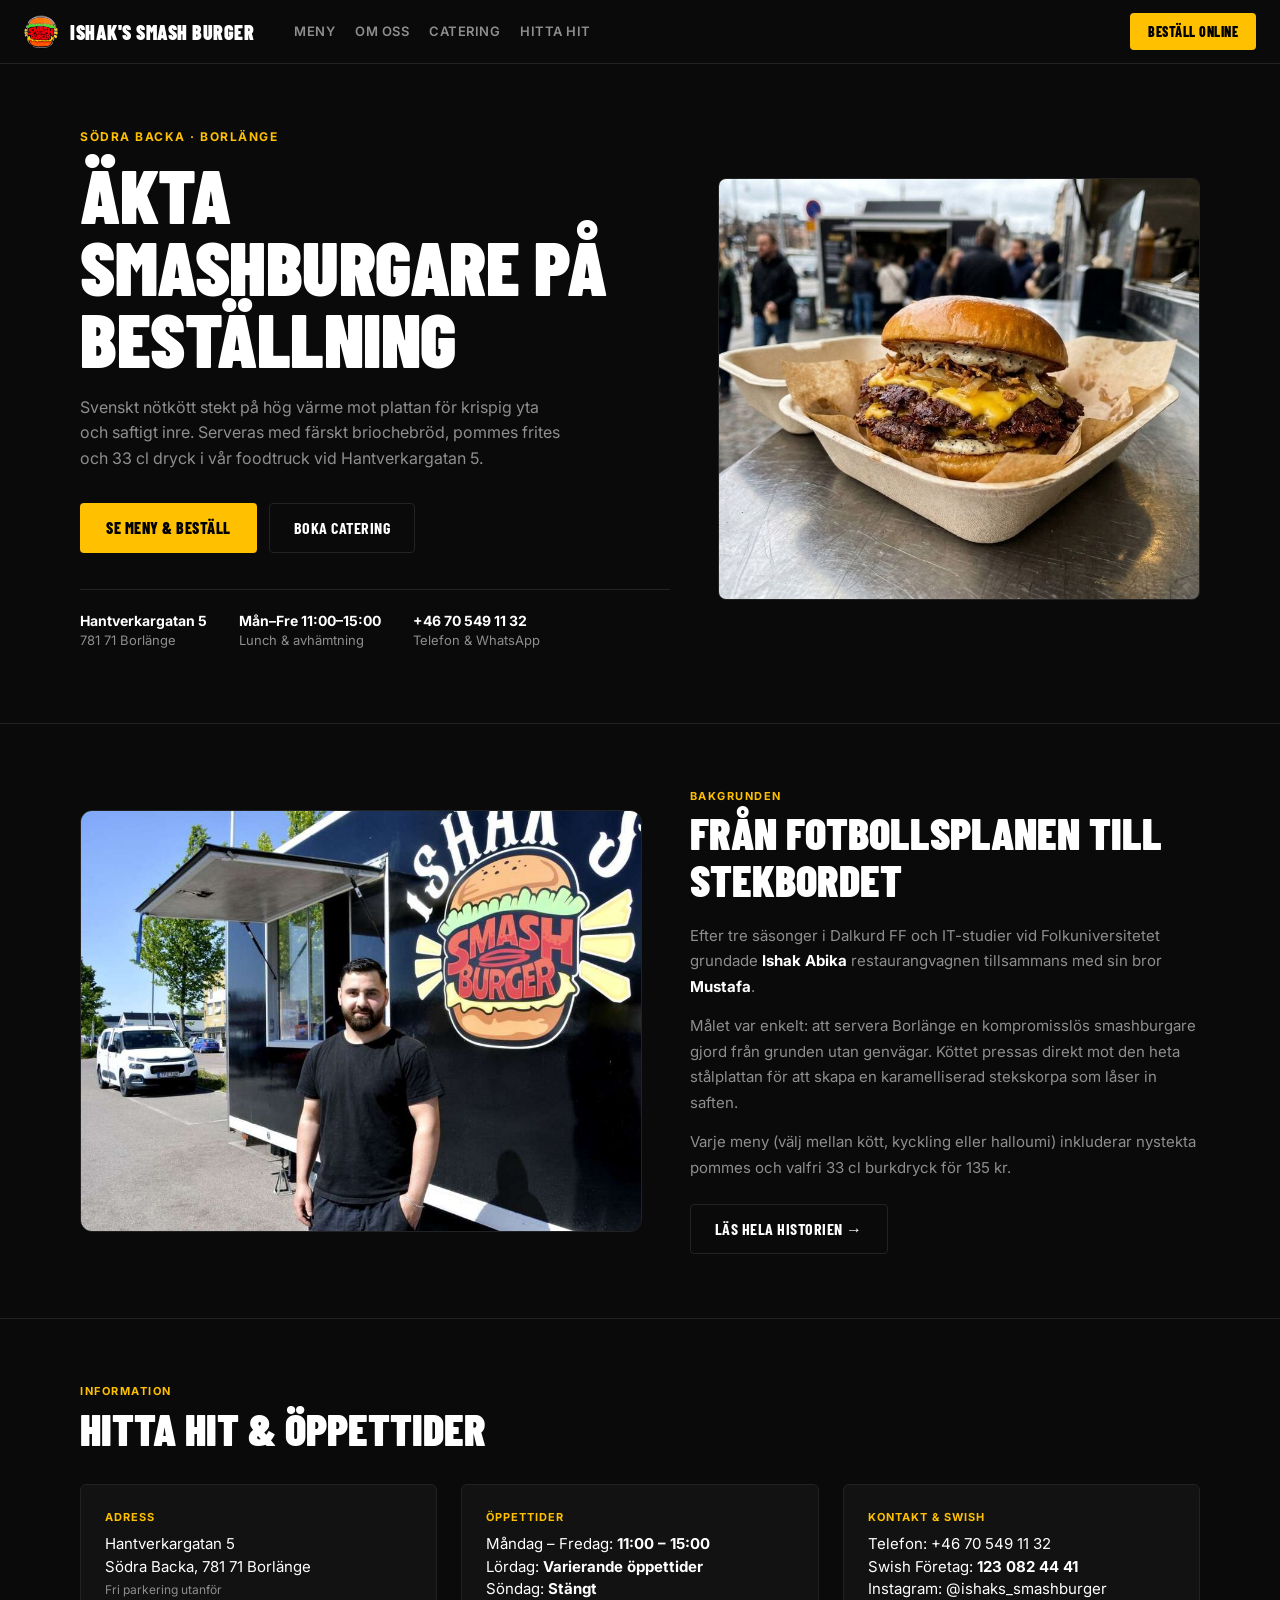
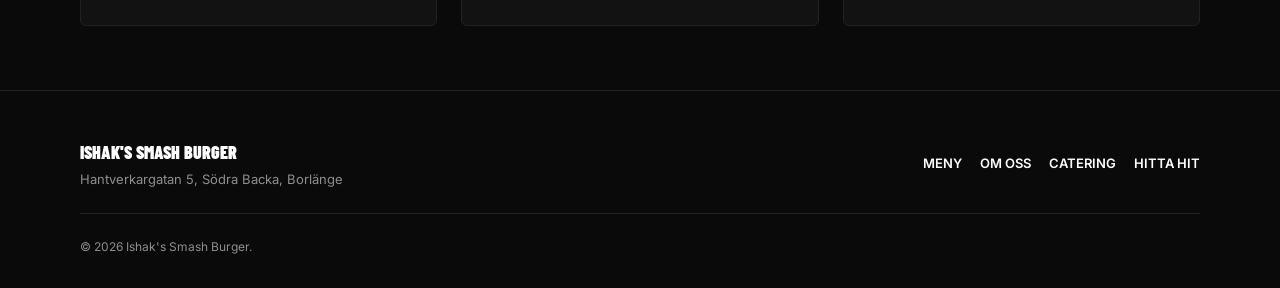
<file: index.html>
<!DOCTYPE html>
<html lang="sv">
<head>
  <meta charset="UTF-8" />
  <meta name="viewport" content="width=device-width, initial-scale=1.0" />
  <title>Ishak's Smash Burger — Södra Backa, Borlänge</title>
  <meta name="description" content="Äkta smashburgare på svenskt nötkött vid Hantverkargatan 5, Borlänge. Öppet mån–fre 11:00–15:00." />
  <meta property="og:title" content="Ishak's Smash Burger — Södra Backa, Borlänge" />
  <meta property="og:description" content="Äkta smashburgare på svenskt nötkött. Hantverkargatan 5, Borlänge. Öppet mån–fre 11:00–15:00." />
  <meta property="og:image" content="https://tal3at10.github.io/ishaks-smashburger/assets/images/ishak-portrait.jpg" />
  <meta property="og:url" content="https://tal3at10.github.io/ishaks-smashburger/" />
  <meta property="og:type" content="restaurant" />
  <meta name="theme-color" content="#0A0A0A" />
  <link rel="canonical" href="https://tal3at10.github.io/ishaks-smashburger/" />
  <link rel="icon" type="image/png" href="assets/images/logo.png" />
  <link rel="preconnect" href="https://fonts.googleapis.com" />
  <link rel="preconnect" href="https://fonts.gstatic.com" crossorigin />
  <link href="https://fonts.googleapis.com/css2?family=Barlow+Condensed:wght@700;800;900&family=Inter:wght@400;500;600;700&display=swap" rel="stylesheet" />
  <link rel="stylesheet" href="styles.css" />
  <script type="application/ld+json">
  {
    "@context": "https://schema.org",
    "@type": "FoodEstablishment",
    "name": "Ishak's Smash Burger",
    "description": "Äkta smashburgare på svenskt nötkött i foodtruck vid Hantverkargatan 5, Borlänge.",
    "url": "https://tal3at10.github.io/ishaks-smashburger/",
    "telephone": "+46705491132",
    "servesCuisine": "American",
    "priceRange": "kr",
    "address": {
      "@type": "PostalAddress",
      "streetAddress": "Hantverkargatan 5",
      "addressLocality": "Borlänge",
      "postalCode": "781 71",
      "addressRegion": "Dalarna",
      "addressCountry": "SE"
    },
    "geo": {
      "@type": "GeoCoordinates",
      "latitude": 60.4765,
      "longitude": 15.4337
    },
    "openingHoursSpecification": [
      {
        "@type": "OpeningHoursSpecification",
        "dayOfWeek": ["Monday","Tuesday","Wednesday","Thursday","Friday"],
        "opens": "11:00",
        "closes": "15:00"
      }
    ],
    "menu": "https://tal3at10.github.io/ishaks-smashburger/menu.html",
    "hasMap": "https://maps.google.com/?q=Hantverkargatan+5,+Borlange,+Sweden"
  }
  </script>
</head>

<body>

  <!-- NAV -->
  <nav class="site-nav">
    <a href="index.html" class="nav-brand" aria-label="Startsida">
      <img src="assets/images/logo.png" alt="Ishak's Smash Burger" />
      <span class="nav-brand-title">ISHAK'S SMASH BURGER</span>
    </a>
    <div class="nav-links" id="navLinks">
      <a href="menu.html">Meny</a>
      <a href="om-oss.html">Om oss</a>
      <a href="catering.html">Catering</a>
      <a href="hitta-hit.html">Hitta hit</a>
    </div>
    <div class="nav-actions">
      <a href="menu.html" class="btn-nav-order">Beställ online</a>
      <button class="nav-hamburger" id="hamburger" aria-label="Meny">
        <span></span><span></span><span></span>
      </button>
    </div>
  </nav>

  <main class="page-top">

    <!-- HERO -->
    <section class="hero-clean">
      <div class="container">
        <div class="hero-clean-grid">
          <div>
            <div class="hero-clean-tag">Södra Backa · Borlänge</div>
            <h1 class="hero-clean-title">Äkta smashburgare på beställning</h1>
            <p class="hero-clean-desc">
              Svenskt nötkött stekt på hög värme mot plattan för krispig yta och saftigt inre.
              Serveras med färskt briochebröd, pommes frites och 33 cl dryck i vår foodtruck vid Hantverkargatan 5.
            </p>
            <div class="hero-clean-actions">
              <a href="menu.html" class="btn-black-yellow">Se meny &amp; beställ</a>
              <a href="catering.html" class="btn-black-outline">Boka catering</a>
            </div>
            <div class="hero-clean-meta">
              <div>
                <strong data-store-address>Hantverkargatan 5</strong>
                <span>781 71 Borlänge</span>
              </div>
              <div>
                <strong>Mån–Fre 11:00–15:00</strong>
                <span>Lunch &amp; avhämtning</span>
              </div>
              <div>
                <strong data-store-phone>070-549 11 32</strong>
                <span>Telefon &amp; WhatsApp</span>
              </div>
            </div>
          </div>

          <div class="hero-clean-img-wrap">
            <img src="assets/images/smash-burger-2.jpg" alt="Smashburger från Ishak's vid foodtrucken" />
          </div>
        </div>
      </div>
    </section>

    <!-- ABOUT SECTION -->
    <section class="section">
      <div class="container">
        <div class="about-split">
          <div class="about-photo">
            <img src="assets/images/foodtruck-exterior.jpg" alt="Ishak Abika vid sin foodtruck i Borlänge" />
          </div>
          <div class="about-text">
            <div class="section-tag">Bakgrunden</div>
            <h2 class="section-title" style="margin-bottom: 20px;">Från fotbollsplanen till stekbordet</h2>
            <p>
              Efter tre säsonger i Dalkurd FF och IT-studier vid Folkuniversitetet grundade <strong>Ishak Abika</strong> restaurangvagnen tillsammans med sin bror <strong>Mustafa</strong>.
            </p>
            <p>
              Målet var enkelt: att servera Borlänge en kompromisslös smashburgare gjord från grunden utan genvägar. Köttet pressas direkt mot den heta stålplattan för att skapa en karamelliserad stekskorpa som låser in saften.
            </p>
            <p>
              Varje meny (välj mellan kött, kyckling eller halloumi) inkluderar nystekta pommes och valfri 33 cl burkdryck för 135 kr.
            </p>
            <div style="margin-top: 24px;">
              <a href="om-oss.html" class="btn-black-outline">Läs hela historien &rarr;</a>
            </div>
          </div>
        </div>
      </div>
    </section>

    <!-- QUICK INFO -->
    <section class="section">
      <div class="container">
        <div class="section-head">
          <div class="section-tag">Information</div>
          <h2 class="section-title">Hitta hit &amp; öppettider</h2>
        </div>
        <div class="quick-info-row">
          <div class="quick-info-col">
            <div class="quick-info-label">Adress</div>
            <div class="quick-info-val">
              Hantverkargatan 5<br>
              Södra Backa, 781 71 Borlänge<br>
              <span style="font-size:12px;color:#8E8E8E;">Fri parkering utanför</span>
            </div>
          </div>
          <div class="quick-info-col">
            <div class="quick-info-label">Öppettider</div>
            <div class="quick-info-val">
              Måndag – Fredag: <strong>11:00 – 15:00</strong><br>
              Lördag: <strong>Varierande öppettider</strong><br>
              Söndag: <strong>Stängt</strong>
            </div>
          </div>
          <div class="quick-info-col">
            <div class="quick-info-label">Kontakt &amp; Swish</div>
            <div class="quick-info-val">
              Telefon: <a href="tel:+46705491132" data-store-phone>070-549 11 32</a><br>
              Swish Företag: <strong data-store-swish>123 082 44 41</strong><br>
              Instagram: <a href="https://www.instagram.com/ishaks_smashburger/" target="_blank" rel="noopener">@ishaks_smashburger</a>
            </div>
          </div>
        </div>
      </div>
    </section>

  </main>

  <!-- FOOTER -->
  <footer class="site-footer">
    <div class="container">
      <div class="footer-row">
        <div>
          <span style="font-family:var(--font-display);font-weight:900;font-size:18px;">ISHAK'S SMASH BURGER</span>
          <p style="font-size:13px;color:#8E8E8E;margin-top:4px;"><span data-store-address>Hantverkargatan 5</span>, Södra Backa, Borlänge</p>
        </div>
        <div style="display:flex;gap:18px;font-size:13px;font-weight:600;text-transform:uppercase;">
          <a href="menu.html">Meny</a>
          <a href="om-oss.html">Om oss</a>
          <a href="catering.html">Catering</a>
          <a href="hitta-hit.html">Hitta hit</a>
        </div>
      </div>
      <div class="footer-copy">
        © 2026 Ishak's Smash Burger.
      </div>
    </div>
  </footer>

  <script src="store.js"></script>
  <script src="app.js"></script>
</body>
</html>
</file>
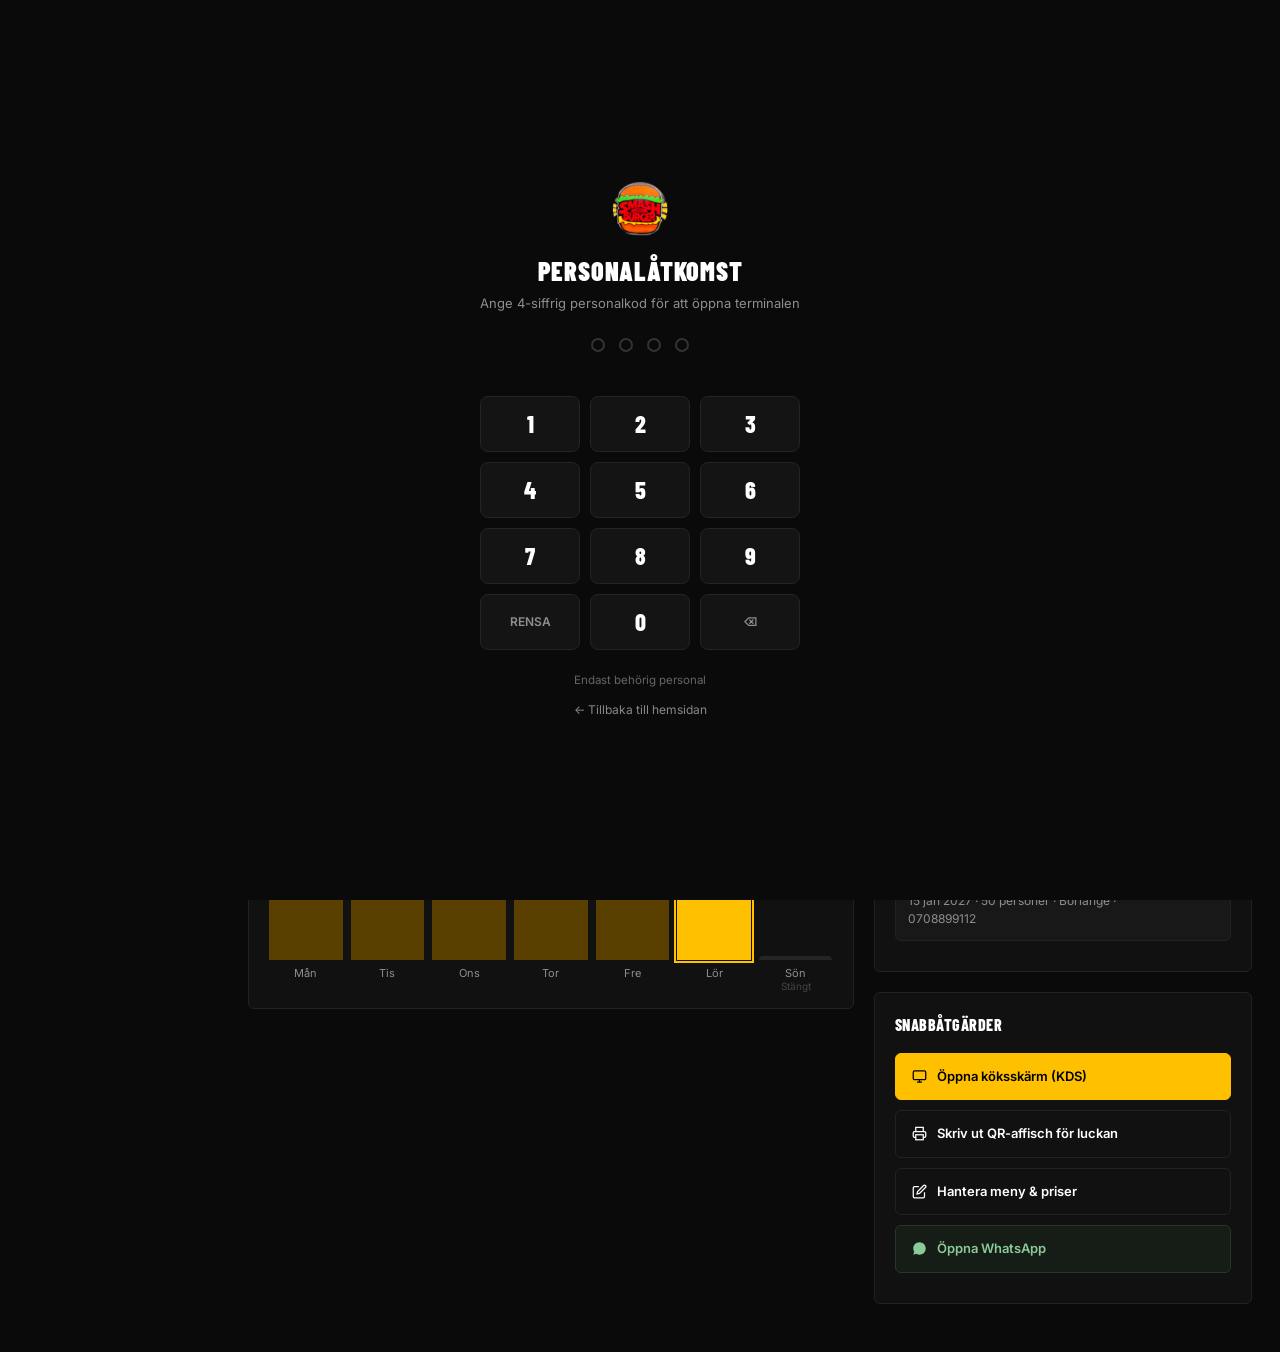
<file: admin/index.html>
<!DOCTYPE html>
<html lang="sv">
<head>
  <meta charset="UTF-8" />
  <meta name="viewport" content="width=device-width, initial-scale=1.0" />
  <title>Admin — Ishak's Smash Burger</title>
  <meta name="robots" content="noindex, nofollow" />
  <link rel="icon" type="image/png" href="../assets/images/logo.png" />
  <link rel="preconnect" href="https://fonts.googleapis.com" />
  <link rel="preconnect" href="https://fonts.gstatic.com" crossorigin />
  <link href="https://fonts.googleapis.com/css2?family=Barlow+Condensed:wght@700;800;900&family=Inter:wght@400;500;600;700&display=swap" rel="stylesheet" />
<style>
*,*::before,*::after{box-sizing:border-box;margin:0;padding:0}
:root{
  --bg:#0A0A0A;--surface:#111111;--surface-2:#181818;--border:#222;
  --ink:#fff;--muted:#8E8E8E;--yellow:#FFC000;--yellow-dim:#3a2900;
  --green:#4caf50;--green-dim:#132416;--red:#e57373;--red-dim:#2b1111;
  --sidebar:220px;--font-d:'Barlow Condensed',sans-serif;--font-b:'Inter',system-ui,sans-serif;
}
body{background:var(--bg);color:var(--ink);font-family:var(--font-b);font-size:14px;line-height:1.5;-webkit-font-smoothing:antialiased;display:flex;min-height:100vh}
a{text-decoration:none;color:inherit}button{cursor:pointer;border:none;background:none;font:inherit;color:inherit}
input,select,textarea{font:inherit;color:inherit;background:var(--surface-2);border:1px solid var(--border);border-radius:6px;padding:8px 12px;width:100%;outline:none;transition:border-color .15s}
input:focus,select:focus,textarea:focus{border-color:#444}

/* SIDEBAR */
.sidebar{
  width:var(--sidebar);min-width:var(--sidebar);background:var(--surface);border-right:1px solid var(--border);
  display:flex;flex-direction:column;position:fixed;top:0;left:0;height:100vh;z-index:200;transition:transform .25s;
}
.sidebar-logo{padding:20px 20px 16px;border-bottom:1px solid var(--border);display:flex;align-items:center;gap:10px}
.sidebar-logo svg{flex-shrink:0}
.sidebar-logo-text{font-family:var(--font-d);font-weight:900;font-size:16px;line-height:1.1;text-transform:uppercase}
.sidebar-logo-text span{display:block;font-size:11px;font-weight:500;text-transform:none;color:var(--muted)}
.sidebar-nav{flex:1;padding:12px 0;overflow-y:auto}
.nav-item{
  display:flex;align-items:center;gap:10px;padding:10px 20px;font-size:13px;font-weight:500;
  color:var(--muted);cursor:pointer;border-left:3px solid transparent;transition:all .15s;
}
.nav-item:hover{color:#fff;background:var(--surface-2)}
.nav-item.active{color:#fff;border-color:var(--yellow);background:rgba(255,192,0,.06)}
.nav-item svg{flex-shrink:0;opacity:.7}
.nav-item.active svg{opacity:1}
.sidebar-sep{height:1px;background:var(--border);margin:10px 20px}
.sidebar-link{
  display:flex;align-items:center;gap:10px;padding:9px 20px;font-size:12.5px;font-weight:500;
  color:var(--muted);transition:all .15s;
}
.sidebar-link:hover{color:#fff;background:var(--surface-2)}
.sidebar-link svg{flex-shrink:0;opacity:.7}
.sidebar-footer{padding:16px 20px;border-top:1px solid var(--border)}
.sidebar-footer-name{font-size:12px;font-weight:600;margin-bottom:6px}
.demo-badge{display:inline-block;background:var(--yellow);color:#000;font-family:var(--font-d);font-weight:800;font-size:11px;text-transform:uppercase;padding:3px 8px;border-radius:3px;letter-spacing:.5px}

/* MAIN */
.main{margin-left:var(--sidebar);flex:1;display:flex;flex-direction:column;min-height:100vh}
.topbar{
  position:sticky;top:0;z-index:100;background:var(--bg);border-bottom:1px solid var(--border);
  padding:0 28px;height:60px;display:flex;align-items:center;justify-content:space-between;gap:16px;
}
.topbar-left{display:flex;align-items:center;gap:14px}
.topbar-title{font-family:var(--font-d);font-weight:900;font-size:22px;text-transform:uppercase}
.topbar-sub{font-size:12px;color:var(--muted)}
.status-pill{display:flex;align-items:center;gap:7px;font-size:12px;font-weight:600;padding:6px 12px;border-radius:4px;border:1px solid #243b2a;background:#141f17;color:#8cc999}
.status-pill.closed{border-color:#382220;background:#1f1414;color:#d98e87}
.dot{width:6px;height:6px;border-radius:50%;background:#38a169}
.topbar-btn{background:var(--surface-2);border:1px solid var(--border);border-radius:4px;padding:7px 13px;font-size:12px;font-weight:600;letter-spacing:.3px;display:inline-flex;align-items:center;gap:7px;color:#ccc;transition:all .15s}
.topbar-btn:hover{border-color:#444;color:#fff;background:#222}
.topbar-btn.primary{background:var(--yellow);color:#000;border-color:var(--yellow);font-weight:700}
.topbar-btn.primary:hover{background:#e5ac00;border-color:#e5ac00}
.mobile-menu-btn{display:none;padding:8px;border-radius:6px;border:1px solid var(--border)}

/* CONTENT */
.content{padding:28px;flex:1}
.page{display:none}.page.active{display:block}

/* KPI GRID */
.kpi-grid{display:grid;grid-template-columns:repeat(4,1fr);gap:16px;margin-bottom:24px}
.kpi-card{background:var(--surface);border:1px solid var(--border);border-radius:6px;padding:18px 20px}
.kpi-label{font-size:11px;font-weight:700;text-transform:uppercase;letter-spacing:1px;color:var(--muted);margin-bottom:8px}
.kpi-value{font-family:var(--font-d);font-weight:900;font-size:30px;color:var(--yellow);line-height:1}
.kpi-sub{margin-top:6px;font-size:12px;color:var(--muted);font-weight:500}

/* SECTION CARDS */
.card{background:var(--surface);border:1px solid var(--border);border-radius:6px;padding:20px;margin-bottom:20px}
.card-title{font-family:var(--font-d);font-weight:800;font-size:16px;text-transform:uppercase;letter-spacing:.5px;margin-bottom:16px;display:flex;align-items:center;justify-content:space-between}

/* TABLES */
.data-table{width:100%;border-collapse:collapse}
.data-table th{font-size:11px;font-weight:700;text-transform:uppercase;letter-spacing:.8px;color:var(--muted);padding:8px 12px;text-align:left;border-bottom:1px solid var(--border)}
.data-table td{padding:11px 12px;border-bottom:1px solid #1a1a1a;font-size:13px;vertical-align:middle}
.data-table tr:last-child td{border:none}
.data-table tbody tr{transition:background .1s}
.data-table tbody tr:hover{background:var(--surface-2)}

/* STATUS TAGS */
.status-tag{display:inline-flex;align-items:center;gap:6px;font-size:11px;font-weight:600;padding:3px 8px;border-radius:3px;text-transform:uppercase;letter-spacing:.3px}
.status-done{background:#181818;color:#888;border:1px solid #262626}
.status-done::before{content:'';width:5px;height:5px;border-radius:50%;background:#555}
.status-active{background:#241d06;color:var(--yellow);border:1px solid #4a3a00}
.status-active::before{content:'';width:5px;height:5px;border-radius:50%;background:var(--yellow)}
.status-canceled{background:#261210;color:#c9756b;border:1px solid #421c17}

.badge{display:inline-flex;align-items:center;gap:4px;font-size:11px;font-weight:600;padding:3px 8px;border-radius:3px;text-transform:uppercase;letter-spacing:.3px}
.badge-green{background:#141f17;color:#8cc999;border:1px solid #233b2a}
.badge-yellow{background:var(--yellow-dim);color:var(--yellow);border:1px solid #4a3a00}
.badge-red{background:var(--red-dim);color:var(--red);border:1px solid #4a1d1d}
.badge-muted{background:#1c1c1c;color:var(--muted);border:1px solid #2a2a2a}

/* BARS */
.bar-wrap{margin-bottom:14px}
.bar-label{display:flex;justify-content:space-between;font-size:12px;margin-bottom:6px}
.bar-track{background:#1e1e1e;border-radius:3px;height:6px;overflow:hidden}
.bar-fill{height:100%;background:var(--yellow);border-radius:3px;transition:width .6s ease}

/* WEEKLY CHART */
.chart-wrap{display:flex;align-items:flex-end;gap:8px;height:140px;padding-bottom:28px;position:relative}
.chart-bar-col{flex:1;display:flex;flex-direction:column;align-items:center;gap:0;position:relative}
.chart-bar{width:100%;border-radius:4px 4px 0 0;min-height:4px;transition:height .4s ease;position:relative}
.chart-bar.active-day{outline:2px solid var(--yellow);outline-offset:1px}
.chart-bar-val{font-size:11px;color:var(--muted);position:absolute;top:-18px;white-space:nowrap;left:50%;transform:translateX(-50%)}
.chart-day{font-size:11px;color:var(--muted);margin-top:6px;position:absolute;bottom:-22px}
.chart-closed{font-size:10px;color:#444;position:absolute;bottom:-34px}

/* TWO COL */
.two-col{display:grid;grid-template-columns:1.6fr 1fr;gap:20px}
.three-col{display:grid;grid-template-columns:repeat(3,1fr);gap:16px}

/* CATERING ITEM */
.catering-item{padding:12px;background:var(--surface-2);border-radius:6px;border:1px solid var(--border);margin-bottom:10px;display:flex;align-items:flex-start;justify-content:space-between;gap:12px}
.catering-name{font-weight:600;font-size:13px;margin-bottom:3px}
.catering-meta{font-size:12px;color:var(--muted)}

/* QUICK ACTIONS */
.action-btn{display:flex;align-items:center;gap:10px;padding:13px 16px;border-radius:6px;border:1px solid var(--border);font-size:13px;font-weight:600;width:100%;margin-bottom:10px;transition:all .15s}
.action-btn:hover{border-color:#444;background:var(--surface-2)}
.action-btn.primary{background:var(--yellow);color:#000;border-color:var(--yellow)}
.action-btn.primary:hover{background:#E5AC00;border-color:#E5AC00}
.action-btn.wa{background:#151d16;color:#8cc999;border-color:#263829}
.action-btn.wa:hover{background:#1a261c;border-color:#35523a}

/* ORDER FILTERS */
.filter-tabs{display:flex;gap:4px;margin-bottom:16px;border-bottom:1px solid var(--border);padding-bottom:0}
.filter-tab{font-family:var(--font-d);font-weight:800;font-size:13px;text-transform:uppercase;letter-spacing:.5px;padding:10px 16px;color:var(--muted);border-bottom:2px solid transparent;cursor:pointer;transition:all .15s;white-space:nowrap}
.filter-tab.active{color:#fff;border-color:var(--yellow)}
.filter-tab:hover{color:#fff}
.search-row{display:flex;gap:10px;margin-bottom:16px}
.search-row input{max-width:280px}

/* ORDER DETAIL EXPAND */
.order-detail{background:var(--surface-2);padding:14px 12px;border-top:1px solid var(--border);font-size:12px;color:var(--muted);display:none}
.order-detail.open{display:block}
.order-items-list{list-style:none;margin:6px 0 10px}
.order-items-list li{padding:3px 0;display:flex;justify-content:space-between}

/* MENU ADMIN */
.menu-admin-tabs{display:flex;gap:4px;margin-bottom:20px;flex-wrap:wrap}
.menu-admin-tab{font-family:var(--font-d);font-weight:800;font-size:13px;text-transform:uppercase;padding:8px 14px;border-radius:4px;border:1px solid var(--border);color:var(--muted);cursor:pointer;transition:all .15s}
.menu-admin-tab.active{background:var(--yellow);color:#000;border-color:var(--yellow)}
.menu-row{display:grid;grid-template-columns:52px 1fr auto auto;align-items:center;gap:14px;padding:12px 0;border-bottom:1px solid #1a1a1a}
.menu-row:last-child{border:none}
.menu-row-img{width:52px;height:40px;border-radius:5px;object-fit:cover;border:1px solid var(--border)}
.menu-row-name{font-weight:600;font-size:13px}
.menu-row-desc{font-size:12px;color:var(--muted);margin-top:2px}
.price-input{width:80px;text-align:center;font-family:var(--font-d);font-weight:800;font-size:16px;color:var(--yellow)}
.toggle{position:relative;width:38px;height:21px;cursor:pointer}
.toggle input{opacity:0;width:0;height:0;position:absolute}
.toggle-track{position:absolute;top:0;left:0;right:0;bottom:0;background:#333;border-radius:21px;transition:.2s}
.toggle input:checked+.toggle-track{background:var(--yellow)}
.toggle-thumb{position:absolute;height:15px;width:15px;left:3px;bottom:3px;background:#fff;border-radius:50%;transition:.2s}
.toggle input:checked~.toggle-thumb{transform:translateX(17px)}

/* STATISTIK CHARTS */
.stat-kpi-grid{display:grid;grid-template-columns:repeat(3,1fr);gap:16px;margin-bottom:24px}
.period-tabs{display:flex;gap:4px;margin-bottom:20px}
.period-tab{font-size:12px;font-weight:600;padding:6px 14px;border-radius:4px;border:1px solid var(--border);color:var(--muted);cursor:pointer}
.period-tab.active{background:var(--surface-2);color:#fff;border-color:#333}
.heatmap{display:grid;grid-template-columns:40px repeat(5,1fr);gap:3px}
.heatmap-label{font-size:11px;color:var(--muted);display:flex;align-items:center}
.heatmap-cell{height:32px;border-radius:3px;display:flex;align-items:center;justify-content:center;font-size:10px;font-weight:600}
.heatmap-header{font-size:11px;color:var(--muted);text-align:center;padding:4px 0}
.tall-chart{height:180px;display:flex;align-items:flex-end;gap:6px;padding-bottom:24px;position:relative;margin-top:8px}
.tall-bar-col{flex:1;display:flex;flex-direction:column;align-items:center;position:relative}
.tall-bar{width:100%;border-radius:3px 3px 0 0;min-height:2px;position:relative;transition:height .5s ease}
.tall-bar-val{position:absolute;top:-16px;font-size:10px;color:var(--muted);left:50%;transform:translateX(-50%);white-space:nowrap}
.tall-day{font-size:10px;color:var(--muted);position:absolute;bottom:-18px}

/* INSTELLNINGAR */
.settings-section{margin-bottom:28px}
.settings-label{font-size:11px;font-weight:700;text-transform:uppercase;letter-spacing:1px;color:var(--muted);margin-bottom:8px;display:block}
.settings-row{display:grid;grid-template-columns:1fr 1fr;gap:16px;margin-bottom:12px}
.hours-row{display:grid;grid-template-columns:120px 1fr 1fr 60px;align-items:center;gap:12px;padding:8px 0;border-bottom:1px solid #1a1a1a}
.hours-day{font-size:13px;font-weight:600}
.save-btn{background:var(--yellow);color:#000;font-family:var(--font-d);font-weight:800;font-size:14px;text-transform:uppercase;letter-spacing:.5px;padding:10px 24px;border-radius:5px;transition:background .15s}
.save-btn:hover{background:#E5AC00}

/* TOAST */
.toast{position:fixed;bottom:24px;right:24px;background:#1e1e1e;border:1px solid var(--border);border-left:3px solid var(--green);border-radius:6px;padding:12px 18px;font-size:13px;font-weight:500;z-index:9999;transform:translateY(80px);opacity:0;transition:all .3s;pointer-events:none;max-width:280px}
.toast.show{transform:translateY(0);opacity:1}

/* OVERLAY */
.sidebar-overlay{display:none;position:fixed;inset:0;background:rgba(0,0,0,.7);z-index:190}

/* STAT CARD */
.stat-card{background:var(--surface);border:1px solid var(--border);border-radius:8px;padding:18px}
.stat-card-label{font-size:11px;font-weight:700;text-transform:uppercase;letter-spacing:1px;color:var(--muted);margin-bottom:8px}
.stat-card-val{font-family:var(--font-d);font-weight:900;font-size:28px;color:var(--yellow)}
.stat-card-sub{font-size:12px;color:var(--muted);margin-top:4px}

/* ORDER COUNT BADGE */
.nav-count{margin-left:auto;background:var(--yellow-dim);color:var(--yellow);font-size:11px;font-weight:700;padding:2px 7px;border-radius:10px}

.table-responsive{width:100%;overflow-x:auto;-webkit-overflow-scrolling:touch}

@media(max-width:900px){
  .kpi-grid{grid-template-columns:repeat(2,1fr)}
  .two-col{grid-template-columns:1fr}
  .stat-kpi-grid{grid-template-columns:repeat(2,1fr)}
  .three-col{grid-template-columns:1fr}
}
@media(max-width:768px){
  .sidebar{transform:translateX(-100%)}
  .sidebar.open{transform:translateX(0)}
  .sidebar-overlay.open{display:block}
  .main{margin-left:0}
  .mobile-menu-btn{display:flex}
  .topbar{padding:0 14px;height:56px}
  .topbar-left{gap:10px;min-width:0}
  .topbar-title{font-size:18px}
  .topbar-sub{display:none}
  .topbar-btn{display:none !important}
  .status-pill{padding:4px 8px;font-size:11px}
  .status-pill span:last-child{display:none}
  .content{padding:14px}
  .kpi-grid{grid-template-columns:repeat(2,1fr);gap:10px}
  .kpi-card{padding:12px 14px}
  .kpi-value{font-size:24px}
  .kpi-sub{font-size:11px}
  .table-responsive{margin:0 -4px}
  .data-table{min-width:480px}
  .data-table th, .data-table td{padding:9px 10px;font-size:12px}
  .search-row{flex-direction:column;gap:8px}
  .search-row input, .search-row select{max-width:100% !important;width:100%}
  .filter-tabs{overflow-x:auto;white-space:nowrap;padding-bottom:6px;-webkit-overflow-scrolling:touch}
  .heatmap{overflow-x:auto;min-width:320px;-webkit-overflow-scrolling:touch}
  .settings-row{grid-template-columns:1fr}
  .hours-row{grid-template-columns:1fr 1fr 1fr 50px}
  .menu-row{grid-template-columns:40px 1fr auto auto;gap:10px}
  .menu-admin-tabs{overflow-x:auto;white-space:nowrap;padding-bottom:6px;-webkit-overflow-scrolling:touch}
}
</style>
</head>
<body>

<div class="sidebar-overlay" id="overlay"></div>

<!-- SIDEBAR -->
<aside class="sidebar" id="sidebar">
  <a href="../index.html" class="sidebar-logo" title="Tillbaka till webbplatsen">
    <img src="../assets/images/logo.png" alt="Ishak's Smash Burger" style="width:36px;height:36px;object-fit:contain;flex-shrink:0" />
    <div class="sidebar-logo-text">
      Ishak's<span>Smash Burger</span>
    </div>
  </a>

  <nav class="sidebar-nav">
    <div class="nav-item active" data-page="oversikt">
      <svg width="16" height="16" fill="none" stroke="currentColor" stroke-width="1.8" viewBox="0 0 24 24"><rect x="3" y="3" width="7" height="7" rx="1"/><rect x="14" y="3" width="7" height="7" rx="1"/><rect x="3" y="14" width="7" height="7" rx="1"/><rect x="14" y="14" width="7" height="7" rx="1"/></svg>
      Översikt
    </div>
    <div class="nav-item" data-page="bestallningar">
      <svg width="16" height="16" fill="none" stroke="currentColor" stroke-width="1.8" viewBox="0 0 24 24"><path d="M9 5H7a2 2 0 00-2 2v12a2 2 0 002 2h10a2 2 0 002-2V7a2 2 0 00-2-2h-2"/><rect x="9" y="3" width="6" height="4" rx="1"/><path d="M9 12h6M9 16h4"/></svg>
      Beställningar
      <span class="nav-count" id="pendingCount">2</span>
    </div>
    <div class="nav-item" data-page="meny">
      <svg width="16" height="16" fill="none" stroke="currentColor" stroke-width="1.8" viewBox="0 0 24 24"><path d="M12 2C6.48 2 2 6.48 2 12s4.48 10 10 10 10-4.48 10-10S17.52 2 12 2z"/><path d="M8 12h8M12 8v8"/></svg>
      Meny
    </div>
    <div class="nav-item" data-page="statistik">
      <svg width="16" height="16" fill="none" stroke="currentColor" stroke-width="1.8" viewBox="0 0 24 24"><path d="M18 20V10M12 20V4M6 20v-6"/></svg>
      Statistik
    </div>
    <div class="nav-item" data-page="installningar">
      <svg width="16" height="16" fill="none" stroke="currentColor" stroke-width="1.8" viewBox="0 0 24 24"><circle cx="12" cy="12" r="3"/><path d="M19.4 15a1.65 1.65 0 00.33 1.82l.06.06a2 2 0 010 2.83 2 2 0 01-2.83 0l-.06-.06a1.65 1.65 0 00-1.82-.33 1.65 1.65 0 00-1 1.51V21a2 2 0 01-4 0v-.09A1.65 1.65 0 009 19.4a1.65 1.65 0 00-1.82.33l-.06.06a2 2 0 01-2.83-2.83l.06-.06A1.65 1.65 0 004.68 15a1.65 1.65 0 00-1.51-1H3a2 2 0 010-4h.09A1.65 1.65 0 004.6 9a1.65 1.65 0 00-.33-1.82l-.06-.06a2 2 0 012.83-2.83l.06.06A1.65 1.65 0 009 4.68a1.65 1.65 0 001-1.51V3a2 2 0 014 0v.09a1.65 1.65 0 001 1.51 1.65 1.65 0 001.82-.33l.06-.06a2 2 0 012.83 2.83l-.06.06A1.65 1.65 0 0019.4 9a1.65 1.65 0 001.51 1H21a2 2 0 010 4h-.09a1.65 1.65 0 00-1.51 1z"/></svg>
      Inställningar
    </div>
    <div class="sidebar-sep"></div>
    <a href="kds.html" class="sidebar-link">
      <svg width="15" height="15" fill="none" stroke="currentColor" stroke-width="1.8" viewBox="0 0 24 24"><rect x="2" y="3" width="20" height="14" rx="2"/><line x1="8" y1="21" x2="16" y2="21"/><line x1="12" y1="17" x2="12" y2="21"/></svg>
      Köksskärm (KDS)
    </a>
    <a href="qr.html" class="sidebar-link">
      <svg width="15" height="15" fill="none" stroke="currentColor" stroke-width="1.8" viewBox="0 0 24 24"><polyline points="6 9 6 2 18 2 18 9"/><path d="M6 18H4a2 2 0 0 1-2-2v-5a2 2 0 0 1 2-2h16a2 2 0 0 1 2 2v5a2 2 0 0 1-2 2h-2"/><rect x="6" y="14" width="12" height="8"/></svg>
      Fönsteraffisch &amp; QR
    </a>
    <a href="../menu.html" class="sidebar-link">
      <svg width="15" height="15" fill="none" stroke="currentColor" stroke-width="1.8" viewBox="0 0 24 24"><path d="M18 13v6a2 2 0 0 1-2 2H5a2 2 0 0 1-2-2V8a2 2 0 0 1 2-2h6"/><polyline points="15 3 21 3 21 9"/><line x1="10" y1="14" x2="21" y2="3"/></svg>
      Öppna beställningssida
    </a>
    <button type="button" class="sidebar-link" onclick="IshakAuth.lock()" style="width:100%;text-align:left;">
      <svg width="15" height="15" fill="none" stroke="currentColor" stroke-width="1.8" viewBox="0 0 24 24"><rect x="3" y="11" width="18" height="11" rx="2"/><path d="M7 11V7a5 5 0 0110 0v4"/></svg>
      Lås terminal
    </button>
  </nav>

  <div class="sidebar-footer">
    <div class="sidebar-footer-name">Ishak's Smash Burger</div>
    <div style="font-size:11px;color:#666;margin-top:2px;">Hantverkargatan 5 · Borlänge</div>
  </div>
</aside>

<!-- MAIN -->
<div class="main">
  <div class="topbar">
    <div class="topbar-left">
      <button class="mobile-menu-btn" id="menuBtn" aria-label="Meny">
        <svg width="20" height="20" fill="none" stroke="currentColor" stroke-width="2" viewBox="0 0 24 24"><path d="M3 12h18M3 6h18M3 18h18"/></svg>
      </button>
      <div>
        <div class="topbar-title" id="pageTitle">Översikt</div>
        <div class="topbar-sub" id="pageDate"></div>
      </div>
    </div>
    <div style="display:flex;align-items:center;gap:10px">
      <a href="kds.html" class="topbar-btn primary" style="text-decoration:none;">
        <svg width="14" height="14" fill="none" stroke="currentColor" stroke-width="2" viewBox="0 0 24 24"><rect x="2" y="3" width="20" height="14" rx="2"/><line x1="8" y1="21" x2="16" y2="21"/><line x1="12" y1="17" x2="12" y2="21"/></svg>
        Köksskärm (KDS)
      </a>
      <a href="qr.html" class="topbar-btn" style="text-decoration:none;">
        <svg width="14" height="14" fill="none" stroke="currentColor" stroke-width="2" viewBox="0 0 24 24"><polyline points="6 9 6 2 18 2 18 9"/><path d="M6 18H4a2 2 0 0 1-2-2v-5a2 2 0 0 1 2-2h16a2 2 0 0 1 2 2v5a2 2 0 0 1-2 2h-2"/><rect x="6" y="14" width="12" height="8"/></svg>
        Fönsteraffisch &amp; QR
      </a>
      <div class="status-pill open" id="statusPill">
        <span class="dot"></span>
        <span id="statusText">Öppet nu</span>
        <span style="color:#777">11:00 — 15:00</span>
      </div>
    </div>
  </div>

  <div class="content">

    <!-- PAGE: ÖVERSIKT -->
    <div class="page active" id="page-oversikt">
      <div class="kpi-grid">
        <div class="kpi-card">
          <div class="kpi-label">Dagens intäkter</div>
          <div class="kpi-value" id="kpiTodayRev">3 335 kr</div>
          <div class="kpi-sub">Mån–fre 11:00–15:00</div>
        </div>
        <div class="kpi-card">
          <div class="kpi-label">Beställningar idag</div>
          <div class="kpi-value" id="kpiTodayOrders">12 st</div>
          <div class="kpi-sub">Aktiva &amp; slutförda</div>
        </div>
        <div class="kpi-card">
          <div class="kpi-label">Genomsnittligt ordervärde</div>
          <div class="kpi-value" id="kpiTodayAvg">278 kr</div>
          <div class="kpi-sub">Per beställning</div>
        </div>
        <div class="kpi-card">
          <div class="kpi-label">Mest beställd idag</div>
          <div class="kpi-value" style="font-size:24px" id="kpiTopItem">Smash 1</div>
          <div class="kpi-sub">Inkl. meny &amp; extra</div>
        </div>
      </div>

      <div class="two-col">
        <div>
          <div class="card">
            <div class="card-title">
              Senaste beställningar
              <button class="badge badge-muted" onclick="goToPage('bestallningar')" style="cursor:pointer">Visa alla →</button>
            </div>
            <div class="table-responsive">
              <table class="data-table">
                <thead><tr>
                  <th>Order</th><th>Tid</th><th>Innehåll</th><th>Totalt</th><th>Status</th>
                </tr></thead>
                <tbody id="overviewOrders"></tbody>
              </table>
            </div>
          </div>

          <div class="card">
            <div class="card-title">Veckans intäkter</div>
            <div style="padding-top:20px">
              <div class="chart-wrap" id="weekChart"></div>
            </div>
          </div>
        </div>

        <div>
          <div class="card">
            <div class="card-title">Populärast idag</div>
            <div id="popularItems"></div>
          </div>

          <div class="card">
            <div class="card-title">Catering-förfrågningar</div>
            <div id="cateringList"></div>
          </div>

          <div class="card">
            <div class="card-title">Snabbåtgärder</div>
            <a href="kds.html" class="action-btn primary" style="text-decoration:none;">
              <svg width="15" height="15" fill="none" stroke="currentColor" stroke-width="2" viewBox="0 0 24 24"><rect x="2" y="3" width="20" height="14" rx="2"/><line x1="8" y1="21" x2="16" y2="21"/><line x1="12" y1="17" x2="12" y2="21"/></svg>
              Öppna köksskärm (KDS)
            </a>
            <a href="qr.html" class="action-btn" style="text-decoration:none;">
              <svg width="15" height="15" fill="none" stroke="currentColor" stroke-width="2" viewBox="0 0 24 24"><polyline points="6 9 6 2 18 2 18 9"/><path d="M6 18H4a2 2 0 0 1-2-2v-5a2 2 0 0 1 2-2h16a2 2 0 0 1 2 2v5a2 2 0 0 1-2 2h-2"/><rect x="6" y="14" width="12" height="8"/></svg>
              Skriv ut QR-affisch för luckan
            </a>
            <button class="action-btn" onclick="goToPage('meny')">
              <svg width="15" height="15" fill="none" stroke="currentColor" stroke-width="2" viewBox="0 0 24 24"><path d="M11 4H4a2 2 0 00-2 2v14a2 2 0 002 2h14a2 2 0 002-2v-7"/><path d="M18.5 2.5a2.121 2.121 0 013 3L12 15l-4 1 1-4 9.5-9.5z"/></svg>
              Hantera meny &amp; priser
            </button>
            <button class="action-btn wa" onclick="openStoreWhatsApp()">
              <svg width="15" height="15" fill="currentColor" viewBox="0 0 24 24"><path d="M17.472 14.382c-.297-.149-1.758-.867-2.03-.967-.273-.099-.471-.148-.67.15-.197.297-.767.966-.94 1.164-.173.199-.347.223-.644.075-.297-.15-1.255-.463-2.39-1.475-.883-.788-1.48-1.761-1.653-2.059-.173-.297-.018-.458.13-.606.134-.133.298-.347.446-.52.149-.174.198-.298.298-.497.099-.198.05-.371-.025-.52-.075-.149-.669-1.612-.916-2.207-.242-.579-.487-.5-.669-.51-.173-.008-.371-.01-.57-.01-.198 0-.52.074-.792.372-.272.297-1.04 1.016-1.04 2.479 0 1.462 1.065 2.875 1.213 3.074.149.198 2.096 3.2 5.077 4.487.709.306 1.262.489 1.694.625.712.227 1.36.195 1.871.118.571-.085 1.758-.719 2.006-1.413.248-.694.248-1.289.173-1.413-.074-.124-.272-.198-.57-.347z"/><path d="M11.994 2C6.472 2 2 6.472 2 11.994c0 1.978.572 3.818 1.56 5.372L2 22l4.792-1.527A9.964 9.964 0 0011.994 22C17.516 22 22 17.528 22 12.006 22 6.484 17.516 2 11.994 2z"/></svg>
              Öppna WhatsApp
            </button>
          </div>
        </div>
      </div>
    </div>

    <!-- PAGE: BESTÄLLNINGAR -->
    <div class="page" id="page-bestallningar">
      <div class="kpi-grid" style="grid-template-columns:repeat(4,1fr);margin-bottom:20px">
        <div class="kpi-card">
          <div class="kpi-label">Totalt idag</div>
          <div class="kpi-value" id="ordersTotalToday">12 st</div>
        </div>
        <div class="kpi-card">
          <div class="kpi-label">I kö nu</div>
          <div class="kpi-value" style="color:var(--yellow)" id="ordersQueueNow">4 st</div>
        </div>
        <div class="kpi-card">
          <div class="kpi-label">Klara idag</div>
          <div class="kpi-value" style="color:var(--green)" id="ordersDoneToday">8 st</div>
        </div>
        <div class="kpi-card">
          <div class="kpi-label">Omsättning idag</div>
          <div class="kpi-value" id="ordersRevToday">3 335 kr</div>
        </div>
      </div>

      <div class="card">
        <div class="search-row">
          <input type="text" placeholder="Sök order, kund eller innehåll..." id="orderSearch" oninput="filterOrders()" />
          <select onchange="filterOrders()" id="orderStatusFilter" style="width:160px">
            <option value="all">Alla statusar</option>
            <option value="kö">I kö</option>
            <option value="klar">Klar</option>
            <option value="avbruten">Avbruten</option>
          </select>
        </div>
        <div class="filter-tabs">
          <div class="filter-tab active" data-filter="all" onclick="setOrderFilter(this,'all')">Alla <span id="tabAllCount" style="color:var(--muted)">(12)</span></div>
          <div class="filter-tab" data-filter="kö" onclick="setOrderFilter(this,'kö')">I kö <span id="tabQueueCount" style="color:var(--muted)">(4)</span></div>
          <div class="filter-tab" data-filter="klar" onclick="setOrderFilter(this,'klar')">Klar <span id="tabDoneCount" style="color:var(--muted)">(8)</span></div>
          <div class="filter-tab" data-filter="avbruten" onclick="setOrderFilter(this,'avbruten')">Avbruten <span id="tabCancelCount" style="color:var(--muted)">(0)</span></div>
        </div>
        <div class="table-responsive">
          <table class="data-table" id="ordersTable">
            <thead><tr>
              <th></th><th>Order#</th><th>Tid</th><th>Innehåll</th><th>Kanal</th><th>Totalt</th><th>Status</th><th>Åtgärd</th>
            </tr></thead>
            <tbody id="ordersBody"></tbody>
          </table>
        </div>
      </div>
    </div>

    <!-- PAGE: MENY -->
    <div class="page" id="page-meny">
      <div class="three-col" style="margin-bottom:20px">
        <div class="kpi-card">
          <div class="kpi-label">Aktiva rätter</div>
          <div class="kpi-value" id="activeItems">12</div>
        </div>
        <div class="kpi-card">
          <div class="kpi-label">Pausade rätter</div>
          <div class="kpi-value" style="color:var(--muted)" id="pausedItems">0</div>
        </div>
        <div class="kpi-card">
          <div class="kpi-label">Senast uppdaterad</div>
          <div class="kpi-value" style="font-size:18px" id="menuLastUpdated">Idag 11:04</div>
        </div>
      </div>

      <div class="card">
        <div class="card-title">
          Menyredigering
          <button class="save-btn" onclick="saveMenu()">Spara ändringar</button>
        </div>
        <div class="menu-admin-tabs" id="menuAdminTabs"></div>
        <div id="menuAdminContent"></div>
      </div>
    </div>

    <!-- PAGE: STATISTIK -->
    <div class="page" id="page-statistik">
      <div class="period-tabs">
        <div class="period-tab active" onclick="setPeriod(this,'week')">Denna vecka</div>
        <div class="period-tab" onclick="setPeriod(this,'month')">Denna månad</div>
        <div class="period-tab" onclick="setPeriod(this,'3month')">Senaste 3 mån</div>
      </div>

      <div class="stat-kpi-grid">
        <div class="stat-card">
          <div class="stat-card-label">Total omsättning</div>
          <div class="stat-card-val" id="statRevenue">20 180 kr</div>
          <div class="stat-card-sub" id="statRevSub">▲ +18% vs förra veckan</div>
        </div>
        <div class="stat-card">
          <div class="stat-card-label">Antal beställningar</div>
          <div class="stat-card-val" id="statOrders">149 st</div>
          <div class="stat-card-sub" id="statOrdSub">▲ +21 vs förra veckan</div>
        </div>
        <div class="stat-card">
          <div class="stat-card-label">Snittordervärde</div>
          <div class="stat-card-val" id="statAvg">135 kr</div>
          <div class="stat-card-sub" id="statAvgSub">Stabilt</div>
        </div>
      </div>

      <div class="two-col">
        <div class="card">
          <div class="card-title">Omsättning per dag</div>
          <div class="tall-chart" id="statChart"></div>
        </div>
        <div class="card">
          <div class="card-title">Bästsäljare</div>
          <div id="statBest"></div>
        </div>
      </div>

      <div class="two-col">
        <div class="card">
          <div class="card-title">Topptimmar (beställningar)</div>
          <div id="heatmapWrap" style="margin-top:4px"></div>
        </div>
        <div class="card">
          <div class="card-title">Betalningsmetod</div>
          <div id="paymentChart" style="margin-top:8px"></div>
        </div>
      </div>
    </div>

    <!-- PAGE: INSTÄLLNINGAR -->
    <div class="page" id="page-installningar">
      <div class="two-col">
        <div>
          <div class="card">
            <div class="card-title">Restauranginformation</div>
            <div class="settings-section">
              <label class="settings-label">Namn</label>
              <input type="text" id="setName" value="Ishak's Smash Burger" />
            </div>
            <div class="settings-row">
              <div>
                <label class="settings-label">Gatuadress</label>
                <input type="text" id="setAddress" value="Hantverkargatan 5" />
              </div>
              <div>
                <label class="settings-label">Postnummer</label>
                <input type="text" id="setZipCity" value="781 71 Borlänge" />
              </div>
            </div>
            <div class="settings-row">
              <div>
                <label class="settings-label">Telefon</label>
                <input type="text" id="setPhone" value="+46 70 549 11 32" />
              </div>
              <div>
                <label class="settings-label">Swish Företag</label>
                <input type="text" id="setSwish" value="123 082 44 41" />
              </div>
            </div>
            <div class="settings-section">
              <label class="settings-label">Instagram</label>
              <input type="text" id="setInstagram" value="@ishaks_smashburger" />
            </div>
            <button class="save-btn" onclick="saveSettingsSection('info')">Spara</button>
          </div>

          <div class="card">
            <div class="card-title">Meddelandetext (WhatsApp-kvitto)</div>
            <div class="settings-section">
              <label class="settings-label">Intro-text</label>
              <textarea rows="3" id="setIntroMsg" style="resize:vertical">Tack för din beställning hos Ishak's Smash Burger! Vi bekräftar din beställning inom kort.</textarea>
            </div>
            <div class="settings-section">
              <label class="settings-label">Avslutningstext</label>
              <textarea rows="2" id="setOutroMsg" style="resize:vertical">Vi ses vid luckan på Hantverkargatan 5. Swish: 123 082 44 41</textarea>
            </div>
            <button class="save-btn" onclick="saveSettingsSection('msg')">Spara</button>
          </div>
        </div>

        <div>
          <div class="card">
            <div class="card-title">Öppettider</div>
            <div id="hoursEditor"></div>
            <div style="margin-top:16px">
              <button class="save-btn" onclick="saveHoursSection()">Spara öppettider</button>
            </div>
          </div>

          <div class="card">
            <div class="card-title">Leveransinställningar</div>
            <div class="settings-section">
              <label class="settings-label">Beräknad väntetid</label>
              <select id="setWaitTime">
                <option value="10–15 min">10–15 min</option>
                <option value="15–20 min" selected>15–20 min</option>
                <option value="20–25 min">20–25 min</option>
                <option value="25–30 min">25–30 min</option>
              </select>
            </div>
            <div class="settings-section">
              <label class="settings-label">Ordertyp</label>
              <select id="setOrderType">
                <option value="Avhämtning (Hämta-själv)" selected>Avhämtning (Hämta-själv)</option>
                <option value="Avhämtning &amp; Utkörning">Avhämtning &amp; Utkörning</option>
              </select>
            </div>
            <div class="settings-section" style="display:flex;align-items:center;justify-content:space-between;padding:10px 0;border-top:1px solid var(--border)">
              <span style="font-weight:600;font-size:13px">Ta emot beställningar</span>
              <label class="toggle" style="margin-left:auto">
                <input type="checkbox" checked id="acceptOrders" onchange="saveSettingsSection('delivery')" />
                <span class="toggle-track"></span>
                <span class="toggle-thumb"></span>
              </label>
            </div>
            <button class="save-btn" onclick="saveSettingsSection('delivery')">Spara</button>
          </div>

          <div class="card">
            <div class="card-title">Säkerhet &amp; Systeminfo</div>
            <div class="settings-section" style="margin-bottom:16px">
              <label class="settings-label">Personalkod (4 siffror för Admin &amp; KDS)</label>
              <div style="display:flex;gap:8px;align-items:center">
                <input type="text" id="setStaffPin" maxlength="4" inputmode="numeric" pattern="[0-9]{4}" value="1234" style="max-width:110px;text-align:center;font-family:var(--font-d);font-weight:800;font-size:18px;letter-spacing:3px;color:var(--yellow)" />
                <button class="save-btn" onclick="saveSettingsSection('pin')" style="padding:8px 16px;font-size:13px">Spara kod</button>
              </div>
            </div>
            <div style="font-size:12px;color:var(--muted);line-height:2">
              <div>Version: <span style="color:#fff">1.2.0 (Live POS Demo)</span></div>
              <div>Webbplats: <a href="../menu.html" target="_blank" style="color:var(--yellow)">Öppna beställningssida</a></div>
              <div>Swish Företag: <span id="sysSwish" style="color:#8cc999">123 082 44 41</span></div>
              <div>Synkronisering: <span style="color:#8cc999">Aktiv (Meny + KDS + Spårning)</span></div>
            </div>
            <div style="margin-top:12px;padding-top:12px;border-top:1px solid var(--border);display:flex;gap:8px;flex-wrap:wrap">
              <button class="badge badge-muted" onclick="IshakAuth.lock()" style="cursor:pointer;padding:6px 12px">Lås skärm nu</button>
              <button class="badge badge-muted" onclick="resetDemoData()" style="cursor:pointer;padding:6px 12px">Återställ demo-data</button>
            </div>
          </div>
        </div>
      </div>
    </div>

  </div><!-- /content -->
</div><!-- /main -->

<div class="toast" id="toast"></div>

<script src="../menu-data.js"></script>
<script src="../store.js"></script>
<script src="auth-guard.js"></script>
<script>
// ===== DATA & HELPERS =====
function escapeHtml(str) {
  return String(str ?? '')
    .replace(/&/g, '&amp;')
    .replace(/</g, '&lt;')
    .replace(/>/g, '&gt;')
    .replace(/"/g, '&quot;')
    .replace(/'/g, '&#39;');
}

function getOrders() {
  return typeof IshakStore !== 'undefined' ? IshakStore.getOrders() : [];
}

function isQueueStatus(status) {
  return status === 'kö' || status === 'new' || status === 'cooking' || status === 'ready';
}

function normalizedStatusFilter(status) {
  return isQueueStatus(status) ? 'kö' : status;
}

function formatOrderItemsSummary(order) {
  if (Array.isArray(order.items)) {
    return order.items.map(it => `${it.name} × ${it.qty || 1}`).join(', ');
  }
  return String(order.items || '');
}

function resolveAdminImg(imgPath) {
  if (!imgPath) return '../assets/images/smash-burger-1-real.jpg';
  if (imgPath.startsWith('http') || imgPath.startsWith('../') || imgPath.startsWith('/')) return imgPath;
  return '../' + imgPath;
}

const WEEK_DATA = {
  week: { days: ['Mån', 'Tis', 'Ons', 'Tor', 'Fre', 'Lör', 'Sön'], vals: [3240, 2890, 3450, 4120, 5280, 0, 0], cur: 0 },
  month: { days: ['V44', 'V45', 'V46', 'V47'], vals: [18200, 20400, 19800, 22100], cur: 3 },
  '3month': { days: ['Sep', 'Okt', 'Nov'], vals: [71000, 84000, 62000], cur: 2 },
};

const BASE_BEST_SELLERS = [
  { name: 'Smash Burger 3', count: 40 },
  { name: 'Smash Burger 2', count: 34 },
  { name: 'Smash Burger 5', count: 30 },
  { name: 'Fries', count: 24 },
  { name: 'Smash Burger 1', count: 22 },
  { name: 'Chicken Nuggets (8 st)', count: 18 },
  { name: 'Barn Burger', count: 16 },
];

const HEATMAP = {
  hours: ['11', '12', '13', '14', '15'],
  days: ['Mån', 'Tis', 'Ons', 'Tor', 'Fre'],
  data: [
    [2, 8, 12, 9, 3],
    [1, 7, 10, 8, 2],
    [3, 9, 13, 10, 4],
    [2, 8, 14, 11, 3],
    [4, 11, 16, 12, 5],
  ]
};

// ===== STATE =====
let currentPage = 'oversikt';
let orderFilterTab = 'all';
let currentPeriod = 'week';
let menuCat = 0;
let menuState = [];
let hoursState = [];
let openOrderIds = new Set();

function loadStoreState() {
  if (typeof IshakStore !== 'undefined') {
    menuState = IshakStore.getMenu(typeof MENU !== 'undefined' ? MENU : []);
    hoursState = IshakStore.getHours();
  }
}

// ===== INIT =====
document.addEventListener('DOMContentLoaded', () => {
  loadStoreState();
  setDate();
  checkOpen();
  populateSettingsForms();
  setupOrderEvents();
  renderAll();
  setupNav();
  setupMobileMenu();

  const refreshFromStore = () => {
    loadStoreState();
    populateSettingsForms();
    checkOpen();
    renderAll();
  };

  window.addEventListener('storage', (e) => {
    if (typeof IshakStore === 'undefined') return;
    if (Object.values(IshakStore.KEYS).includes(e.key)) refreshFromStore();
  });
  window.addEventListener('focus', refreshFromStore);
  document.addEventListener('visibilitychange', () => {
    if (!document.hidden) refreshFromStore();
  });
});

function renderAll() {
  updateKPIs();
  renderOverview();
  renderOrders();
  renderMenu();
  renderStats(currentPeriod);
  renderHours();
}

function setDate() {
  const d = new Date();
  const days = ['Söndag', 'Måndag', 'Tisdag', 'Onsdag', 'Torsdag', 'Fredag', 'Lördag'];
  const months = ['jan', 'feb', 'mar', 'apr', 'maj', 'jun', 'jul', 'aug', 'sep', 'okt', 'nov', 'dec'];
  document.getElementById('pageDate').textContent =
    `${days[d.getDay()]} ${d.getDate()} ${months[d.getMonth()]} ${d.getFullYear()}`;
}

function checkOpen() {
  const s = typeof IshakStore !== 'undefined' ? IshakStore.getSettings() : { acceptOrders: true };
  const pill = document.getElementById('statusPill');
  const txt = document.getElementById('statusText');
  const hoursLabel = pill ? pill.querySelector('span:last-child') : null;

  const now = new Date();
  const dayIdx = (now.getDay() + 6) % 7;
  const todayRule = hoursState[dayIdx];

  if (s.acceptOrders === false) {
    pill.className = 'status-pill closed';
    txt.textContent = 'Pausad';
    pill.querySelector('.dot').className = 'dot';
    if (hoursLabel) hoursLabel.textContent = 'Ordrar avstängda';
    return;
  }

  let isOpen = false;
  let windowStr = 'Stängt idag';
  if (todayRule && todayRule.open && todayRule.start && todayRule.end) {
    windowStr = `${todayRule.start} — ${todayRule.end}`;
    const curMin = now.getHours() * 60 + now.getMinutes();
    const [sh, sm] = todayRule.start.split(':').map(Number);
    const [eh, em] = todayRule.end.split(':').map(Number);
    isOpen = curMin >= (sh * 60 + sm) && curMin < (eh * 60 + em);
  } else if (todayRule && todayRule.note) {
    windowStr = todayRule.note;
  }

  pill.className = 'status-pill ' + (isOpen ? 'open' : 'closed');
  txt.textContent = isOpen ? 'Öppet nu' : 'Stängt';
  pill.querySelector('.dot').className = 'dot' + (isOpen ? ' pulse' : '');
  if (hoursLabel) hoursLabel.textContent = windowStr;
}

// ===== NAVIGATION =====
function setupNav() {
  document.querySelectorAll('.nav-item').forEach(el => {
    el.addEventListener('click', () => {
      const page = el.dataset.page;
      window.location.hash = page;
      goToPage(page);
      closeSidebar();
    });
  });

  window.addEventListener('hashchange', () => {
    const hash = window.location.hash.replace('#', '');
    if (hash && ['oversikt', 'bestallningar', 'meny', 'statistik', 'installningar'].includes(hash)) {
      goToPage(hash);
    }
  });

  const initHash = window.location.hash.replace('#', '');
  if (initHash && ['oversikt', 'bestallningar', 'meny', 'statistik', 'installningar'].includes(initHash)) {
    goToPage(initHash);
  }
}

function goToPage(page) {
  document.querySelectorAll('.nav-item').forEach(el =>
    el.classList.toggle('active', el.dataset.page === page));
  document.querySelectorAll('.page').forEach(el =>
    el.classList.toggle('active', el.id === 'page-' + page));
  const titles = {
    oversikt: 'Översikt', bestallningar: 'Beställningar',
    meny: 'Meny', statistik: 'Statistik', installningar: 'Inställningar'
  };
  document.getElementById('pageTitle').textContent = titles[page] || '';
  currentPage = page;
}

// ===== MOBILE =====
function setupMobileMenu() {
  const btn = document.getElementById('menuBtn');
  const overlay = document.getElementById('overlay');
  btn.addEventListener('click', () => {
    document.getElementById('sidebar').classList.add('open');
    overlay.classList.add('open');
  });
  overlay.addEventListener('click', closeSidebar);
  document.addEventListener('click', e => {
    if (!e.target.closest('#sidebar') && !e.target.closest('#menuBtn'))
      closeSidebar();
  });
}

function closeSidebar() {
  document.getElementById('sidebar').classList.remove('open');
  document.getElementById('overlay').classList.remove('open');
}

// ===== KPI & ANALYTICS HELPERS =====
function computePopularItems(orders, includeBaseline) {
  const counts = {};
  if (includeBaseline) {
    BASE_BEST_SELLERS.forEach(b => { counts[b.name] = b.count; });
  }
  orders.forEach(o => {
    if (o.status === 'avbruten' || !Array.isArray(o.items)) return;
    o.items.forEach(it => {
      const key = it.name || 'Okänd';
      counts[key] = (counts[key] || 0) + (Number(it.qty) || 1);
    });
  });
  const list = Object.entries(counts)
    .map(([name, count]) => ({ name, count }))
    .sort((a, b) => b.count - a.count);
  const totalCount = list.reduce((sum, x) => sum + x.count, 0) || 1;
  return list.map(x => ({
    ...x,
    pct: Math.max(1, Math.round((x.count / totalCount) * 100))
  }));
}

function getTodayRevenue(orders) {
  return orders
    .filter(o => o.status !== 'avbruten')
    .reduce((sum, o) => sum + (Number(o.total) || 0), 0);
}

function updateKPIs() {
  const orders = getOrders();
  const nonCanceled = orders.filter(o => o.status !== 'avbruten');
  const queueOrders = orders.filter(o => isQueueStatus(o.status));
  const doneOrders = orders.filter(o => o.status === 'klar');
  const canceledOrders = orders.filter(o => o.status === 'avbruten');

  const todayRev = getTodayRevenue(orders);
  const avg = nonCanceled.length ? Math.round(todayRev / nonCanceled.length) : 0;

  const todayPopular = computePopularItems(nonCanceled, false);
  const topRaw = todayPopular.length ? todayPopular[0].name : '—';
  const topShort = topRaw.replace(/^Smash Burger\s+/i, 'Smash ');

  const setText = (id, text) => {
    const el = document.getElementById(id);
    if (el) el.textContent = text;
  };

  setText('kpiTodayRev', todayRev.toLocaleString('sv-SE') + ' kr');
  setText('kpiTodayOrders', nonCanceled.length + ' st');
  setText('kpiTodayAvg', avg.toLocaleString('sv-SE') + ' kr');
  setText('kpiTopItem', topShort);

  setText('pendingCount', String(queueOrders.length));
  setText('ordersTotalToday', orders.length + ' st');
  setText('ordersQueueNow', queueOrders.length + ' st');
  setText('ordersDoneToday', doneOrders.length + ' st');
  setText('ordersRevToday', todayRev.toLocaleString('sv-SE') + ' kr');

  setText('tabAllCount', `(${orders.length})`);
  setText('tabQueueCount', `(${queueOrders.length})`);
  setText('tabDoneCount', `(${doneOrders.length})`);
  setText('tabCancelCount', `(${canceledOrders.length})`);
}

function buildLiveWeekData(orders) {
  const todayIdx = (new Date().getDay() + 6) % 7;
  const vals = [...WEEK_DATA.week.vals];
  vals[todayIdx] = getTodayRevenue(orders);
  return { days: WEEK_DATA.week.days, vals, cur: todayIdx };
}

// ===== OVERVIEW =====
function renderOverview() {
  const orders = getOrders();
  const tbody = document.getElementById('overviewOrders');
  tbody.innerHTML = orders.slice(0, 6).map(o => `
    <tr>
      <td style="font-weight:700;color:var(--muted)">${escapeHtml(o.id)}</td>
      <td style="color:var(--muted)">${escapeHtml(o.tid)}</td>
      <td>${escapeHtml(formatOrderItemsSummary(o))}</td>
      <td style="font-weight:700">${Number(o.total) || 0} kr</td>
      <td>${statusBadge(o.status)}</td>
    </tr>`).join('');

  const popular = computePopularItems(orders, false).slice(0, 5);
  const maxPct = Math.max(...popular.map(b => b.pct), 1);
  const pop = document.getElementById('popularItems');
  pop.innerHTML = popular.length ? popular.map(b => `
    <div class="bar-wrap">
      <div class="bar-label"><span>${escapeHtml(b.name)}</span><span style="color:var(--muted)">${b.count} st · ${b.pct}%</span></div>
      <div class="bar-track"><div class="bar-fill" style="width:${Math.round((b.pct / maxPct) * 100)}%"></div></div>
    </div>`).join('') : '<div style="color:var(--muted);font-size:12px">Inga ordrar ännu idag.</div>';

  renderCateringList();
  renderWeekChart('weekChart', buildLiveWeekData(orders), false);
}

function renderCateringList() {
  const wrap = document.getElementById('cateringList');
  if (!wrap) return;
  const list = typeof IshakStore !== 'undefined' && IshakStore.getCatering ? IshakStore.getCatering() : [];
  if (!list.length) {
    wrap.innerHTML = '<div style="color:var(--muted);font-size:12px">Inga catering-förfrågningar.</div>';
    return;
  }
  wrap.innerHTML = list.slice(0, 5).map((c, idx) => {
    const isNew = c.status === 'new';
    return `
      <div class="catering-item">
        <div>
          <div class="catering-name">${escapeHtml(c.title)}</div>
          <div class="catering-meta">${escapeHtml(c.meta)}${c.phone ? ' · ' + escapeHtml(c.phone) : ''}</div>
        </div>
        <button type="button" class="badge ${isNew ? 'badge-yellow' : 'badge-muted'}" onclick="toggleCateringStatus(${idx})" style="cursor:pointer;flex-shrink:0">
          ${isNew ? 'Ny förfrågan' : 'Kontaktad'}
        </button>
      </div>`;
  }).join('');
}

function toggleCateringStatus(idx) {
  if (typeof IshakStore === 'undefined' || !IshakStore.getCatering) return;
  const list = IshakStore.getCatering();
  if (!list[idx]) return;
  list[idx].status = list[idx].status === 'new' ? 'contacted' : 'new';
  IshakStore.saveCatering(list);
  renderCateringList();
  showToast(list[idx].status === 'contacted' ? 'Markerad som kontaktad' : 'Markerad som ny förfrågan');
}

function renderWeekChart(containerId, data, tall) {
  const wrap = document.getElementById(containerId);
  if (!wrap) return;
  const max = Math.max(...data.vals, 1);
  const height = tall ? 160 : 120;
  wrap.style.height = (height + 40) + 'px';
  wrap.innerHTML = data.days.map((day, i) => {
    const val = data.vals[i];
    const h = val === 0 ? 4 : Math.round((val / max) * height);
    const isCurrent = i === data.cur;
    const isClosed = val === 0;
    const color = isClosed ? '#252525' : (isCurrent ? '#FFC000' : '#5a4000');
    return `
      <div class="chart-bar-col">
        <div class="chart-bar${isCurrent ? ' active-day' : ''}"
          style="height:${h}px;background:${color};width:100%">
          <span class="chart-bar-val">${val > 0 ? val.toLocaleString('sv-SE') + ' kr' : ''}</span>
        </div>
        <span class="chart-day">${day}</span>
        ${isClosed ? '<span class="chart-closed">Stängt</span>' : ''}
      </div>`;
  }).join('');
}

// ===== ORDERS =====
function setupOrderEvents() {
  const tbody = document.getElementById('ordersBody');
  if (!tbody) return;
  tbody.addEventListener('click', (e) => {
    const actionBtn = e.target.closest('[data-order-action]');
    if (actionBtn) {
      e.stopPropagation();
      const id = actionBtn.dataset.orderId;
      const action = actionBtn.dataset.orderAction;
      if (action === 'confirm') confirmOrderAdmin(id);
      else if (action === 'ready') markReadyAdmin(id);
      else if (action === 'done') markDone(id);
      else if (action === 'cancel') cancelOrder(id);
      else if (action === 'sms') pingCustomerSMS(id);
      else if (action === 'whatsapp') pingCustomerWhatsApp(id);
      return;
    }
    const row = e.target.closest('.order-summary-row');
    if (row) {
      const id = row.dataset.orderId;
      const el = document.getElementById(row.dataset.detailId);
      if (el) {
        const nowOpen = el.classList.toggle('open');
        if (nowOpen) openOrderIds.add(id);
        else openOrderIds.delete(id);
      }
    }
  });
}

function renderOrderChannelBadge(o) {
  const k = o.kanal || 'Webb';
  if (k.toLowerCase().includes('swish')) {
    if (o.status === 'new' || o.paymentStatus === 'unverified') {
      return '<span class="badge badge-yellow" style="font-size:10px">Swish (Stäm av)</span>';
    }
    return '<span class="badge badge-green" style="font-size:10px">Swish ✓</span>';
  }
  if (k === 'Foodora') return '<span class="badge badge-muted" style="font-size:10px">Foodora</span>';
  return `<span class="badge badge-muted" style="font-size:10px">${escapeHtml(k)}</span>`;
}

function renderOrders() {
  const orders = getOrders();
  const tbody = document.getElementById('ordersBody');
  const search = (document.getElementById('orderSearch')?.value || '').trim().toLowerCase();
  const statusF = document.getElementById('orderStatusFilter')?.value || 'all';

  const filtered = orders.filter(o => {
    const summary = formatOrderItemsSummary(o);
    const matchSearch = !search
      || (o.id || '').toLowerCase().includes(search)
      || (o.customer || '').toLowerCase().includes(search)
      || (o.phone || '').toLowerCase().includes(search)
      || summary.toLowerCase().includes(search);
    const normStatus = normalizedStatusFilter(o.status);
    const matchStatus = statusF === 'all' || normStatus === statusF;
    const matchTab = orderFilterTab === 'all' || normStatus === orderFilterTab;
    return matchSearch && matchStatus && matchTab;
  });

  if (!filtered.length) {
    tbody.innerHTML = '<tr><td colspan="8" style="text-align:center;padding:24px;color:var(--muted)">Inga beställningar matchar filtret.</td></tr>';
    return;
  }

  tbody.innerHTML = filtered.map(o => {
    const domId = 'detail-' + (o.id || '').replace(/[^a-zA-Z0-9_-]/g, '');
    const isExpanded = openOrderIds.has(o.id);
    const inQueue = isQueueStatus(o.status);
    const summary = formatOrderItemsSummary(o);
    const itemsListHtml = Array.isArray(o.items)
      ? o.items.map(it => {
          const mods = Array.isArray(it.mods) && it.mods.length
            ? ` <span style="color:var(--muted);font-size:11px">(${escapeHtml(it.mods.join(', '))})</span>`
            : '';
          const lineTotal = (Number(it.price) || 0) * (Number(it.qty) || 1);
          return `<li><span>${escapeHtml(it.name)} × ${it.qty || 1}${mods}</span><span style="color:var(--muted)">${lineTotal} kr</span></li>`;
        }).join('')
      : `<li><span>${escapeHtml(summary)}</span></li>`;

    return `
      <tr class="order-summary-row" data-order-id="${escapeHtml(o.id)}" data-detail-id="${domId}" style="cursor:pointer">
        <td><svg width="12" height="12" fill="none" stroke="currentColor" stroke-width="2" viewBox="0 0 24 24"><path d="M6 9l6 6 6-6"/></svg></td>
        <td style="font-weight:700;color:var(--yellow)">${escapeHtml(o.id)}</td>
        <td style="color:var(--muted)">${escapeHtml(o.tid)}</td>
        <td style="max-width:260px;overflow:hidden;text-overflow:ellipsis;white-space:nowrap">${escapeHtml(summary)}</td>
        <td>${renderOrderChannelBadge(o)}</td>
        <td style="font-weight:700">${Number(o.total) || 0} kr</td>
        <td>${statusBadge(o.status)}</td>
        <td>
          ${o.status === 'new'
            ? `<button class="badge badge-yellow" data-order-action="confirm" data-order-id="${escapeHtml(o.id)}">Bekräfta</button>`
            : inQueue
              ? `<button class="badge badge-yellow" data-order-action="done" data-order-id="${escapeHtml(o.id)}">Utlämnad</button>`
              : ''}
        </td>
      </tr>
      <tr><td colspan="8" style="padding:0"><div class="order-detail${isExpanded ? ' open' : ''}" id="${domId}">
        <div style="display:flex;flex-wrap:wrap;gap:14px;margin-bottom:8px;color:#ccc;align-items:center">
          ${o.customer ? `<span><strong style="color:#fff">Kund:</strong> ${escapeHtml(o.customer)}</span>` : ''}
          ${o.phone ? `<span><strong style="color:#fff">Telefon:</strong> ${escapeHtml(o.phone)}</span>` : ''}
          ${o.pickupTime ? `<span><strong style="color:#fff">Upphämtning:</strong> ${escapeHtml(o.pickupTime)}</span>` : ''}
          <a href="../tack.html?order=${encodeURIComponent(String(o.id).replace(/^#/, ''))}" target="_blank" style="color:var(--yellow);font-weight:600;margin-left:auto">Öppna kundspårning ↗</a>
        </div>
        <strong style="color:#fff">Orderinnehåll:</strong>
        <ul class="order-items-list">${itemsListHtml}</ul>
        ${o.note ? `<div style="padding:8px;background:#1a1a1a;border-radius:4px;border-left:3px solid var(--yellow)"><strong style="color:#fff">Not:</strong> ${escapeHtml(o.note)}</div>` : ''}
        <div style="margin-top:10px;display:flex;gap:8px;flex-wrap:wrap">
          ${o.status === 'new' ? `<button class="badge badge-yellow" data-order-action="confirm" data-order-id="${escapeHtml(o.id)}">Bekräfta &amp; börja steka</button>` : ''}
          ${o.status === 'cooking' ? `<button class="badge badge-green" data-order-action="ready" data-order-id="${escapeHtml(o.id)}">Markera klar vid luckan</button>` : ''}
          ${inQueue ? `<button class="badge badge-muted" data-order-action="done" data-order-id="${escapeHtml(o.id)}">Markera utlämnad</button>` : ''}
          <button class="badge badge-muted" data-order-action="sms" data-order-id="${escapeHtml(o.id)}">SMS kund</button>
          <button class="badge badge-muted" data-order-action="whatsapp" data-order-id="${escapeHtml(o.id)}">WhatsApp kund</button>
          ${o.status !== 'avbruten' ? `<button class="badge badge-red" data-order-action="cancel" data-order-id="${escapeHtml(o.id)}">Avbryt</button>` : ''}
        </div>
      </div></td></tr>`;
  }).join('');
}

function pingCustomerSMS(id) {
  const o = getOrders().find(x => x.id === id);
  const s = typeof IshakStore !== 'undefined' ? IshakStore.getSettings() : {};
  const greeting = o?.customer ? `Hej ${o.customer}!` : 'Hej!';
  const body = `${greeting} Din beställning ${id} hos ${s.name || "Ishak's Smash Burger"} är nu klar vid luckan (${s.address || 'Hantverkargatan 5'}). Välkommen!`;
  if (typeof IshakStore !== 'undefined' && IshakStore.formatSwedishSMS) {
    window.location.href = IshakStore.formatSwedishSMS(o?.phone, body);
  }
}

function confirmOrderAdmin(id) {
  if (typeof IshakStore !== 'undefined') IshakStore.updateOrderStatus(id, 'cooking');
  renderAll();
  showToast(`Order ${id} bekräftad — skickad till stekbordet!`);
}

function markReadyAdmin(id) {
  if (typeof IshakStore !== 'undefined') IshakStore.updateOrderStatus(id, 'ready');
  renderAll();
  showToast(`Order ${id} klar att hämtas vid luckan!`);
}

function pingCustomerWhatsApp(id) {
  const orders = getOrders();
  const o = orders.find(x => x.id === id);
  const s = typeof IshakStore !== 'undefined' ? IshakStore.getSettings() : {};
  const waNum = typeof IshakStore !== 'undefined'
    ? IshakStore.formatSwedishWhatsApp(o?.phone)
    : '46705491132';
  const greeting = o?.customer ? `Hej ${o.customer}!` : 'Hej!';
  const addr = s.address || 'Hantverkargatan 5';
  const name = s.name || "Ishak's Smash Burger";
  const msg = encodeURIComponent(`${greeting} Din beställning ${id} från ${name} är nu klar vid luckan på ${addr}. Varmt välkommen!`);
  window.open(`https://wa.me/${waNum}?text=${msg}`, '_blank');
}

function openStoreWhatsApp() {
  const s = typeof IshakStore !== 'undefined' ? IshakStore.getSettings() : {};
  const waNum = typeof IshakStore !== 'undefined'
    ? IshakStore.formatSwedishWhatsApp(s.phone)
    : '46705491132';
  window.open(`https://wa.me/${waNum}`, '_blank');
}

function filterOrders() { renderOrders(); }

function setOrderFilter(el, val) {
  document.querySelectorAll('.filter-tab').forEach(t => t.classList.remove('active'));
  el.classList.add('active');
  orderFilterTab = val;
  renderOrders();
}

function markDone(id) {
  if (typeof IshakStore !== 'undefined') {
    IshakStore.updateOrderStatus(id, 'klar');
  }
  renderAll();
  showToast(`Order ${id} klar vid luckan!`);
}

function cancelOrder(id) {
  if (typeof IshakStore !== 'undefined') {
    IshakStore.updateOrderStatus(id, 'avbruten');
  }
  renderAll();
  showToast(`Order ${id} avbruten.`);
}

function statusBadge(s) {
  if (s === 'klar') return '<span class="status-tag status-done">Klar</span>';
  if (s === 'new') return '<span class="status-tag status-active">Ny order</span>';
  if (s === 'ready') return '<span class="status-tag status-done" style="background:rgba(61,139,79,.22);color:#7ddb94">Redo för luckan</span>';
  if (isQueueStatus(s)) return '<span class="status-tag status-active">På stekbordet</span>';
  return '<span class="status-tag status-canceled">Avbruten</span>';
}

// ===== MENU =====
function renderMenu() {
  if (!menuState.length) return;
  if (menuCat >= menuState.length) menuCat = 0;

  const tabs = document.getElementById('menuAdminTabs');
  tabs.innerHTML = menuState.map((cat, i) => `
    <div class="menu-admin-tab ${i===menuCat?'active':''}" onclick="switchMenuCat(${i})">${escapeHtml(cat.label || cat.cat)} (${cat.items.length})</div>`).join('');

  const content = document.getElementById('menuAdminContent');
  const cat = menuState[menuCat];
  content.innerHTML = cat.items.map((item, i) => {
    const isActive = item.active !== false;
    return `
      <div class="menu-row">
        <img class="menu-row-img" src="${escapeHtml(resolveAdminImg(item.img))}" alt="${escapeHtml(item.name)}" onerror="this.style.background='#1e1e1e'" />
        <div>
          <div class="menu-row-name">${escapeHtml(item.name)}</div>
          <div class="menu-row-desc">${escapeHtml(item.desc)}</div>
        </div>
        <div>
          <label class="settings-label" style="margin-bottom:3px">Pris (kr)</label>
          <input type="number" class="price-input" value="${item.price}" min="0" step="5"
            onchange="updatePrice(${menuCat},${i},this.value)" />
        </div>
        <div style="text-align:center">
          <label class="settings-label" id="menuItemStatus-${menuCat}-${i}" style="margin-bottom:6px">${isActive ? 'Aktiv' : 'Pausad'}</label>
          <label class="toggle">
            <input type="checkbox" ${isActive ? 'checked' : ''} onchange="toggleItem(${menuCat},${i},this.checked)" />
            <span class="toggle-track"></span>
            <span class="toggle-thumb"></span>
          </label>
        </div>
      </div>`;
  }).join('');

  updateMenuCounts();
}

function switchMenuCat(i) {
  menuCat = i;
  renderMenu();
}

function updatePrice(catI, itemI, val) {
  const num = parseInt(val, 10);
  menuState[catI].items[itemI].price = isNaN(num) || num < 0 ? 0 : num;
  persistMenu(false);
}

function toggleItem(catI, itemI, active) {
  menuState[catI].items[itemI].active = active;
  const lbl = document.getElementById(`menuItemStatus-${catI}-${itemI}`);
  if (lbl) lbl.textContent = active ? 'Aktiv' : 'Pausad';
  updateMenuCounts();
  persistMenu(false);
}

function updateMenuCounts() {
  let total = 0, active = 0;
  menuState.forEach(c => c.items.forEach(it => { total++; if (it.active !== false) active++; }));
  document.getElementById('activeItems').textContent = active;
  document.getElementById('pausedItems').textContent = total - active;
}

function persistMenu(showBanner) {
  if (typeof IshakStore !== 'undefined') {
    IshakStore.saveMenu(menuState);
  }
  const nowStr = new Date().toLocaleTimeString('sv-SE', { hour: '2-digit', minute: '2-digit' });
  const updatedEl = document.getElementById('menuLastUpdated');
  if (updatedEl) updatedEl.textContent = `Idag ${nowStr}`;
  if (showBanner) showToast('Meny sparad och publicerad!');
}

function saveMenu() { persistMenu(true); }

// ===== STATS =====
function renderStats(period) {
  currentPeriod = period;
  const orders = getOrders();
  const weekData = buildLiveWeekData(orders);
  const d = period === 'week' ? weekData : (WEEK_DATA[period] || weekData);
  const weekRevTotal = weekData.vals.reduce((s, v) => s + v, 0);

  const totals = {
    week: { rev: weekRevTotal.toLocaleString('sv-SE') + ' kr', ord: (137 + orders.filter(o => o.status !== 'avbruten').length) + ' st', avg: '142 kr', rsub: '▲ +18% vs förra veckan', osub: '▲ +21 vs förra veckan', asub: 'Live inkl. dagens ordrar' },
    month: { rev: '82 400 kr', ord: '612 st', avg: '134 kr', rsub: '▲ +9% vs föregående månad', osub: '▲ +48 vs föregående månad', asub: '▲ +1 kr' },
    '3month': { rev: '217 000 kr', ord: '1 608 st', avg: '135 kr', rsub: '▲ +24% vs föregående period', osub: '▲ +198 vs föregående period', asub: 'Stabilt' }
  };

  const t = totals[period];
  document.getElementById('statRevenue').textContent = t.rev;
  document.getElementById('statOrders').textContent = t.ord;
  document.getElementById('statAvg').textContent = t.avg;
  document.getElementById('statRevSub').textContent = t.rsub;
  document.getElementById('statOrdSub').textContent = t.osub;
  document.getElementById('statAvgSub').textContent = t.asub;

  const chart = document.getElementById('statChart');
  chart.innerHTML = '';
  const max = Math.max(...d.vals, 1);
  d.days.forEach((day, i) => {
    const val = d.vals[i];
    const h = val === 0 ? 3 : Math.round((val / max) * 160);
    const isCur = i === d.cur;
    const col = document.createElement('div');
    col.className = 'tall-bar-col';
    col.innerHTML = `
      <div class="tall-bar${isCur ? ' active-day' : ''}" style="height:${h}px;background:${val===0?'#252525':isCur?'#FFC000':'#5a4000'}">
        <span class="tall-bar-val">${val > 0 ? val.toLocaleString('sv-SE') : ''}</span>
      </div>
      <span class="tall-day">${day}</span>`;
    chart.appendChild(col);
  });

  const bestList = computePopularItems(orders, true).slice(0, 7);
  const maxPct = Math.max(...bestList.map(b => b.pct), 1);
  const best = document.getElementById('statBest');
  best.innerHTML = bestList.map(b => `
    <div class="bar-wrap">
      <div class="bar-label">
        <span>${escapeHtml(b.name)}</span>
        <span style="color:var(--muted)">${b.count} st &nbsp;·&nbsp; ${b.pct}%</span>
      </div>
      <div class="bar-track"><div class="bar-fill" style="width:${Math.round((b.pct / maxPct) * 100)}%"></div></div>
    </div>`).join('');

  renderHeatmap();
  renderPayment(orders);
}

function renderHeatmap() {
  const wrap = document.getElementById('heatmapWrap');
  const max = Math.max(...HEATMAP.data.flatMap(r => r), 1);
  let html = '<div class="heatmap">';
  html += '<div></div>';
  HEATMAP.hours.forEach(h => html += `<div class="heatmap-header">${h}:00</div>`);
  HEATMAP.days.forEach((day, di) => {
    html += `<div class="heatmap-label">${day}</div>`;
    HEATMAP.data[di].forEach(val => {
      const pct = val / max;
      const bg = pct > .8 ? '#FFC000' : pct > .6 ? '#a07800' : pct > .4 ? '#5a4000' : pct > .2 ? '#2a1e00' : '#1a1a1a';
      const fg = pct > .6 ? '#000' : '#fff';
      html += `<div class="heatmap-cell" style="background:${bg};color:${fg}">${val}</div>`;
    });
  });
  html += '</div>';
  wrap.innerHTML = html;
}

function renderPayment(orders) {
  const active = orders.filter(o => o.status !== 'avbruten');
  const total = active.length || 1;
  const countBy = (matcher) => active.filter(o => matcher(o.kanal || '')).length;
  const swishCount = countBy(k => k.toLowerCase().includes('swish'));
  const waCount = countBy(k => k.toLowerCase().includes('whatsapp') || k.toLowerCase().includes('luckan'));
  const foodoraCount = countBy(k => k.toLowerCase().includes('foodora'));

  const data = [
    { label: 'Swish i förväg', val: Math.round((swishCount / total) * 100), count: swishCount, color: 'var(--yellow)' },
    { label: 'Vid luckan / WhatsApp', val: Math.round((waCount / total) * 100), count: waCount, color: '#8cc999' },
    { label: 'Foodora', val: Math.round((foodoraCount / total) * 100), count: foodoraCount, color: '#5a4000' }
  ];
  const pc = document.getElementById('paymentChart');
  pc.innerHTML = data.map(d => `
    <div class="bar-wrap">
      <div class="bar-label"><span>${d.label}</span><span style="color:var(--muted)">${d.count} st (${d.val}%)</span></div>
      <div class="bar-track"><div class="bar-fill" style="width:${d.val}%;background:${d.color}"></div></div>
    </div>`).join('');
}

function setPeriod(el, period) {
  document.querySelectorAll('.period-tab').forEach(t => t.classList.remove('active'));
  el.classList.add('active');
  renderStats(period);
}

// ===== SETTINGS & HOURS =====
function populateSettingsForms() {
  if (typeof IshakStore === 'undefined') return;
  const s = IshakStore.getSettings();
  const setVal = (id, val) => {
    const el = document.getElementById(id);
    if (el && val !== undefined) el.value = val;
  };
  setVal('setName', s.name);
  setVal('setAddress', s.address);
  setVal('setZipCity', s.zipCity);
  setVal('setPhone', s.phone);
  setVal('setSwish', s.swish);
  setVal('setInstagram', s.instagram);
  setVal('setIntroMsg', s.introMsg);
  setVal('setOutroMsg', s.outroMsg);
  setVal('setWaitTime', s.waitTime);
  setVal('setOrderType', s.orderType);
  setVal('setStaffPin', s.staffPin || '1234');

  const acceptEl = document.getElementById('acceptOrders');
  if (acceptEl) acceptEl.checked = s.acceptOrders !== false;

  const sidebarName = document.querySelector('.sidebar-footer-name');
  if (sidebarName && s.name) sidebarName.textContent = s.name;
  const sysSwish = document.getElementById('sysSwish');
  if (sysSwish && s.swish) sysSwish.textContent = s.swish;
}

function saveSettingsSection(section) {
  if (typeof IshakStore === 'undefined') return;
  const s = IshakStore.getSettings();
  const getVal = (id, fallback) => {
    const el = document.getElementById(id);
    return el ? el.value.trim() : fallback;
  };

  if (section === 'info') {
    s.name = getVal('setName', s.name);
    s.address = getVal('setAddress', s.address);
    s.zipCity = getVal('setZipCity', s.zipCity);
    s.phone = getVal('setPhone', s.phone);
    s.swish = getVal('setSwish', s.swish);
    s.instagram = getVal('setInstagram', s.instagram);
  } else if (section === 'msg') {
    s.introMsg = getVal('setIntroMsg', s.introMsg);
    s.outroMsg = getVal('setOutroMsg', s.outroMsg);
  } else if (section === 'delivery') {
    s.waitTime = getVal('setWaitTime', s.waitTime);
    s.orderType = getVal('setOrderType', s.orderType);
    const acceptEl = document.getElementById('acceptOrders');
    if (acceptEl) s.acceptOrders = acceptEl.checked;
  } else if (section === 'pin') {
    const pinVal = getVal('setStaffPin', '1234').replace(/\D/g, '');
    if (pinVal.length !== 4) {
      showToast('Ange exakt 4 siffror för personalkod');
      return;
    }
    s.staffPin = pinVal;
  }

  IshakStore.saveSettings(s);
  populateSettingsForms();
  checkOpen();
  showToast('Inställningar sparade!');
}

function renderHours() {
  const el = document.getElementById('hoursEditor');
  if (!el) return;
  el.innerHTML = hoursState.map((h, i) => `
    <div class="hours-row">
      <div>
        <div class="hours-day">${escapeHtml(h.day)}</div>
        ${!h.open && h.note ? `<div style="font-size:11px;color:var(--yellow)">${escapeHtml(h.note)}</div>` : ''}
      </div>
      <input type="time" value="${h.open ? escapeHtml(h.start || '11:00') : ''}" ${!h.open ? 'disabled' : ''} style="text-align:center" onchange="updateHourTime(${i},'start',this.value)" />
      <input type="time" value="${h.open ? escapeHtml(h.end || '15:00') : ''}" ${!h.open ? 'disabled' : ''} style="text-align:center" onchange="updateHourTime(${i},'end',this.value)" />
      <label class="toggle" style="margin-left:auto">
        <input type="checkbox" ${h.open ? 'checked' : ''} onchange="toggleHour(${i},this.checked)" />
        <span class="toggle-track"></span>
        <span class="toggle-thumb"></span>
      </label>
    </div>`).join('');
}

function toggleHour(i, open) {
  hoursState[i].open = open;
  if (open) {
    if (!hoursState[i].start) hoursState[i].start = '11:00';
    if (!hoursState[i].end) hoursState[i].end = '15:00';
  }
  renderHours();
}

function updateHourTime(i, field, val) {
  hoursState[i][field] = val;
}

function saveHoursSection() {
  if (typeof IshakStore !== 'undefined') {
    IshakStore.saveHours(hoursState);
  }
  checkOpen();
  showToast('Öppettider sparade!');
}

function resetDemoData() {
  if (typeof IshakStore === 'undefined') return;
  IshakStore.resetAll();
  loadStoreState();
  populateSettingsForms();
  checkOpen();
  renderAll();
  showToast('Demo-data återställd till grundläge!');
}

// ===== TOAST =====
let toastTimer = null;
function showToast(msg) {
  const t = document.getElementById('toast');
  t.textContent = msg;
  t.classList.add('show');
  clearTimeout(toastTimer);
  toastTimer = setTimeout(() => t.classList.remove('show'), 3200);
}

// Animate bars on load
setTimeout(() => {
  document.querySelectorAll('.bar-fill').forEach(el => {
    const w = el.style.width; el.style.width = '0';
    requestAnimationFrame(() => { el.style.width = w; });
  });
}, 100);
</script>
</body>
</html>
</file>
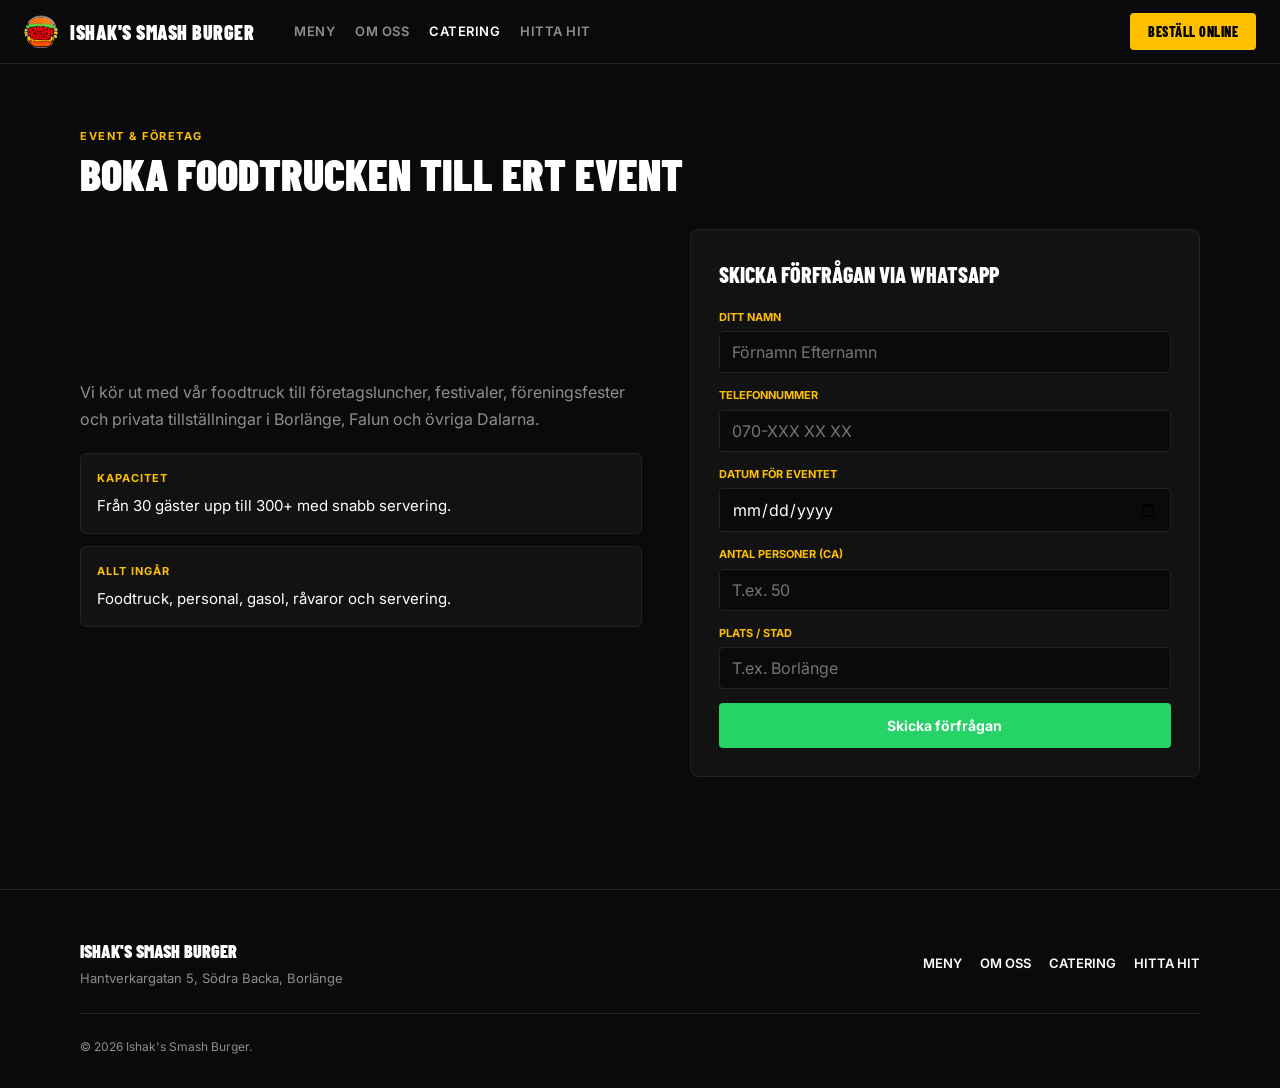
<file: catering.html>
<!DOCTYPE html>
<html lang="sv">
<head>
  <meta charset="UTF-8" />
  <meta name="viewport" content="width=device-width, initial-scale=1.0" />
  <title>Catering — Ishak's Smash Burger</title>
  <meta name="description" content="Boka Ishak's Smash Burger foodtruck till ert event i Dalarna. Från 30 gäster och uppåt." />
  <meta property="og:title" content="Catering & Events — Ishak's Smash Burger" />
  <meta property="og:description" content="Hyr foodtrucken till ditt event i Borlänge. Kapacitet upp till 200 portioner per event." />
  <meta property="og:image" content="https://tal3at10.github.io/ishaks-smashburger/assets/images/event-5mans.jpg" />
  <meta property="og:url" content="https://tal3at10.github.io/ishaks-smashburger/catering.html" />
  <meta name="theme-color" content="#0A0A0A" />
  <link rel="canonical" href="https://tal3at10.github.io/ishaks-smashburger/catering.html" />
  <link rel="icon" type="image/png" href="assets/images/logo.png" />
  <link rel="preconnect" href="https://fonts.googleapis.com" />
  <link rel="preconnect" href="https://fonts.gstatic.com" crossorigin />
  <link href="https://fonts.googleapis.com/css2?family=Barlow+Condensed:wght@700;800;900&family=Inter:wght@400;500;600;700&display=swap" rel="stylesheet" />
  <link rel="stylesheet" href="styles.css" />
</head>
<body>

  <!-- NAV -->
  <nav class="site-nav">
    <a href="index.html" class="nav-brand" aria-label="Startsida">
      <img src="assets/images/logo.png" alt="Ishak's Smash Burger" />
      <span class="nav-brand-title">ISHAK'S SMASH BURGER</span>
    </a>
    <div class="nav-links" id="navLinks">
      <a href="menu.html">Meny</a>
      <a href="om-oss.html">Om oss</a>
      <a href="catering.html" class="active">Catering</a>
      <a href="hitta-hit.html">Hitta hit</a>
    </div>
    <div class="nav-actions">
      <a href="menu.html" class="btn-nav-order">Beställ online</a>
      <button class="nav-hamburger" id="hamburger" aria-label="Meny">
        <span></span><span></span><span></span>
      </button>
    </div>
  </nav>

  <main class="page-top">

    <section class="section">
      <div class="container">
        <div class="section-head">
          <div class="section-tag">Event &amp; Företag</div>
          <h1 class="section-title">Boka foodtrucken till ert event</h1>
        </div>

        <div class="about-split" style="margin-bottom: 48px;">
          <div>
            <p style="font-size:16px;color:var(--ink-muted);line-height:1.7;margin-bottom:20px;">
              Vi kör ut med vår foodtruck till företagsluncher, festivaler, föreningsfester och privata tillställningar i Borlänge, Falun och övriga Dalarna.
            </p>
            <div class="quick-info-row" style="grid-template-columns:1fr;gap:12px;">
              <div class="quick-info-col" style="padding:16px;">
                <div class="quick-info-label">Kapacitet</div>
                <div class="quick-info-val">Från 30 gäster upp till 300+ med snabb servering.</div>
              </div>
              <div class="quick-info-col" style="padding:16px;">
                <div class="quick-info-label">Allt ingår</div>
                <div class="quick-info-val">Foodtruck, personal, gasol, råvaror och servering.</div>
              </div>
            </div>
          </div>

          <div style="background:var(--surface);border:1px solid var(--border);border-radius:8px;padding:28px;">
            <h2 style="font-family:var(--font-display);font-weight:800;font-size:22px;text-transform:uppercase;margin-bottom:18px;">Skicka förfrågan via WhatsApp</h2>
            <form id="cateringForm">
              <div class="form-group">
                <label class="form-label" for="c-name">Ditt namn</label>
                <input type="text" id="c-name" class="form-control" placeholder="Förnamn Efternamn" required />
              </div>
              <div class="form-group">
                <label class="form-label" for="c-phone">Telefonnummer</label>
                <input type="tel" id="c-phone" class="form-control" placeholder="070-XXX XX XX" required />
              </div>
              <div class="form-group">
                <label class="form-label" for="c-date">Datum för eventet</label>
                <input type="date" id="c-date" class="form-control" required />
              </div>
              <div class="form-group">
                <label class="form-label" for="c-guests">Antal personer (ca)</label>
                <input type="number" id="c-guests" class="form-control" placeholder="T.ex. 50" min="30" required />
              </div>
              <div class="form-group">
                <label class="form-label" for="c-place">Plats / Stad</label>
                <input type="text" id="c-place" class="form-control" placeholder="T.ex. Borlänge" required />
              </div>
              <button type="submit" class="btn-whatsapp" style="width:100%;margin-top:10px;">
                <span>Skicka förfrågan</span>
              </button>
            </form>
          </div>
        </div>

      </div>
    </section>

  </main>

  <!-- FOOTER -->
  <footer class="site-footer">
    <div class="container">
      <div class="footer-row">
        <div>
          <span style="font-family:var(--font-display);font-weight:900;font-size:18px;">ISHAK'S SMASH BURGER</span>
          <p style="font-size:13px;color:#8E8E8E;margin-top:4px;">Hantverkargatan 5, Södra Backa, Borlänge</p>
        </div>
        <div style="display:flex;gap:18px;font-size:13px;font-weight:600;text-transform:uppercase;">
          <a href="menu.html">Meny</a>
          <a href="om-oss.html">Om oss</a>
          <a href="catering.html">Catering</a>
          <a href="hitta-hit.html">Hitta hit</a>
        </div>
      </div>
      <div class="footer-copy">
        &copy; 2026 Ishak's Smash Burger.
      </div>
    </div>
  </footer>

  <div class="toast" id="toast"></div>

  <script src="store.js"></script>
  <script src="app.js"></script>
  <script>
    document.getElementById('cateringForm').addEventListener('submit', function(e) {
      e.preventDefault();
      const name = document.getElementById('c-name').value.trim();
      const phone = document.getElementById('c-phone').value.trim();
      const date = document.getElementById('c-date').value;
      const guests = document.getElementById('c-guests').value;
      const place = document.getElementById('c-place').value.trim();

      let dateFormatted = date;
      if (date) {
        const d = new Date(date + 'T12:00:00');
        const months = ['jan', 'feb', 'mar', 'apr', 'maj', 'jun', 'jul', 'aug', 'sep', 'okt', 'nov', 'dec'];
        if (!isNaN(d.getTime())) {
          dateFormatted = `${d.getDate()} ${months[d.getMonth()]} ${d.getFullYear()}`;
        }
      }

      if (typeof IshakStore !== 'undefined') {
        IshakStore.addCatering({
          title: `${name} — Event / Catering`,
          meta: `${dateFormatted} · ${guests} personer · ${place}`,
          phone
        });
      }

      const s = typeof IshakStore !== 'undefined' ? IshakStore.getSettings() : { phone: '46705491132' };
      const waTarget = typeof IshakStore !== 'undefined' ? IshakStore.formatSwedishWhatsApp(s.phone) : '46705491132';

      if (typeof showToast === 'function') {
        showToast('Förfrågan sparad och redo i WhatsApp');
      }

      const text = `Hej Ishak! Jag vill boka foodtrucken.\nNamn: ${name}\nTelefon: ${phone}\nDatum: ${dateFormatted}\nAntal gäster: ca ${guests}\nPlats: ${place}`;
      window.open(`https://wa.me/${waTarget}?text=${encodeURIComponent(text)}`, '_blank');
      this.reset();
    });
  </script>
</body>
</html>
</file>
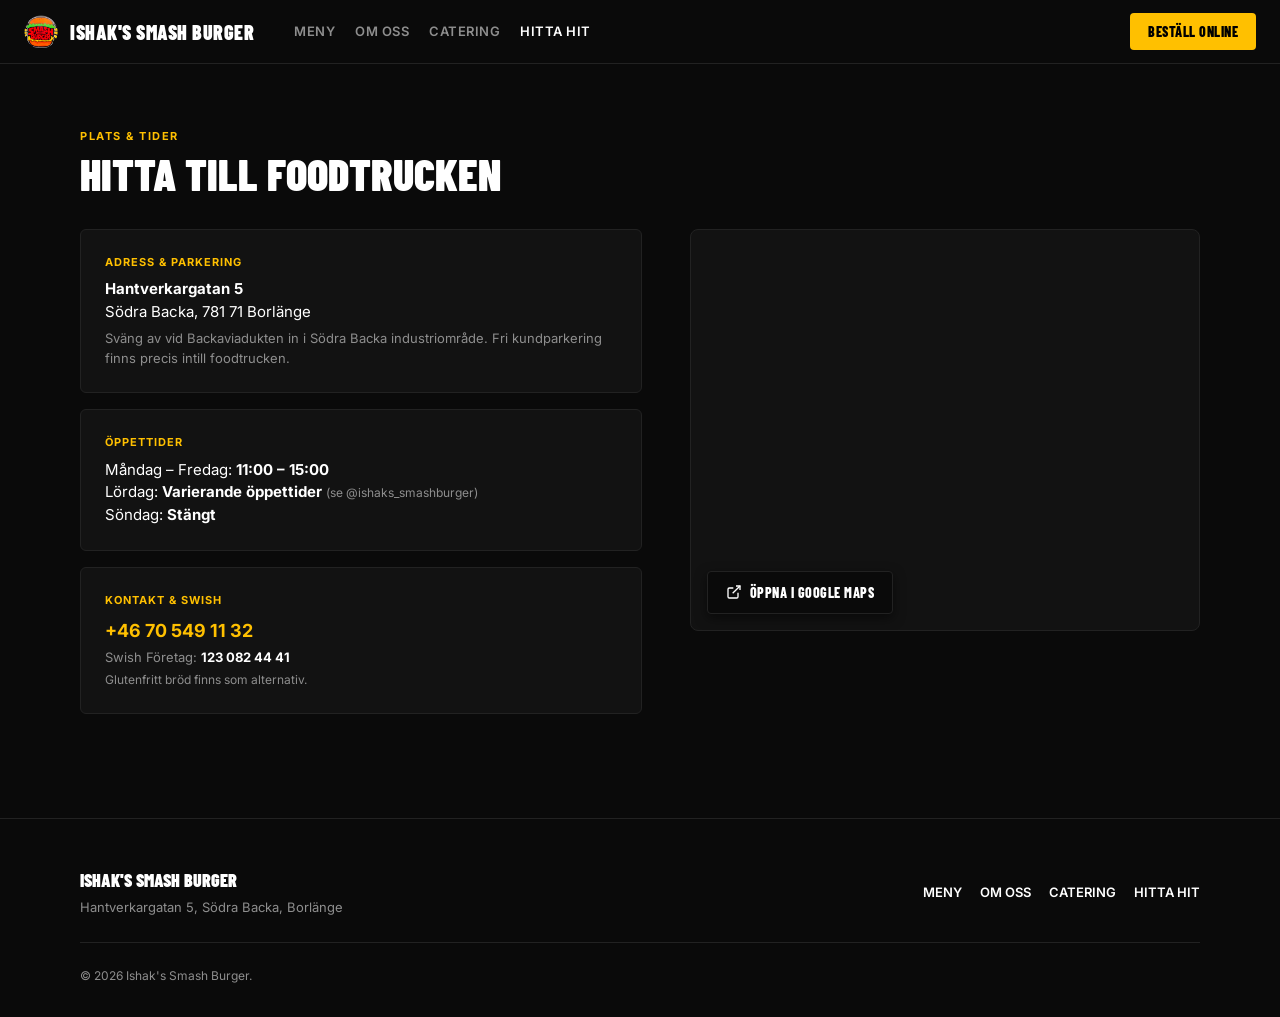
<file: hitta-hit.html>
<!DOCTYPE html>
<html lang="sv">
<head>
  <meta charset="UTF-8" />
  <meta name="viewport" content="width=device-width, initial-scale=1.0" />
  <title>Hitta hit — Ishak's Smash Burger</title>
  <meta name="description" content="Hitta till Ishak's Smash Burger vid Hantverkargatan 5 i Borlänge. Öppet mån–fre 11:00–15:00." />
  <meta property="og:title" content="Hitta hit — Ishak's Smash Burger" />
  <meta property="og:description" content="Hantverkargatan 5, Södra Backa, Borlänge. Gratis parkering direkt utanför." />
  <meta property="og:image" content="https://tal3at10.github.io/ishaks-smashburger/assets/images/foodtruck-exterior.jpg" />
  <meta property="og:url" content="https://tal3at10.github.io/ishaks-smashburger/hitta-hit.html" />
  <meta name="theme-color" content="#0A0A0A" />
  <link rel="canonical" href="https://tal3at10.github.io/ishaks-smashburger/hitta-hit.html" />
  <link rel="icon" type="image/png" href="assets/images/logo.png" />
  <link rel="preconnect" href="https://fonts.googleapis.com" />
  <link rel="preconnect" href="https://fonts.gstatic.com" crossorigin />
  <link href="https://fonts.googleapis.com/css2?family=Barlow+Condensed:wght@700;800;900&family=Inter:wght@400;500;600;700&display=swap" rel="stylesheet" />
  <link rel="stylesheet" href="styles.css" />
</head>
<body>

  <!-- NAV -->
  <nav class="site-nav">
    <a href="index.html" class="nav-brand" aria-label="Startsida">
      <img src="assets/images/logo.png" alt="Ishak's Smash Burger" />
      <span class="nav-brand-title">ISHAK'S SMASH BURGER</span>
    </a>
    <div class="nav-links" id="navLinks">
      <a href="menu.html">Meny</a>
      <a href="om-oss.html">Om oss</a>
      <a href="catering.html">Catering</a>
      <a href="hitta-hit.html" class="active">Hitta hit</a>
    </div>
    <div class="nav-actions">
      <a href="menu.html" class="btn-nav-order">Beställ online</a>
      <button class="nav-hamburger" id="hamburger" aria-label="Meny">
        <span></span><span></span><span></span>
      </button>
    </div>
  </nav>

  <main class="page-top">

    <section class="section">
      <div class="container">
        <div class="section-head">
          <div class="section-tag">Plats &amp; Tider</div>
          <h1 class="section-title">Hitta till foodtrucken</h1>
        </div>

        <div class="about-split" style="margin-bottom: 40px; align-items: start;">
          <div>
            <div class="quick-info-row" style="grid-template-columns:1fr;gap:16px;">
              <div class="quick-info-col">
                <div class="quick-info-label">Adress &amp; Parkering</div>
                <div class="quick-info-val">
                  <strong data-store-address>Hantverkargatan 5</strong><br>
                  Södra Backa, 781 71 Borlänge<br>
                  <span style="font-size:13px;color:#8E8E8E;display:block;margin-top:6px;">
                    Sväng av vid Backaviadukten in i Södra Backa industriområde. Fri kundparkering finns precis intill foodtrucken.
                  </span>
                </div>
              </div>
              <div class="quick-info-col">
                <div class="quick-info-label">Öppettider</div>
                <div class="quick-info-val">
                  Måndag – Fredag: <strong>11:00 – 15:00</strong><br>
                  Lördag: <strong>Varierande öppettider</strong> <span style="font-size:12px;color:#8E8E8E;">(se @ishaks_smashburger)</span><br>
                  Söndag: <strong>Stängt</strong>
                </div>
              </div>
              <div class="quick-info-col">
                <div class="quick-info-label">Kontakt &amp; Swish</div>
                <div class="quick-info-val">
                  <a href="tel:+46705491132" data-store-phone style="font-size:18px;font-weight:700;color:var(--yellow);display:block;margin-bottom:4px;">070-549 11 32</a>
                  <span style="font-size:13px;color:#8E8E8E;display:block;">Swish Företag: <strong style="color:#fff;" data-store-swish>123 082 44 41</strong></span>
                  <span style="font-size:12px;color:#8E8E8E;display:block;margin-top:4px;">Glutenfritt bröd finns som alternativ.</span>
                </div>
              </div>
            </div>
          </div>

          <div class="map-wrap">
            <iframe
              src="https://www.google.com/maps?q=Hantverkargatan+5,+781+71+Borl%C3%A4nge&amp;hl=sv&amp;z=15&amp;output=embed"
              allowfullscreen=""
              loading="lazy"
              referrerpolicy="no-referrer-when-downgrade"
              title="Karta till Hantverkargatan 5"
            ></iframe>
            <a href="https://maps.google.com/?q=Hantverkargatan+5,+781+71+Borl%C3%A4nge" target="_blank" rel="noopener" class="map-overlay-btn">
              <svg viewBox="0 0 24 24" fill="none" stroke="currentColor" stroke-width="2" width="16" height="16"><path d="M18 13v6a2 2 0 0 1-2 2H5a2 2 0 0 1-2-2V8a2 2 0 0 1 2-2h6"/><polyline points="15 3 21 3 21 9"/><line x1="10" y1="14" x2="21" y2="3"/></svg>
              <span>Öppna i Google Maps</span>
            </a>
          </div>
        </div>

      </div>
    </section>

  </main>

  <!-- FOOTER -->
  <footer class="site-footer">
    <div class="container">
      <div class="footer-row">
        <div>
          <span style="font-family:var(--font-display);font-weight:900;font-size:18px;">ISHAK'S SMASH BURGER</span>
          <p style="font-size:13px;color:#8E8E8E;margin-top:4px;">Hantverkargatan 5, Södra Backa, Borlänge</p>
        </div>
        <div style="display:flex;gap:18px;font-size:13px;font-weight:600;text-transform:uppercase;">
          <a href="menu.html">Meny</a>
          <a href="om-oss.html">Om oss</a>
          <a href="catering.html">Catering</a>
          <a href="hitta-hit.html">Hitta hit</a>
        </div>
      </div>
      <div class="footer-copy">
        &copy; 2026 Ishak's Smash Burger.
      </div>
    </div>
  </footer>

  <script src="store.js"></script>
  <script src="app.js"></script>
</body>
</html>
</file>
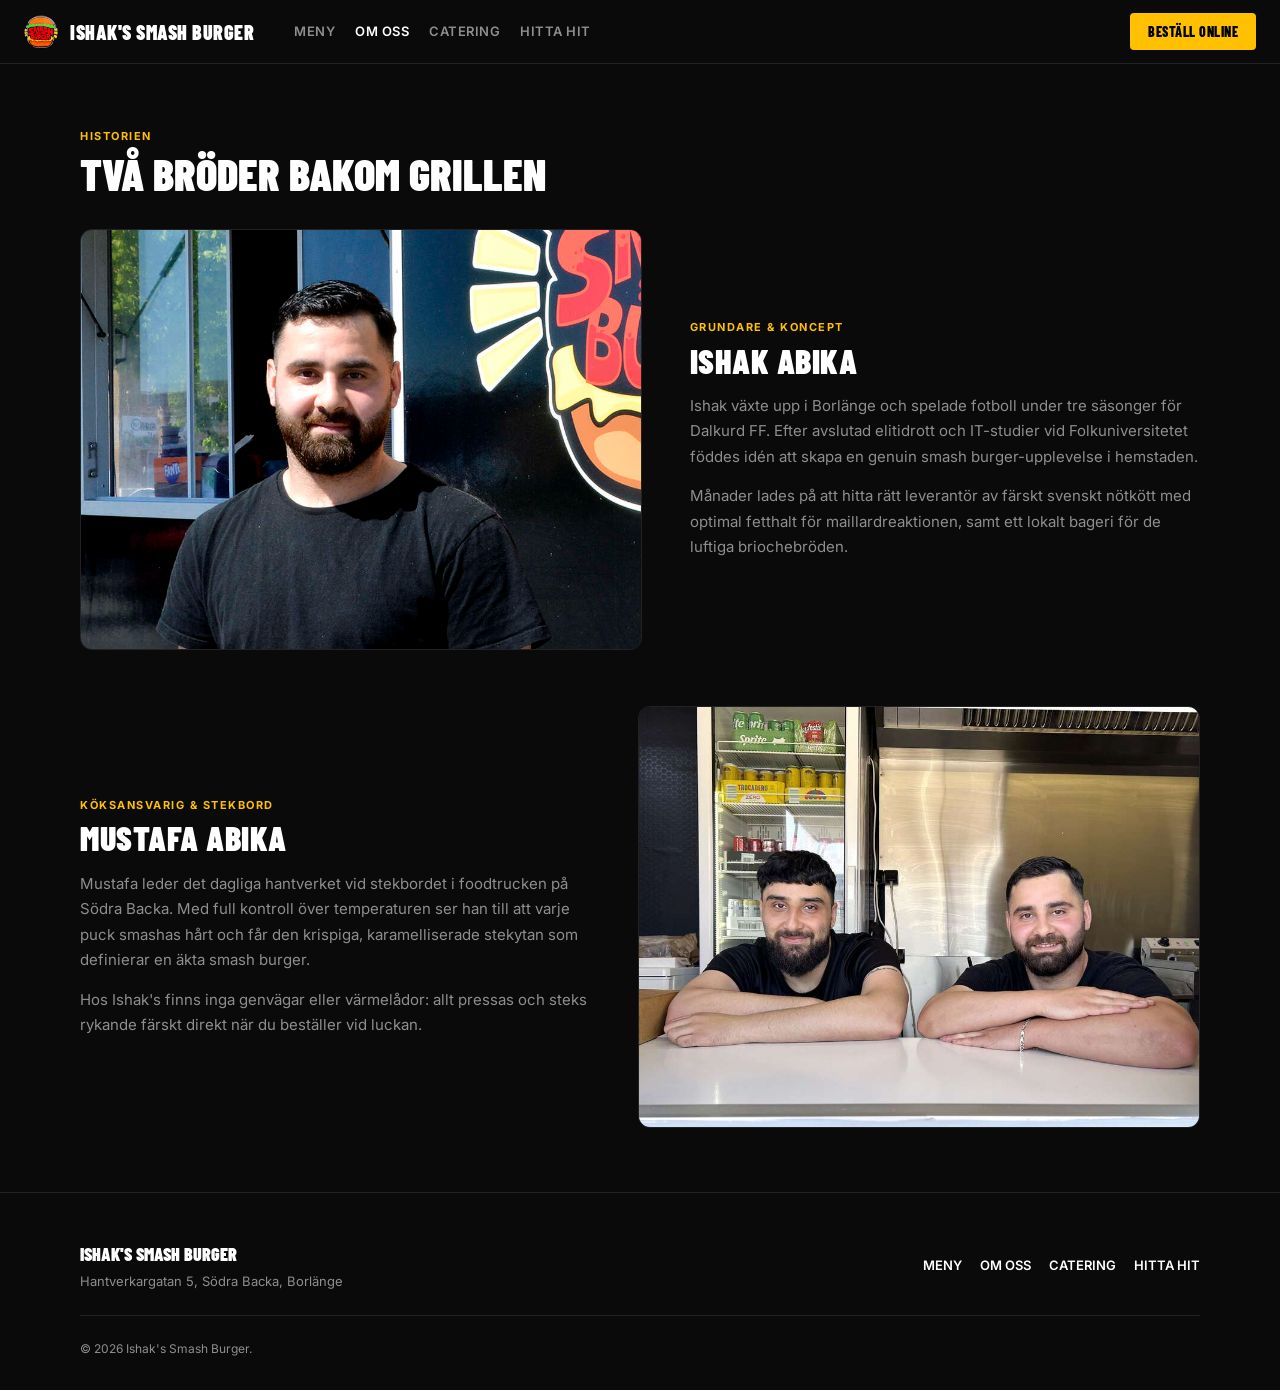
<file: om-oss.html>
<!DOCTYPE html>
<html lang="sv">
<head>
  <meta charset="UTF-8" />
  <meta name="viewport" content="width=device-width, initial-scale=1.0" />
  <title>Om oss — Ishak's Smash Burger</title>
  <meta name="description" content="Historien bakom Ishak's Smash Burger vid Hantverkargatan 5 i Borlänge." />
  <meta property="og:title" content="Om oss — Ishak's Smash Burger" />
  <meta property="og:description" content="Historien om Ishak och Mustafa Abika — från Dalkurd FF till Borlänges bästa smashburgare." />
  <meta property="og:image" content="https://tal3at10.github.io/ishaks-smashburger/assets/images/chefs-truck.jpg" />
  <meta property="og:url" content="https://tal3at10.github.io/ishaks-smashburger/om-oss.html" />
  <meta name="theme-color" content="#0A0A0A" />
  <link rel="canonical" href="https://tal3at10.github.io/ishaks-smashburger/om-oss.html" />
  <link rel="icon" type="image/png" href="assets/images/logo.png" />
  <link rel="preconnect" href="https://fonts.googleapis.com" />
  <link rel="preconnect" href="https://fonts.gstatic.com" crossorigin />
  <link href="https://fonts.googleapis.com/css2?family=Barlow+Condensed:wght@700;800;900&family=Inter:wght@400;500;600;700&display=swap" rel="stylesheet" />
  <link rel="stylesheet" href="styles.css" />
</head>
<body>

  <!-- NAV -->
  <nav class="site-nav">
    <a href="index.html" class="nav-brand" aria-label="Startsida">
      <img src="assets/images/logo.png" alt="Ishak's Smash Burger" />
      <span class="nav-brand-title">ISHAK'S SMASH BURGER</span>
    </a>
    <div class="nav-links" id="navLinks">
      <a href="menu.html">Meny</a>
      <a href="om-oss.html" class="active">Om oss</a>
      <a href="catering.html">Catering</a>
      <a href="hitta-hit.html">Hitta hit</a>
    </div>
    <div class="nav-actions">
      <a href="menu.html" class="btn-nav-order">Beställ online</a>
      <button class="nav-hamburger" id="hamburger" aria-label="Meny">
        <span></span><span></span><span></span>
      </button>
    </div>
  </nav>

  <main class="page-top">

    <section class="section">
      <div class="container">
        <div class="section-head">
          <div class="section-tag">Historien</div>
          <h1 class="section-title">Två bröder bakom grillen</h1>
        </div>

        <div class="about-grid-zigzag">
          <!-- Row 1: Ishak (Image Left, Text Right) -->
          <div class="about-split">
            <div class="about-photo">
              <img src="assets/images/ishak-portrait.jpg" alt="Ishak Abika vid foodtrucken i Borlänge" />
            </div>
            <div class="about-text">
              <div class="about-role">Grundare & Koncept</div>
              <h2 class="about-name">Ishak Abika</h2>
              <p>
                Ishak växte upp i Borlänge och spelade fotboll under tre säsonger för Dalkurd FF. Efter avslutad elitidrott och IT-studier vid Folkuniversitetet föddes idén att skapa en genuin smash burger-upplevelse i hemstaden.
              </p>
              <p>
                Månader lades på att hitta rätt leverantör av färskt svenskt nötkött med optimal fetthalt för maillardreaktionen, samt ett lokalt bageri för de luftiga briochebröden.
              </p>
            </div>
          </div>

          <!-- Row 2: Mustafa (Text Left, Image Right) -->
          <div class="about-split reverse">
            <div class="about-photo">
              <img src="assets/images/chefs-truck.jpg" alt="Mustafa och Ishak i foodtrucken" />
            </div>
            <div class="about-text">
              <div class="about-role">Köksansvarig & Stekbord</div>
              <h2 class="about-name">Mustafa Abika</h2>
              <p>
                Mustafa leder det dagliga hantverket vid stekbordet i foodtrucken på Södra Backa. Med full kontroll över temperaturen ser han till att varje puck smashas hårt och får den krispiga, karamelliserade stekytan som definierar en äkta smash burger.
              </p>
              <p>
                Hos Ishak's finns inga genvägar eller värmelådor: allt pressas och steks rykande färskt direkt när du beställer vid luckan.
              </p>
            </div>
          </div>
        </div>

      </div>
    </section>

  </main>

  <!-- FOOTER -->
  <footer class="site-footer">
    <div class="container">
      <div class="footer-row">
        <div>
          <span style="font-family:var(--font-display);font-weight:900;font-size:18px;">ISHAK'S SMASH BURGER</span>
          <p style="font-size:13px;color:#8E8E8E;margin-top:4px;">Hantverkargatan 5, Södra Backa, Borlänge</p>
        </div>
        <div style="display:flex;gap:18px;font-size:13px;font-weight:600;text-transform:uppercase;">
          <a href="menu.html">Meny</a>
          <a href="om-oss.html">Om oss</a>
          <a href="catering.html">Catering</a>
          <a href="hitta-hit.html">Hitta hit</a>
        </div>
      </div>
      <div class="footer-copy">
        &copy; 2026 Ishak's Smash Burger.
      </div>
    </div>
  </footer>

  <script src="app.js"></script>
</body>
</html>
</file>
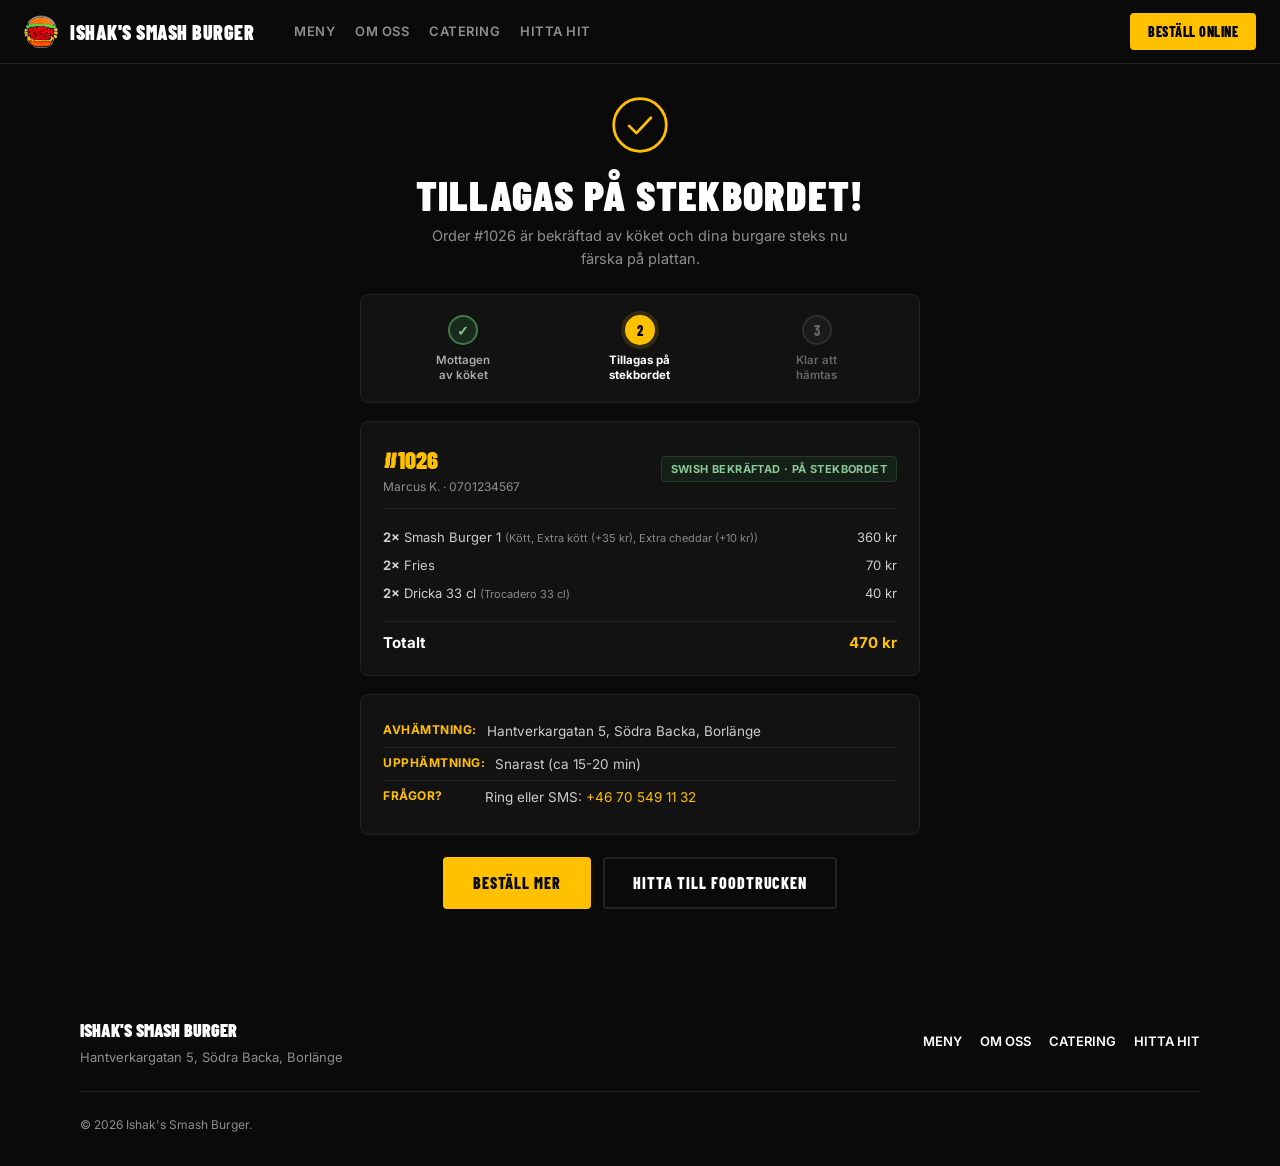
<file: tack.html>
<!DOCTYPE html>
<html lang="sv">
<head>
  <meta charset="UTF-8" />
  <meta name="viewport" content="width=device-width, initial-scale=1.0" />
  <title>Orderstatus — Ishak's Smash Burger</title>
  <meta name="description" content="Följ din beställning i realtid hos Ishak's Smash Burger på Hantverkargatan 5 i Borlänge." />
  <meta name="robots" content="noindex, follow" />
  <meta name="theme-color" content="#0A0A0A" />
  <link rel="icon" type="image/png" href="assets/images/logo.png" />
  <link rel="preconnect" href="https://fonts.googleapis.com" />
  <link rel="preconnect" href="https://fonts.gstatic.com" crossorigin />
  <link href="https://fonts.googleapis.com/css2?family=Barlow+Condensed:wght@700;800;900&family=Inter:wght@400;500;600;700&display=swap" rel="stylesheet" />
  <link rel="stylesheet" href="styles.css" />
  <style>
    .confirm-page {
      min-height: calc(100vh - var(--nav-h));
      display: flex;
      align-items: flex-start;
      justify-content: center;
      padding: calc(var(--nav-h) + 32px) 20px 60px;
    }

    .confirm-inner {
      text-align: center;
      max-width: 560px;
      width: 100%;
    }

    .confirm-check {
      display: flex;
      align-items: center;
      justify-content: center;
      margin: 0 auto 18px;
    }

    .confirm-heading {
      font-family: var(--font-display);
      font-weight: 900;
      font-size: clamp(30px, 6vw, 42px);
      text-transform: uppercase;
      letter-spacing: 0.03em;
      color: #FFFFFF;
      line-height: 1.08;
      margin: 0 0 8px;
    }

    .confirm-subtitle {
      font-family: var(--font-body);
      font-size: 14.5px;
      line-height: 1.55;
      color: var(--ink-muted);
      margin: 0 auto 24px;
      max-width: 460px;
    }

    .tracker-card {
      background: var(--surface);
      border: 1px solid var(--border);
      border-radius: 8px;
      padding: 20px 18px;
      margin-bottom: 18px;
    }

    .tracker-steps {
      display: grid;
      grid-template-columns: repeat(3, 1fr);
      gap: 8px;
      position: relative;
    }

    .tracker-step {
      display: flex;
      flex-direction: column;
      align-items: center;
      gap: 8px;
      position: relative;
      z-index: 2;
    }

    .tracker-dot {
      width: 30px;
      height: 30px;
      border-radius: 50%;
      background: #1a1a1a;
      border: 2px solid #2e2e2e;
      color: #666;
      font-family: var(--font-display);
      font-weight: 800;
      font-size: 14px;
      display: flex;
      align-items: center;
      justify-content: center;
      transition: all 0.25s ease;
    }

    .tracker-label {
      font-size: 11.5px;
      font-weight: 600;
      color: #666;
      text-align: center;
      line-height: 1.25;
    }

    .tracker-step.done .tracker-dot {
      background: #192b1d;
      border-color: #3d7a4a;
      color: #8cc999;
    }

    .tracker-step.done .tracker-label {
      color: #aaa;
    }

    .tracker-step.active .tracker-dot {
      background: var(--yellow);
      border-color: var(--yellow);
      color: #000;
      box-shadow: 0 0 0 4px rgba(255, 192, 0, 0.14);
    }

    .tracker-step.active .tracker-label {
      color: #fff;
      font-weight: 700;
    }

    .tracker-step.ready-active .tracker-dot {
      background: #3d8b4f;
      border-color: #3d8b4f;
      color: #fff;
      box-shadow: 0 0 0 4px rgba(61, 139, 79, 0.2);
    }

    .tracker-step.ready-active .tracker-label {
      color: #8cc999;
      font-weight: 700;
    }

    .status-pill-tack {
      font-size: 11px;
      font-weight: 700;
      padding: 4px 9px;
      border-radius: 4px;
      text-transform: uppercase;
      letter-spacing: 0.4px;
      white-space: nowrap;
    }
    .pill-pending { background: #241d06; color: var(--yellow); border: 1px solid #4a3a00; }
    .pill-verified { background: #141f17; color: #8cc999; border: 1px solid #233b2a; }
    .pill-pickup { background: #1c1c1c; color: #ccc; border: 1px solid #333; }
    .pill-canceled { background: #261210; color: #e57373; border: 1px solid #4a1d1d; }

    .tack-swish-box {
      background: #0f1c24;
      border: 1px solid #1a3d52;
      border-radius: 8px;
      padding: 16px 18px;
      margin-bottom: 18px;
      text-align: left;
      display: none;
    }

    .tack-swish-grid {
      display: flex;
      align-items: center;
      justify-content: space-between;
      gap: 16px;
    }

    .tack-qr-only-desktop {
      background: #fff;
      padding: 8px;
      border-radius: 6px;
      width: 96px;
      height: 96px;
      flex-shrink: 0;
      display: flex;
      align-items: center;
      justify-content: center;
    }
    .tack-qr-only-desktop svg { width: 100%; height: 100%; }

    @media (max-width: 640px) {
      .tack-qr-only-desktop { display: none; }
    }

    .confirm-receipt {
      background: var(--surface);
      border: 1px solid var(--border);
      border-radius: 8px;
      padding: 20px 22px;
      margin-bottom: 18px;
      text-align: left;
    }

    .confirm-info-row {
      display: flex;
      align-items: flex-start;
      gap: 10px;
      font-family: var(--font-body);
      font-size: 13.5px;
      color: #CCC;
      line-height: 1.5;
      padding: 6px 0;
    }

    .confirm-info-row + .confirm-info-row {
      border-top: 1px solid var(--border);
    }

    .confirm-info-label {
      color: var(--yellow);
      font-weight: 700;
      white-space: nowrap;
      flex-shrink: 0;
      font-size: 12px;
      text-transform: uppercase;
      letter-spacing: 0.5px;
      min-width: 92px;
    }

    .confirm-actions {
      display: flex;
      gap: 12px;
      justify-content: center;
      flex-wrap: wrap;
      margin-top: 22px;
    }

    .confirm-btn-primary {
      display: inline-block;
      font-family: var(--font-display);
      font-weight: 800;
      font-size: 16px;
      letter-spacing: 0.06em;
      text-transform: uppercase;
      text-decoration: none;
      background: var(--yellow);
      color: #0A0A0A;
      padding: 12px 28px;
      border: 2px solid var(--yellow);
      border-radius: 4px;
      transition: background 0.15s;
    }

    .confirm-btn-primary:hover {
      background: #e6ac00;
      border-color: #e6ac00;
    }

    .confirm-btn-secondary {
      display: inline-block;
      font-family: var(--font-display);
      font-weight: 800;
      font-size: 16px;
      letter-spacing: 0.06em;
      text-transform: uppercase;
      text-decoration: none;
      background: transparent;
      color: #FFFFFF;
      padding: 12px 28px;
      border: 2px solid var(--border);
      border-radius: 4px;
      transition: border-color 0.15s, color 0.15s;
    }

    .confirm-btn-secondary:hover {
      border-color: var(--yellow);
      color: var(--yellow);
    }
  </style>
</head>
<body>

  <nav class="site-nav">
    <a href="index.html" class="nav-brand" aria-label="Startsida">
      <img src="assets/images/logo.png" alt="Ishak's Smash Burger" />
      <span class="nav-brand-title">ISHAK'S SMASH BURGER</span>
    </a>
    <div class="nav-links" id="navLinks">
      <a href="menu.html">Meny</a>
      <a href="om-oss.html">Om oss</a>
      <a href="catering.html">Catering</a>
      <a href="hitta-hit.html">Hitta hit</a>
    </div>
    <div class="nav-actions">
      <a href="menu.html" class="btn-nav-order">Beställ online</a>
      <button class="nav-hamburger" id="hamburger" aria-label="Meny">
        <span></span><span></span><span></span>
      </button>
    </div>
  </nav>

  <main class="confirm-page">
    <div class="confirm-inner">

      <div class="confirm-check" id="tackIconWrap">
        <svg width="58" height="58" viewBox="0 0 64 64" fill="none" aria-hidden="true">
          <circle id="tackIconCircle" cx="32" cy="32" r="29" stroke="#FFC000" stroke-width="3" />
          <polyline id="tackIconMark" points="20,33 28,41 44,24" stroke="#FFC000" stroke-width="3" stroke-linecap="round" stroke-linejoin="round" />
        </svg>
      </div>

      <h1 class="confirm-heading" id="tackMainHeading">Order mottagen!</h1>
      <p class="confirm-subtitle" id="tackMainSubtitle">Köket tar emot din beställning vid foodtrucken och uppdaterar statusen här i realtid.</p>

      <div class="tracker-card" id="trackerCard">
        <div class="tracker-steps">
          <div class="tracker-step active" id="stepMottagen">
            <div class="tracker-dot" id="dotMottagen">1</div>
            <div class="tracker-label">Mottagen<br>av köket</div>
          </div>
          <div class="tracker-step" id="stepCooking">
            <div class="tracker-dot" id="dotCooking">2</div>
            <div class="tracker-label">Tillagas på<br>stekbordet</div>
          </div>
          <div class="tracker-step" id="stepReady">
            <div class="tracker-dot" id="dotReady">3</div>
            <div class="tracker-label">Klar att<br>hämtas</div>
          </div>
        </div>
      </div>

      <div class="tack-swish-box" id="tackSwishReminder">
        <div class="tack-swish-grid">
          <div style="flex:1;min-width:0;">
            <div style="font-family:var(--font-display);font-weight:800;font-size:16px;text-transform:uppercase;color:#7bd5f7;margin-bottom:4px;">Swisha innan upphämtning</div>
            <div style="font-size:12.5px;color:#b8cedc;line-height:1.55;margin-bottom:10px;">
              Har du inte hunnit swisha än? Skicka <strong style="color:#fff;" id="tackSwishAmt">0 kr</strong> till <strong style="color:#fff;" data-store-swish id="tackSwishNum">123 082 44 41</strong> och märk med <strong style="color:#fff;" id="tackSwishMsg">Order</strong>. Så fort köket ser betalningen startar tillagningen.
            </div>
            <button type="button" class="btn-copy-swish" id="btnTackCopySwish" style="max-width:260px;">
              <span id="btnTackCopyLabel">Kopiera Swish-nummer</span>
            </button>
          </div>
          <div class="tack-qr-only-desktop" id="tackSwishQr"></div>
        </div>
      </div>

      <div id="dynamicOrderBox" class="confirm-receipt" style="display:none;">
        <div style="display:flex;justify-content:space-between;align-items:center;gap:10px;border-bottom:1px solid var(--border);padding-bottom:12px;margin-bottom:14px;flex-wrap:wrap;">
          <div>
            <span style="font-family:var(--font-display);font-weight:900;font-size:24px;color:var(--yellow);" id="tackOrderRef">#1027</span>
            <div style="font-size:12px;color:var(--ink-muted);" id="tackCustomerName"></div>
          </div>
          <span class="status-pill-tack pill-pending" id="tackPaymentBadge">Inväntar bekräftelse</span>
        </div>
        <div id="tackOrderItems" style="font-size:13px;line-height:1.7;margin-bottom:14px;color:#ccc;"></div>
        <div style="display:flex;justify-content:space-between;font-weight:700;font-size:15px;border-top:1px solid var(--border);padding-top:10px;">
          <span>Totalt</span>
          <span style="color:var(--yellow);" id="tackOrderTotal">0 kr</span>
        </div>
      </div>

      <div class="confirm-receipt">
        <div class="confirm-info-row">
          <span class="confirm-info-label">Avhämtning:</span>
          <span><span data-store-address>Hantverkargatan 5</span>, Södra Backa, Borlänge</span>
        </div>
        <div class="confirm-info-row">
          <span class="confirm-info-label">Upphämtning:</span>
          <span id="tackPickupTime">Snarast (ca 15–20 min)</span>
        </div>
        <div class="confirm-info-row">
          <span class="confirm-info-label">Frågor?</span>
          <span>Ring eller SMS: <a href="tel:+46705491132" data-store-phone style="color:var(--yellow); text-decoration:none;">070-549 11 32</a></span>
        </div>
      </div>

      <div class="confirm-actions">
        <a href="menu.html" class="confirm-btn-primary">Beställ mer</a>
        <a href="hitta-hit.html" class="confirm-btn-secondary">Hitta till foodtrucken</a>
      </div>

    </div>
  </main>

  <div class="toast" id="toast"></div>

  <footer class="site-footer">
    <div class="container">
      <div class="footer-row">
        <div>
          <span style="font-family:var(--font-display);font-weight:900;font-size:18px;">ISHAK'S SMASH BURGER</span>
          <p style="font-size:13px;color:#8E8E8E;margin-top:4px;"><span data-store-address>Hantverkargatan 5</span>, Södra Backa, Borlänge</p>
        </div>
        <div style="display:flex;gap:18px;font-size:13px;font-weight:600;text-transform:uppercase;">
          <a href="menu.html">Meny</a>
          <a href="om-oss.html">Om oss</a>
          <a href="catering.html">Catering</a>
          <a href="hitta-hit.html">Hitta hit</a>
        </div>
      </div>
      <div class="footer-copy">
        &copy; 2026 Ishak's Smash Burger.
      </div>
    </div>
  </footer>

  <script src="qrcode.min.js"></script>
  <script src="store.js"></script>
  <script src="app.js"></script>
  <script>
    (function() {
      const esc = (s) => String(s ?? '').replace(/&/g, '&amp;').replace(/</g, '&lt;').replace(/>/g, '&gt;').replace(/"/g, '&quot;');

      function resolveTrackedOrder() {
        const params = new URLSearchParams(window.location.search);
        const queryOrder = params.get('order');
        if (queryOrder && typeof IshakStore !== 'undefined' && IshakStore.getOrderById) {
          const found = IshakStore.getOrderById(queryOrder);
          if (found) return found;
        }

        try {
          const raw = sessionStorage.getItem('ishaks_last_order');
          if (raw) {
            const parsed = JSON.parse(raw);
            if (parsed && parsed.id && typeof IshakStore !== 'undefined' && IshakStore.getOrderById) {
              const live = IshakStore.getOrderById(parsed.id);
              if (live) return live;
            }
            if (parsed) {
              return {
                id: parsed.id,
                customer: parsed.name,
                phone: parsed.phone,
                pickupTime: parsed.time,
                kanal: parsed.payment,
                paymentStatus: parsed.paymentStatus || 'unverified',
                total: parsed.total,
                status: 'new',
                items: parsed.items || []
              };
            }
          }
        } catch (e) {}

        if (typeof IshakStore !== 'undefined') {
          const all = IshakStore.getOrders();
          if (all.length) return all[0];
        }
        return null;
      }

      function setStepState(elId, dotId, state, numLabel) {
        const el = document.getElementById(elId);
        const dot = document.getElementById(dotId);
        if (!el || !dot) return;
        el.className = 'tracker-step' + (state ? ' ' + state : '');
        dot.textContent = state === 'done' ? '✓' : numLabel;
      }

      function renderLiveTracker() {
        const order = resolveTrackedOrder();
        if (!order) return;

        const s = typeof IshakStore !== 'undefined' ? IshakStore.getSettings() : { swish: '123 082 44 41' };
        const box = document.getElementById('dynamicOrderBox');
        if (box) box.style.display = 'block';

        const ref = order.id || '#1027';
        const cleanNum = ref.replace(/^#/, '');
        document.getElementById('tackOrderRef').textContent = ref;
        document.getElementById('tackCustomerName').textContent =
          `${order.customer || ''}${order.phone ? ' · ' + order.phone : ''}`;
        document.getElementById('tackOrderTotal').textContent = `${order.total} kr`;
        if (order.pickupTime) {
          document.getElementById('tackPickupTime').textContent = order.pickupTime;
        }

        const itemsEl = document.getElementById('tackOrderItems');
        if (itemsEl && Array.isArray(order.items)) {
          itemsEl.innerHTML = order.items.map(it => `
            <div style="display:flex;justify-content:space-between;padding:3px 0;gap:8px;">
              <span><strong>${Number(it.qty) || 1}×</strong> ${esc(it.name)} ${it.mods?.length ? '<span style="font-size:11px;color:#888;">(' + esc(it.mods.join(', ')) + ')</span>' : ''}</span>
              <span style="white-space:nowrap;">${(Number(it.price) || 0) * (Number(it.qty) || 1)} kr</span>
            </div>
          `).join('');
        }

        const heading = document.getElementById('tackMainHeading');
        const sub = document.getElementById('tackMainSubtitle');
        const badge = document.getElementById('tackPaymentBadge');
        const swishBox = document.getElementById('tackSwishReminder');
        const trackerCard = document.getElementById('trackerCard');
        const circle = document.getElementById('tackIconCircle');
        const mark = document.getElementById('tackIconMark');

        const isSwish = (order.kanal || '').toLowerCase().includes('swish');
        const status = order.status || 'new';

        trackerCard.style.display = status === 'avbruten' ? 'none' : 'block';
        circle.setAttribute('stroke', status === 'ready' || status === 'klar' ? '#4caf50' : status === 'avbruten' ? '#e57373' : '#FFC000');
        mark.setAttribute('stroke', status === 'ready' || status === 'klar' ? '#4caf50' : status === 'avbruten' ? '#e57373' : '#FFC000');

        if (status === 'new') {
          heading.textContent = `Order ${ref} mottagen`;
          sub.textContent = isSwish
            ? 'Köket stämmer nu av din Swish-betalning och startar tillagningen direkt.'
            : 'Köket har tagit emot din beställning och förbereder den inför upphämtning.';
          setStepState('stepMottagen', 'dotMottagen', 'active', '1');
          setStepState('stepCooking', 'dotCooking', '', '2');
          setStepState('stepReady', 'dotReady', '', '3');

          if (isSwish) {
            badge.className = 'status-pill-tack pill-pending';
            badge.textContent = 'Swish · Stäms av i köket';
            swishBox.style.display = 'block';
            document.getElementById('tackSwishAmt').textContent = `${order.total} kr`;
            document.getElementById('tackSwishNum').textContent = s.swish || '123 082 44 41';
            document.getElementById('tackSwishMsg').textContent = `Order ${cleanNum}`;
            document.getElementById('btnTackCopyLabel').textContent = `Kopiera Swish (${s.swish || '123 082 44 41'})`;

            const qrEl = document.getElementById('tackSwishQr');
            if (qrEl && typeof qrcode === 'function') {
              const payload = typeof IshakStore !== 'undefined' && IshakStore.buildSwishQrPayload
                ? IshakStore.buildSwishQrPayload(s.swish, order.total, `Order ${cleanNum}`, 0)
                : `C1230824441;${order.total};Order%20${cleanNum};0`;
              const q = qrcode(0, 'M');
              q.addData(payload);
              q.make();
              qrEl.innerHTML = q.createSvgTag(3, 0);
            }
          } else {
            badge.className = 'status-pill-tack pill-pickup';
            badge.textContent = `Betalas vid luckan (${order.total} kr)`;
            swishBox.style.display = 'none';
          }
        } else if (status === 'cooking' || status === 'kö') {
          heading.textContent = 'Tillagas på stekbordet!';
          sub.textContent = `Order ${ref} är bekräftad av köket och dina burgare steks nu färska på plattan.`;
          setStepState('stepMottagen', 'dotMottagen', 'done', '1');
          setStepState('stepCooking', 'dotCooking', 'active', '2');
          setStepState('stepReady', 'dotReady', '', '3');
          swishBox.style.display = 'none';

          if (isSwish) {
            badge.className = 'status-pill-tack pill-verified';
            badge.textContent = 'Swish bekräftad · På stekbordet';
          } else {
            badge.className = 'status-pill-tack pill-pickup';
            badge.textContent = `Bekräftad · Betalas vid luckan`;
          }
        } else if (status === 'ready') {
          heading.textContent = 'Din mat är klar vid luckan!';
          sub.textContent = `Välkommen fram till luckan på ${s.address || 'Hantverkargatan 5'} och uppge ${ref}.`;
          setStepState('stepMottagen', 'dotMottagen', 'done', '1');
          setStepState('stepCooking', 'dotCooking', 'done', '2');
          setStepState('stepReady', 'dotReady', 'ready-active', '3');
          swishBox.style.display = 'none';

          badge.className = 'status-pill-tack pill-verified';
          badge.textContent = isSwish ? 'Klar att hämtas (Betald)' : `Klar · Betala ${order.total} kr vid luckan`;
        } else if (status === 'klar') {
          heading.textContent = 'Utlämnad — Smaklig måltid!';
          sub.textContent = `Order ${ref} är utlämnad. Varmt välkommen åter till Ishak's Smash Burger!`;
          setStepState('stepMottagen', 'dotMottagen', 'done', '1');
          setStepState('stepCooking', 'dotCooking', 'done', '2');
          setStepState('stepReady', 'dotReady', 'done', '3');
          swishBox.style.display = 'none';
          badge.className = 'status-pill-tack pill-verified';
          badge.textContent = 'Slutförd & utlämnad';
        } else if (status === 'avbruten') {
          heading.textContent = 'Beställningen avbröts';
          sub.textContent = `Order ${ref} avbröts av köket. Ring oss på ${s.phone || '070-549 11 32'} vid frågor.`;
          swishBox.style.display = 'none';
          badge.className = 'status-pill-tack pill-canceled';
          badge.textContent = 'Avbruten';
        }
      }

      document.addEventListener('DOMContentLoaded', () => {
        renderLiveTracker();

        const copyBtn = document.getElementById('btnTackCopySwish');
        if (copyBtn) {
          copyBtn.addEventListener('click', () => {
            const s = typeof IshakStore !== 'undefined' ? IshakStore.getSettings() : { swish: '123 082 44 41' };
            const rawNum = (s.swish || '123 082 44 41').replace(/\s+/g, '');
            const lbl = document.getElementById('btnTackCopyLabel');
            const done = () => {
              if (lbl) lbl.textContent = `Kopierat: ${s.swish || '123 082 44 41'}`;
              if (typeof showToast === 'function') showToast('Swish-nummer kopierat');
            };
            if (navigator.clipboard && navigator.clipboard.writeText) {
              navigator.clipboard.writeText(rawNum).then(done).catch(done);
            } else {
              done();
            }
          });
        }

        window.addEventListener('storage', renderLiveTracker);
        window.addEventListener('focus', renderLiveTracker);
        document.addEventListener('visibilitychange', () => {
          if (!document.hidden) renderLiveTracker();
        });
      });
    })();
  </script>
</body>
</html>
</file>
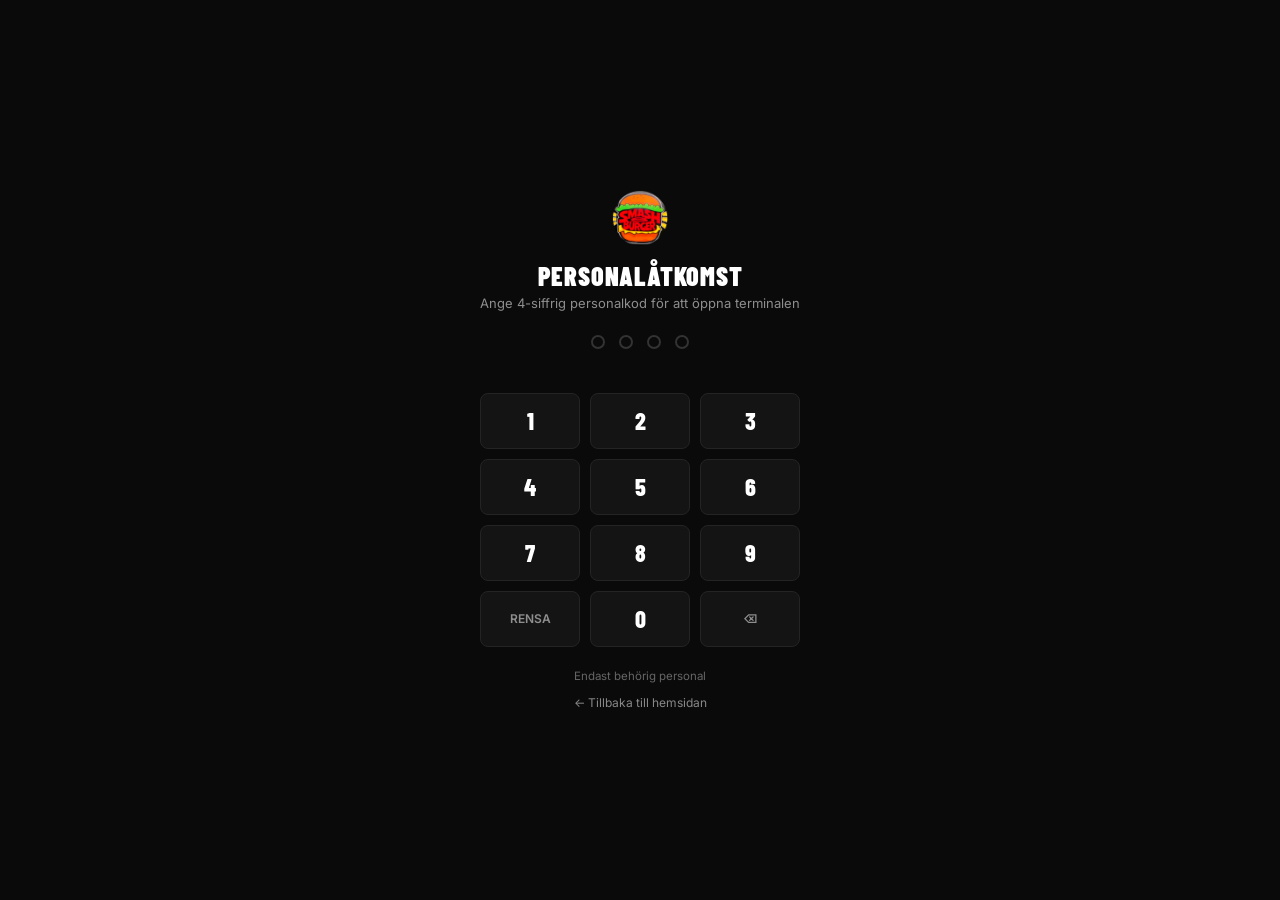
<file: admin/kds.html>
<!DOCTYPE html>
<html lang="sv">
<head>
  <meta charset="UTF-8" />
  <meta name="viewport" content="width=device-width, initial-scale=1.0" />
  <title>Köksskärm / Stekbord (KDS) — Ishak's Smash Burger</title>
  <meta name="robots" content="noindex, nofollow" />
  <link rel="icon" type="image/png" href="../assets/images/logo.png" />
  <link rel="preconnect" href="https://fonts.googleapis.com" />
  <link rel="preconnect" href="https://fonts.gstatic.com" crossorigin />
  <link href="https://fonts.googleapis.com/css2?family=Barlow+Condensed:wght@700;800;900&family=Inter:wght@400;500;600;700;800&display=swap" rel="stylesheet" />
<style>
*,*::before,*::after{box-sizing:border-box;margin:0;padding:0}
:root{
  --bg:#0E0E0E;--surface:#151515;--surface-2:#1C1C1C;--border:#262626;
  --yellow:#FFC000;--accent:#FFC000;
  --text:#F2F2F2;--text-muted:#888888;--text-dim:#555555;
  --font-d:'Barlow Condensed',sans-serif;--font-b:'Inter',system-ui,sans-serif;
}
html,body{
  width:100%;max-width:100%;overflow-x:hidden;
}
body{
  background:var(--bg);color:var(--text);font-family:var(--font-b);
  min-height:100vh;display:flex;flex-direction:column;-webkit-font-smoothing:antialiased;
}
button{cursor:pointer;border:none;background:none;font:inherit;color:inherit}
a{color:inherit;text-decoration:none}

/* TOPBAR */
.kds-header{
  height:68px;background:var(--surface);border-bottom:1px solid var(--border);
  padding:0 24px;display:flex;align-items:center;justify-content:space-between;gap:16px;
  position:sticky;top:0;z-index:100;width:100%;max-width:100%;box-sizing:border-box;
}
.kds-brand{display:flex;align-items:center;gap:12px;min-width:0}
.kds-brand img{width:38px;height:38px;object-fit:contain;flex-shrink:0}
.kds-title{font-family:var(--font-d);font-weight:900;font-size:20px;letter-spacing:1px;text-transform:uppercase}
.kds-sub{font-size:11.5px;color:var(--text-muted);font-weight:500}

.kds-stats{display:flex;align-items:center;gap:20px;flex-shrink:0}
.kds-puck-counter{
  background:var(--surface-2);border:1px solid var(--border);border-radius:4px;
  padding:6px 14px;display:flex;align-items:center;gap:10px;
}
.kds-puck-num{font-family:var(--font-d);font-weight:900;font-size:24px;color:var(--yellow);line-height:1}
.kds-puck-label{font-size:11px;font-weight:600;text-transform:uppercase;color:var(--text-muted);line-height:1.2}

.kds-clock{font-family:var(--font-d);font-weight:800;font-size:22px;letter-spacing:1px;color:var(--text-muted)}
.kds-actions{display:flex;align-items:center;gap:8px;flex-shrink:0}
.kds-btn{
  background:var(--surface-2);border:1px solid var(--border);border-radius:4px;
  padding:8px 14px;font-size:12px;font-weight:600;text-transform:uppercase;letter-spacing:.5px;
  display:inline-flex;align-items:center;gap:7px;transition:all .15s;color:#ccc !important;
  white-space:nowrap;
}
.kds-btn:hover{border-color:#444;color:#fff !important;background:#242424}

.title-short, .btn-text-short, .label-short{display:none}

/* TICKETS GRID */
.kds-grid{
  width:100%;max-width:100%;box-sizing:border-box;
  flex:1;padding:24px;display:grid;
  grid-template-columns:repeat(auto-fill, minmax(320px, 1fr));
  gap:18px;align-content:start;
}

.ticket{
  width:100%;min-width:0;box-sizing:border-box;
  background:var(--surface);border:1px solid var(--border);border-radius:6px;
  display:flex;flex-direction:column;position:relative;overflow:hidden;
}
.ticket::before{
  content:'';position:absolute;top:0;left:0;right:0;height:3px;background:#333;
}
.ticket.status-new::before{background:#666}
.ticket.status-cooking::before{background:var(--yellow)}
.ticket.status-ready::before{background:#3e734c}
.ticket.urgent::before{background:#b84233}

.ticket-header{
  padding:12px 16px;border-bottom:1px solid var(--border);
  display:flex;justify-content:space-between;align-items:center;background:var(--surface-2);
}
.ticket-id{font-family:var(--font-d);font-weight:900;font-size:24px;color:#fff;line-height:1}
.ticket-timer{
  font-family:var(--font-d);font-weight:800;font-size:15px;letter-spacing:.5px;
  padding:3px 8px;border-radius:3px;background:#222;color:var(--text-muted);
}
.timer-warn{color:var(--yellow);background:#241d06}
.timer-urgent{color:#f5b0a6;background:#381512}

.ticket-meta{
  padding:8px 16px;border-bottom:1px solid var(--border);
  font-size:12.5px;display:flex;justify-content:space-between;align-items:center;color:var(--text-muted);
}
.ticket-customer{font-weight:600;color:#ddd}
.ticket-pay-badge{
  font-size:10.5px;font-weight:700;padding:3px 7px;border-radius:3px;text-transform:uppercase;
  background:#202020;color:#aaa;border:1px solid #2e2e2e;white-space:nowrap;
}
.ticket-pay-badge.pay-unverified{background:#241d06;color:var(--yellow);border-color:#594600}
.ticket-pay-badge.pay-verified{background:#142117;color:#8cc999;border-color:#26452e}
.ticket-pay-badge.pay-pickup{background:#1d1d1d;color:#ddd;border-color:#3a3a3a}

.ticket-body{flex:1;padding:14px 16px}
.ticket-item{margin-bottom:12px;padding-bottom:10px;border-bottom:1px solid #1a1a1a}
.ticket-item:last-child{border-bottom:none;margin-bottom:0;padding-bottom:0}
.ticket-item-title{
  display:flex;align-items:flex-start;gap:8px;font-family:var(--font-d);
  font-weight:800;font-size:20px;line-height:1.15;text-transform:uppercase;color:#fff;
}
.ticket-item-qty{color:var(--yellow);font-size:20px;flex-shrink:0}
.ticket-item-mods{font-size:12.5px;color:#999;margin-top:4px;padding-left:22px;line-height:1.4}
.ticket-note{
  background:#1f1908;border-left:2px solid var(--yellow);padding:6px 10px;
  border-radius:2px;font-size:12px;color:#dec578;margin-top:10px;
}

.ticket-footer{
  padding:10px 14px;border-top:1px solid var(--border);
  background:var(--surface-2);display:flex;gap:8px;
}
.btn-kds-action{
  flex:1;font-family:var(--font-d);font-weight:800;font-size:15px;letter-spacing:.5px;
  text-transform:uppercase;padding:10px 12px;border-radius:4px;text-align:center;
  transition:all .15s;
}
.btn-cook{
  background:#1f1908;border:1px solid #4a3a00;color:var(--yellow);
}
.btn-cook:hover{background:#2a220a;border-color:#6e5600}

.btn-ready{
  background:#262626;border:1px solid #3d3d3d;color:#fff;
}
.btn-ready:hover{background:#303030;border-color:#555}

.btn-ping{
  background:#1e1e1e;border:1px solid #383838;color:#fff;
  display:inline-flex;align-items:center;justify-content:center;gap:6px;font-size:14px;
}
.btn-ping:hover{background:#282828;border-color:#555}

.btn-archive{
  background:transparent;border:1px solid #333;color:#888;
  font-size:12px;padding:0 12px;border-radius:4px;font-weight:600;
  text-transform:uppercase;transition:all .15s;
}
.btn-archive:hover{color:#fff;border-color:#555}

@media(max-width:900px) and (min-width:601px){
  .kds-grid{
    grid-template-columns:repeat(2, 1fr);
    padding:14px;
    gap:12px;
  }
}

@media(max-width:768px){
  .title-full, .btn-text-full, .label-full{display:none}
  .title-short, .btn-text-short, .label-short{display:inline}
  .kds-header{height:52px;padding:0 10px;gap:6px;flex-wrap:nowrap}
  .kds-brand{gap:8px}
  .kds-brand img{width:26px;height:26px}
  .kds-title{font-size:14px;white-space:nowrap}
  .kds-sub{display:none}
  .kds-clock{display:none}
  .kds-stats{gap:6px}
  .kds-puck-counter{padding:3px 7px;gap:5px}
  .kds-puck-num{font-size:16px}
  .kds-puck-label{font-size:9px}
  .kds-actions{gap:5px}
  .kds-btn{padding:6px 7px;font-size:11px;gap:4px}
  .ticket-footer{flex-direction:column;gap:8px}
  .btn-kds-action, .btn-archive{width:100%;height:44px;display:flex;align-items:center;justify-content:center;font-size:14px}
  .btn-archive{text-align:center;padding:10px}
}
@media(max-width:400px){
  .kds-brand img{display:none}
  .kds-header{padding:0 8px}
}

@media(max-width:600px){
  .kds-grid{
    grid-template-columns:1fr;
    padding:10px;
    gap:12px;
  }
}
</style>
</head>
<body>

  <header class="kds-header">
    <div class="kds-brand">
      <img src="../assets/images/logo.png" alt="Ishak's Smash Burger" />
      <div>
        <div class="kds-title">
          <span class="title-full">Ishak's · Kök &amp; Stekbord</span>
          <span class="title-short">Ishak's KDS</span>
        </div>
        <div class="kds-sub">Hantverkargatan 5 · Borlänge</div>
      </div>
    </div>

    <div class="kds-stats">
      <div class="kds-puck-counter">
        <div class="kds-puck-num" id="puckCount">0</div>
        <div class="kds-puck-label">
          <span class="label-full">Puckar på<br>stekbordet</span>
          <span class="label-short">Puckar</span>
        </div>
      </div>
      <div class="kds-clock" id="liveClock">--:--:--</div>
    </div>

    <div class="kds-actions">
      <button class="kds-btn" id="soundBtn" onclick="toggleSound()">
        <svg width="14" height="14" fill="none" stroke="currentColor" stroke-width="2" viewBox="0 0 24 24"><polygon points="11 5 6 9 2 9 2 15 6 15 11 19 11 5"/><path d="M15.54 8.46a5 5 0 0 1 0 7.07"/><path d="M19.07 4.93a10 10 0 0 1 0 14.14"/></svg>
        <span class="btn-text-full">Ljud: </span><strong id="soundStatus" style="color:#fff;">PÅ</strong>
      </button>
      <a href="../menu.html" class="kds-btn">
        <span class="btn-text-full">Beställningssida</span><span class="btn-text-short">Meny</span>
      </a>
      <a href="index.html" class="kds-btn">
        <svg width="14" height="14" fill="none" stroke="currentColor" stroke-width="2" viewBox="0 0 24 24"><line x1="19" y1="12" x2="5" y2="12"/><polyline points="12 19 5 12 12 5"/></svg>
        <span class="btn-text-full">Kontrollpanel</span><span class="btn-text-short">Admin</span>
      </a>
      <button type="button" class="kds-btn" onclick="IshakAuth.lock()" title="Lås skärm">
        <svg width="13" height="13" fill="none" stroke="currentColor" stroke-width="2" viewBox="0 0 24 24"><rect x="3" y="11" width="18" height="11" rx="2"/><path d="M7 11V7a5 5 0 0110 0v4"/></svg>
      </button>
    </div>
  </header>

  <main class="kds-grid" id="kdsGrid"></main>

  <script src="../store.js"></script>
  <script src="auth-guard.js"></script>
  <script>
    function escapeHtml(str) {
      return String(str ?? '')
        .replace(/&/g, '&amp;')
        .replace(/</g, '&lt;')
        .replace(/>/g, '&gt;')
        .replace(/"/g, '&quot;')
        .replace(/'/g, '&#39;');
    }

    let soundEnabled = true;
    function playChime() {
      if (!soundEnabled) return;
      try {
        const AudioContext = window.AudioContext || window.webkitAudioContext;
        const ctx = new AudioContext();
        const osc = ctx.createOscillator();
        const gain = ctx.createGain();
        osc.connect(gain);
        gain.connect(ctx.destination);
        osc.type = 'sine';
        osc.frequency.setValueAtTime(587.33, ctx.currentTime);
        osc.frequency.setValueAtTime(880, ctx.currentTime + 0.12);
        gain.gain.setValueAtTime(0.15, ctx.currentTime);
        gain.gain.exponentialRampToValueAtTime(0.001, ctx.currentTime + 0.4);
        osc.start();
        osc.stop(ctx.currentTime + 0.4);
      } catch (e) {}
    }

    function toggleSound() {
      soundEnabled = !soundEnabled;
      document.getElementById('soundStatus').textContent = soundEnabled ? 'PÅ' : 'AV';
      if (soundEnabled) playChime();
    }

    let tickets = [];
    const elapsedMap = {};

    function loadTicketsFromStore() {
      const all = IshakStore.getOrders();
      tickets = all
        .filter(o => o.status === 'new' || o.status === 'cooking' || o.status === 'ready')
        .map(o => ({
          id: o.id,
          customer: o.customer || 'Kund',
          phone: o.phone || '',
          time: o.tid || '',
          pickupTime: o.pickupTime || '',
          total: Number(o.total) || 0,
          paymentStatus: o.paymentStatus || 'verified',
          elapsedSec: elapsedMap[o.id] != null ? elapsedMap[o.id] : (o.elapsedSec || 0),
          pay: (o.kanal || '').toLowerCase().includes('swish') ? 'Swish' : (o.kanal || 'Vid luckan'),
          status: o.status,
          items: o.items || [],
          note: o.note || ''
        }));
    }

    function renderPayBadge(t) {
      if (t.pay === 'Swish') {
        if (t.status === 'new' || t.paymentStatus === 'unverified') {
          return `<span class="ticket-pay-badge pay-unverified">Swish · ${t.total} kr (Stäm av)</span>`;
        }
        return `<span class="ticket-pay-badge pay-verified">Swish · ${t.total} kr ✓</span>`;
      }
      if (t.pay === 'Foodora') {
        return `<span class="ticket-pay-badge">Foodora · ${t.total} kr</span>`;
      }
      return `<span class="ticket-pay-badge pay-pickup">Vid luckan · ${t.total} kr</span>`;
    }

    function calculatePucks() {
      let count = 0;
      tickets.filter(t => t.status === 'cooking' || t.status === 'new').forEach(t => {
        t.items.forEach(it => {
          if (it.name.includes('Smash')) {
            const isDouble = it.mods?.some(m => m.includes('Extra kött') || m.includes('Extra kyckling') || m.includes('Extra halloumi') || m.includes('Dubbel'));
            count += (it.qty * (isDouble ? 3 : 2));
          } else if (it.name.includes('Barn')) {
            count += it.qty * 1;
          }
        });
      });
      document.getElementById('puckCount').textContent = count;
    }

    function renderTickets() {
      loadTicketsFromStore();
      const grid = document.getElementById('kdsGrid');

      if (!tickets.length) {
        grid.innerHTML = '<div style="grid-column:1/-1;text-align:center;padding:48px 20px;color:#777;font-size:15px;">Inga aktiva ordrar på stekbordet just nu.</div>';
        calculatePucks();
        return;
      }

      grid.innerHTML = tickets.map((t, idx) => {
        const minutes = Math.floor(t.elapsedSec / 60);
        const seconds = t.elapsedSec % 60;
        const timeStr = `${minutes}:${seconds < 10 ? '0' : ''}${seconds} min`;

        let timerClass = '';
        if (minutes >= 12) timerClass = 'timer-urgent';
        else if (minutes >= 6) timerClass = 'timer-warn';

        return `
          <div class="ticket status-${escapeHtml(t.status)} ${minutes >= 14 ? 'urgent' : ''}" data-ticket-card="${idx}">
            <div class="ticket-header">
              <div style="display:flex;align-items:baseline;gap:10px;">
                <span class="ticket-id">${escapeHtml(t.id)}</span>
                <a href="../tack.html?order=${encodeURIComponent(String(t.id).replace(/^#/, ''))}" target="_blank" style="font-size:11px;color:#888;font-weight:600;" title="Öppna kundens livespårning">Kundvy ↗</a>
              </div>
              <span class="ticket-timer ${timerClass}" data-ticket-timer="${idx}">${timeStr}</span>
            </div>

            <div class="ticket-meta" style="gap:8px;flex-wrap:wrap;">
              <span class="ticket-customer">${escapeHtml(t.customer)}${t.phone ? ' · <span style="color:#888;font-weight:400">' + escapeHtml(t.phone) + '</span>' : ''}${t.pickupTime && !t.pickupTime.startsWith('Snarast') ? ' · <span style="color:var(--yellow)">' + escapeHtml(t.pickupTime) + '</span>' : ''}</span>
              ${renderPayBadge(t)}
            </div>

            <div class="ticket-body">
              ${t.items.map(it => `
                <div class="ticket-item">
                  <div class="ticket-item-title">
                    <span class="ticket-item-qty">${Number(it.qty) || 1}×</span>
                    <span>${escapeHtml(it.name)}</span>
                  </div>
                  ${it.mods && it.mods.length ? `<div class="ticket-item-mods">${escapeHtml(it.mods.join(' · '))}</div>` : ''}
                </div>
              `).join('')}

              ${t.note ? `<div class="ticket-note">${escapeHtml(t.note)}</div>` : ''}
            </div>

            <div class="ticket-footer">
              ${t.status === 'new' ? `
                <button class="btn-kds-action btn-cook" onclick="setTicketStatus(${idx}, 'cooking')">
                  Bekräfta &amp; tillaga
                </button>
                <button class="btn-archive" onclick="rejectTicket(${idx})" style="color:#d98278;border-color:#421c17;" title="Avvisa ej betald / felaktig order">
                  Avvisa
                </button>
              ` : ''}

              ${t.status === 'cooking' ? `
                <button class="btn-kds-action btn-ready" onclick="setTicketStatus(${idx}, 'ready')">
                  Klar vid luckan
                </button>
              ` : ''}

              ${t.status === 'ready' ? `
                <button class="btn-kds-action btn-ping" onclick="smsCustomer(${idx})">
                  SMS kund
                </button>
                <button class="btn-kds-action btn-ping" onclick="pingCustomer(${idx})">
                  WhatsApp
                </button>
                <button class="btn-archive" onclick="archiveTicket(${idx})" title="Markera som utlämnad">
                  Utlämnad
                </button>
              ` : ''}
            </div>
          </div>
        `;
      }).join('');

      calculatePucks();
    }

    function setTicketStatus(idx, status) {
      const t = tickets[idx];
      if (!t) return;
      IshakStore.updateOrderStatus(t.id, status);
      playChime();
      renderTickets();
    }

    function archiveTicket(idx) {
      const t = tickets[idx];
      if (!t) return;
      IshakStore.updateOrderStatus(t.id, 'klar');
      renderTickets();
    }

    function rejectTicket(idx) {
      const t = tickets[idx];
      if (!t) return;
      IshakStore.updateOrderStatus(t.id, 'avbruten');
      renderTickets();
    }

    function pingCustomer(idx) {
      const t = tickets[idx];
      if (!t) return;
      const s = IshakStore.getSettings();
      const msg = `Hej ${t.customer}! Din beställning ${t.id} hos ${s.name || "Ishak's Smash Burger"} är nu klar att hämtas vid luckan på ${s.address || 'Hantverkargatan 5'}. Välkommen!`;
      window.open(`https://wa.me/${IshakStore.formatSwedishWhatsApp(t.phone)}?text=${encodeURIComponent(msg)}`, '_blank');
    }

    function smsCustomer(idx) {
      const t = tickets[idx];
      if (!t) return;
      const s = IshakStore.getSettings();
      const msg = `Hej ${t.customer}! Din order ${t.id} hos ${s.name || "Ishak's Smash Burger"} är nu klar vid luckan (${s.address || 'Hantverkargatan 5'}). Välkommen!`;
      window.location.href = IshakStore.formatSwedishSMS(t.phone, msg);
    }

    function updateTimers() {
      tickets.forEach((t, idx) => {
        t.elapsedSec++;
        elapsedMap[t.id] = t.elapsedSec;
        const timerEl = document.querySelector(`[data-ticket-timer="${idx}"]`);
        const cardEl = document.querySelector(`[data-ticket-card="${idx}"]`);
        if (!timerEl) return;

        const minutes = Math.floor(t.elapsedSec / 60);
        const seconds = t.elapsedSec % 60;
        timerEl.textContent = `${minutes}:${seconds < 10 ? '0' : ''}${seconds} min`;
        timerEl.className = 'ticket-timer' + (minutes >= 12 ? ' timer-urgent' : minutes >= 6 ? ' timer-warn' : '');
        if (cardEl && minutes >= 14) cardEl.classList.add('urgent');
      });
    }

    function updateClock() {
      const now = new Date();
      document.getElementById('liveClock').textContent = now.toTimeString().split(' ')[0];
    }

    window.addEventListener('storage', (e) => {
      if (e.key === IshakStore.KEYS.ORDERS) {
        const prevCount = tickets.length;
        renderTickets();
        if (tickets.length > prevCount) playChime();
      }
    });
    window.addEventListener('focus', renderTickets);
    document.addEventListener('visibilitychange', () => {
      if (!document.hidden) renderTickets();
    });

    setInterval(updateTimers, 1000);
    setInterval(updateClock, 1000);
    updateClock();
    renderTickets();
  </script>
</body>
</html>
</file>
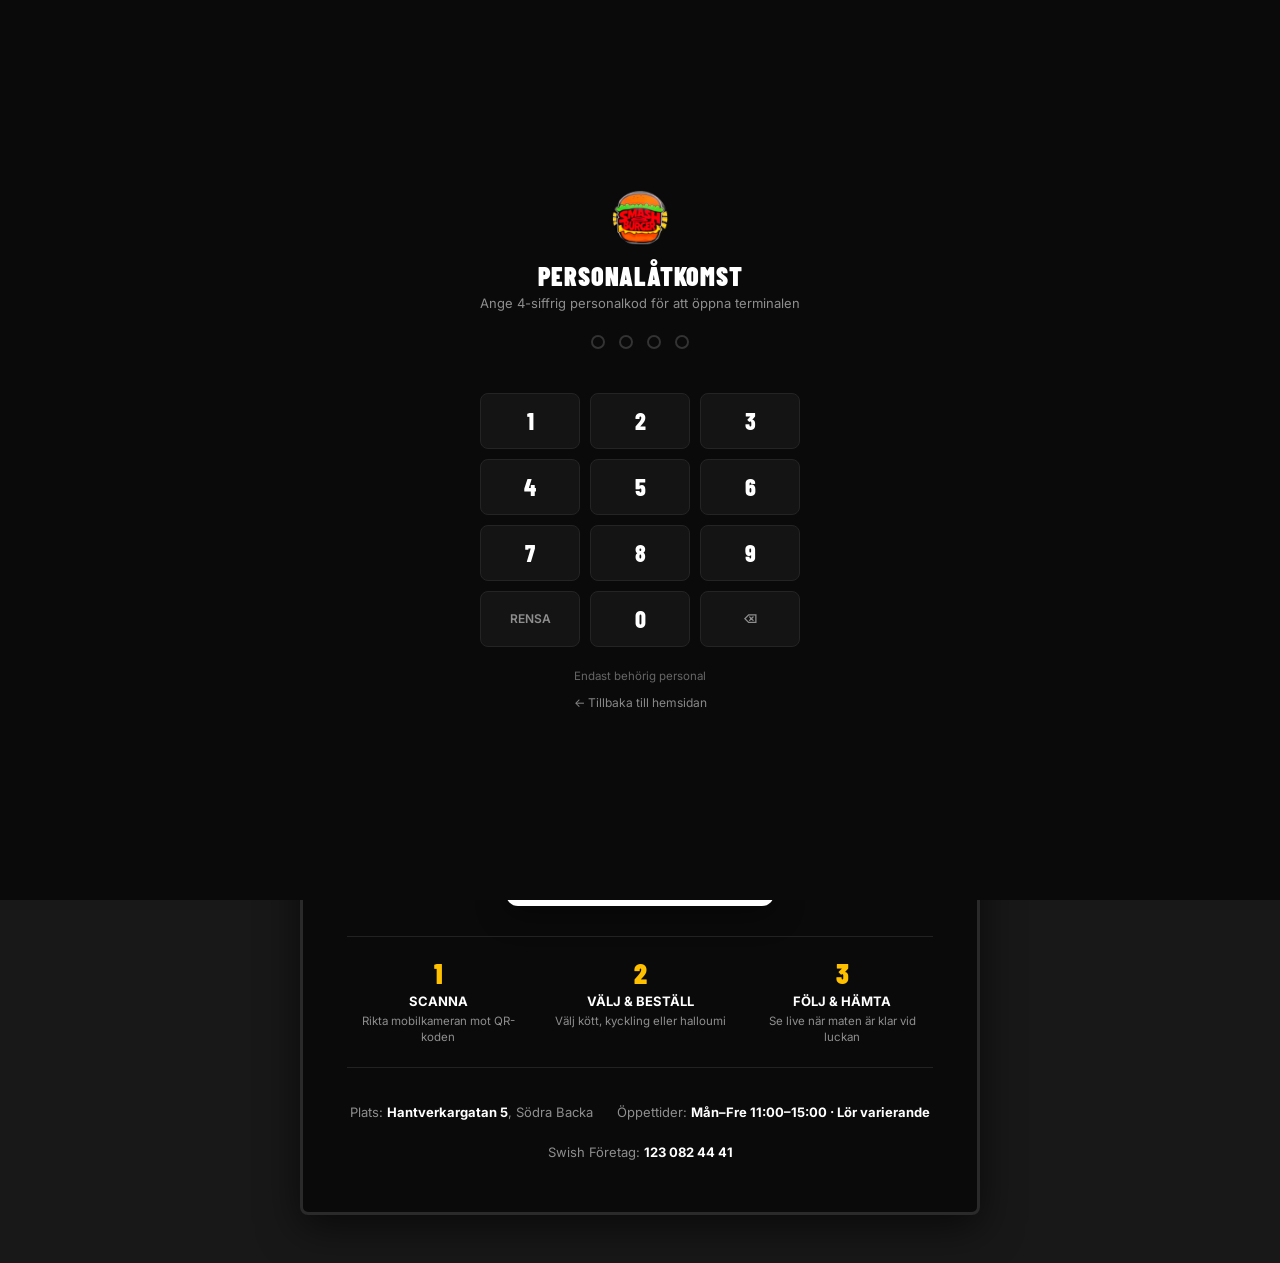
<file: admin/qr.html>
<!DOCTYPE html>
<html lang="sv">
<head>
  <meta charset="UTF-8" />
  <meta name="viewport" content="width=device-width, initial-scale=1.0" />
  <title>Fönsteraffisch &amp; Swish-skylt — Ishak's Smash Burger</title>
  <meta name="robots" content="noindex, nofollow" />
  <link rel="icon" type="image/png" href="../assets/images/logo.png" />
  <link rel="preconnect" href="https://fonts.googleapis.com" />
  <link rel="preconnect" href="https://fonts.gstatic.com" crossorigin />
  <link href="https://fonts.googleapis.com/css2?family=Barlow+Condensed:wght@700;800;900&family=Inter:wght@400;500;600;700&display=swap" rel="stylesheet" />
<style>
*,*::before,*::after{box-sizing:border-box;margin:0;padding:0}
:root{
  --bg:#0A0A0A;--surface:#141414;--border:#2A2A2A;--yellow:#FFC000;--swish:#00A3E0;
  --font-d:'Barlow Condensed',sans-serif;--font-b:'Inter',system-ui,sans-serif;
}
body{
  background:#181818;color:#fff;font-family:var(--font-b);
  padding:32px 20px 48px;display:flex;flex-direction:column;align-items:center;min-height:100vh;
}
button{cursor:pointer;border:none;background:none;font:inherit;color:inherit}

.controls{
  max-width:680px;width:100%;display:flex;justify-content:space-between;align-items:center;gap:12px;margin-bottom:14px;
}
.mode-tabs{
  max-width:680px;width:100%;display:grid;grid-template-columns:1fr 1fr;gap:8px;margin-bottom:22px;
}
.mode-tab{
  background:#111;border:1px solid var(--border);border-radius:6px;padding:11px 14px;
  font-family:var(--font-d);font-weight:800;font-size:15px;text-transform:uppercase;letter-spacing:.5px;
  color:#8E8E8E;text-align:center;transition:all .15s;
}
.mode-tab:hover{color:#fff;border-color:#3a3a3a}
.mode-tab.active{background:#222;color:#fff;border-color:var(--yellow)}

.btn-print{
  background:var(--yellow);color:#000;font-family:var(--font-d);font-weight:900;
  font-size:16px;text-transform:uppercase;letter-spacing:1px;padding:11px 24px;
  border-radius:4px;display:inline-flex;align-items:center;gap:8px;
}
.btn-print:hover{background:#E5AC00}
.btn-back{
  background:#262626;color:#ccc !important;text-decoration:none !important;font-size:13px;font-weight:600;
  padding:10px 16px;border-radius:4px;display:inline-flex;align-items:center;gap:6px;
}
.btn-back:hover{color:#fff !important;background:#303030}

.poster-sheet{
  width:100%;max-width:680px;background:var(--bg);border:3px solid var(--border);
  border-radius:8px;padding:52px 44px;display:flex;flex-direction:column;
  align-items:center;text-align:center;box-shadow:0 12px 40px rgba(0,0,0,0.6);
  position:relative;
}

.poster-logo{
  width:80px;height:80px;object-fit:contain;margin-bottom:14px;
}

.poster-brand-title{
  font-family:var(--font-d);font-weight:900;font-size:34px;
  letter-spacing:1.5px;text-transform:uppercase;line-height:1;margin-bottom:6px;
}
.poster-brand-sub{
  font-size:12.5px;font-weight:700;text-transform:uppercase;letter-spacing:2px;
  color:var(--yellow);margin-bottom:32px;
}

.poster-headline{
  font-family:var(--font-d);font-weight:900;font-size:clamp(38px, 7vw, 54px);
  text-transform:uppercase;line-height:0.95;letter-spacing:0.5px;margin-bottom:14px;
}
.poster-headline span{color:var(--yellow)}
.poster-headline span.swish-accent{color:var(--swish)}

.poster-desc{
  font-size:15px;color:#bbb;line-height:1.6;max-width:480px;margin-bottom:30px;
}

.poster-qr-box{
  background:#fff;border-radius:12px;padding:24px;margin-bottom:30px;
  box-shadow:0 8px 30px rgba(0,0,0,0.4);display:flex;flex-direction:column;
  align-items:center;gap:12px;
}
.poster-qr-svg{
  width:220px;height:220px;display:block;
}
.poster-qr-label{
  color:#000;font-family:var(--font-d);font-weight:900;font-size:17px;
  letter-spacing:0.8px;text-transform:uppercase;
}

.poster-steps{
  display:grid;grid-template-columns:repeat(3, 1fr);gap:20px;
  width:100%;margin-bottom:36px;border-top:1px solid #222;border-bottom:1px solid #222;
  padding:22px 0;text-align:center;
}
.step-num{
  font-family:var(--font-d);font-weight:900;font-size:28px;color:var(--yellow);line-height:1;margin-bottom:6px;
}
.step-title{font-size:13px;font-weight:700;text-transform:uppercase;margin-bottom:4px}
.step-sub{font-size:11.5px;color:#8E8E8E;line-height:1.4}

.poster-footer{
  font-size:13px;color:#8E8E8E;display:flex;gap:24px;flex-wrap:wrap;justify-content:center;
}
.poster-footer strong{color:#fff}

@media(max-width:600px){
  body{padding:14px 10px 32px}
  .controls{flex-direction:column;gap:8px;margin-bottom:10px}
  .mode-tabs{grid-template-columns:1fr;gap:6px;margin-bottom:14px}
  .btn-back, .btn-print{width:100%;justify-content:center;padding:12px 14px;font-size:13px}
  .poster-sheet{padding:28px 14px;box-shadow:none}
  .poster-logo{width:58px;height:58px;margin-bottom:10px}
  .poster-brand-title{font-size:24px}
  .poster-brand-sub{font-size:11px;margin-bottom:18px}
  .poster-headline{font-size:28px !important;line-height:1.05;margin-bottom:10px}
  .poster-desc{font-size:13px;line-height:1.5;margin-bottom:18px}
  .poster-qr-box{padding:14px;margin-bottom:18px}
  .poster-qr-svg{width:168px;height:168px}
  .poster-steps{grid-template-columns:1fr;gap:12px;padding:14px 0;margin-bottom:18px}
  .step-num{font-size:20px;margin-bottom:2px}
  .poster-footer{font-size:12px;gap:8px;flex-direction:column;align-items:center}
}

@media print{
  body{background:#fff;padding:0;min-height:auto}
  .controls, .mode-tabs{display:none}
  .poster-sheet{
    max-width:100%;box-shadow:none;border:none;padding:30px;
    background:#0A0A0A !important;-webkit-print-color-adjust:exact;print-color-adjust:exact;
  }
}
</style>
</head>
<body>

  <div class="controls">
    <a href="index.html" class="btn-back">← Tillbaka till Admin</a>
    <button type="button" class="btn-print" onclick="window.print()">
      <svg width="18" height="18" viewBox="0 0 24 24" fill="none" stroke="currentColor" stroke-width="2"><path d="M6 9V2h12v7M6 18H4a2 2 0 01-2-2v-5a2 2 0 012-2h16a2 2 0 012 2v5a2 2 0 01-2 2h-2"/><rect x="6" y="14" width="12" height="8"/></svg>
      Skriv ut (A4)
    </button>
  </div>

  <div class="mode-tabs">
    <button type="button" class="mode-tab active" id="tabModeMenu" onclick="switchPosterMode('menu')">1. Fönsteraffisch — Beställ Online</button>
    <button type="button" class="mode-tab" id="tabModeSwish" onclick="switchPosterMode('swish')">2. Kassaskylt — Swish vid luckan</button>
  </div>

  <div class="poster-sheet">
    <img src="../assets/images/logo.png" alt="Ishak's Smash Burger" class="poster-logo" />
    <div class="poster-brand-title" id="posterBrandName">Ishak's Smash Burger</div>
    <div class="poster-brand-sub">Södra Backa · Borlänge</div>

    <h1 class="poster-headline" id="posterHeadline">
      Scanna &amp; beställ<br>
      <span>direkt vid luckan</span>
    </h1>

    <p class="poster-desc" id="posterDesc">
      Slipp vänta i kylan — beställ till ordinarie pris (135 kr inkl. pommes &amp; dryck). Scanna QR-koden, välj din burgare och följ din order live i mobilen.
    </p>

    <div class="poster-qr-box">
      <div id="posterQrMount" style="display:flex;justify-content:center;"></div>
      <div class="poster-qr-label" id="posterQrLabel">Öppna menyn i mobilen</div>
    </div>

    <div class="poster-steps" id="posterSteps">
      <div>
        <div class="step-num">1</div>
        <div class="step-title">Scanna</div>
        <div class="step-sub">Rikta mobilkameran mot QR-koden</div>
      </div>
      <div>
        <div class="step-num">2</div>
        <div class="step-title">Välj &amp; Beställ</div>
        <div class="step-sub">Välj kött, kyckling eller halloumi</div>
      </div>
      <div>
        <div class="step-num">3</div>
        <div class="step-title">Följ &amp; Hämta</div>
        <div class="step-sub">Se live när maten är klar vid luckan</div>
      </div>
    </div>

    <div class="poster-footer">
      <div>Plats: <strong id="posterAddress">Hantverkargatan 5</strong>, Södra Backa</div>
      <div>Öppettider: <strong>Mån–Fre 11:00–15:00 · Lör varierande</strong></div>
      <div>Swish Företag: <strong id="posterSwish">123 082 44 41</strong></div>
    </div>
  </div>

  <script src="../qrcode.min.js"></script>
  <script src="../store.js"></script>
  <script src="auth-guard.js"></script>
  <script>
    let currentMode = 'menu';

    function renderPoster() {
      const s = typeof IshakStore !== 'undefined'
        ? IshakStore.getSettings()
        : { name: "Ishak's Smash Burger", address: 'Hantverkargatan 5', swish: '123 082 44 41' };

      document.getElementById('posterBrandName').textContent = s.name || "Ishak's Smash Burger";
      document.getElementById('posterSwish').textContent = s.swish || '123 082 44 41';
      document.getElementById('posterAddress').textContent = s.address || 'Hantverkargatan 5';

      document.getElementById('tabModeMenu').classList.toggle('active', currentMode === 'menu');
      document.getElementById('tabModeSwish').classList.toggle('active', currentMode === 'swish');

      const headline = document.getElementById('posterHeadline');
      const desc = document.getElementById('posterDesc');
      const qrLabel = document.getElementById('posterQrLabel');
      const steps = document.getElementById('posterSteps');
      const mount = document.getElementById('posterQrMount');

      let qrPayload = '';

      if (currentMode === 'menu') {
        headline.innerHTML = 'Scanna &amp; beställ<br><span>direkt vid luckan</span>';
        desc.textContent = 'Slipp vänta i kylan — beställ till ordinarie pris (135 kr inkl. pommes & dryck). Scanna QR-koden, välj din burgare och följ din order live i mobilen.';
        qrLabel.textContent = 'Öppna menyn i mobilen';
        steps.innerHTML = `
          <div><div class="step-num">1</div><div class="step-title">Scanna</div><div class="step-sub">Rikta mobilkameran mot QR-koden</div></div>
          <div><div class="step-num">2</div><div class="step-title">Välj &amp; Beställ</div><div class="step-sub">Välj kött, kyckling eller halloumi</div></div>
          <div><div class="step-num">3</div><div class="step-title">Följ &amp; Hämta</div><div class="step-sub">Se live när maten är klar vid luckan</div></div>
        `;
        qrPayload = window.location.protocol.startsWith('http')
          ? window.location.href.replace(/\/admin\/qr\.html.*$/, '/menu.html')
          : 'https://ishakssmashburger.se/menu.html';
      } else {
        headline.innerHTML = 'Betala enkelt med<br><span class="swish-accent">Swish vid luckan</span>';
        desc.textContent = 'Öppna Swish-appen i mobilen och scanna QR-koden nedan. Mottagaren fylls i automatiskt — ange beloppet och visa betalningen i luckan.';
        qrLabel.textContent = `Swish: ${s.swish || '123 082 44 41'}`;
        steps.innerHTML = `
          <div><div class="step-num">1</div><div class="step-title">Öppna Swish</div><div class="step-sub">Starta Swish-appen och tryck Scanna</div></div>
          <div><div class="step-num">2</div><div class="step-title">Ange belopp</div><div class="step-sub">Mottagare ${s.swish || '123 082 44 41'} är förifyllt</div></div>
          <div><div class="step-num">3</div><div class="step-title">Visa i luckan</div><div class="step-sub">Signera med BankID och hämta din mat</div></div>
        `;
        qrPayload = typeof IshakStore !== 'undefined' && IshakStore.buildSwishQrPayload
          ? IshakStore.buildSwishQrPayload(s.swish, '', 'Ishaks Smash Burger', 6)
          : 'C1230824441;;Ishaks%20Smash%20Burger;6';
      }

      if (mount && typeof qrcode === 'function') {
        const q = qrcode(0, 'M');
        q.addData(qrPayload);
        q.make();
        mount.innerHTML = q.createSvgTag(6, 0);
        const svg = mount.querySelector('svg');
        if (svg) svg.classList.add('poster-qr-svg');
      }
    }

    function switchPosterMode(mode) {
      currentMode = mode;
      renderPoster();
    }

    renderPoster();
    window.addEventListener('storage', (e) => {
      if (typeof IshakStore !== 'undefined' && e.key === IshakStore.KEYS.SETTINGS) renderPoster();
    });
    window.addEventListener('focus', renderPoster);
  </script>
</body>
</html>
</file>
<file: styles.css>
*, *::before, *::after {
  box-sizing: border-box;
  margin: 0;
  padding: 0;
}

:root {
  --bg: #0A0A0A;
  --surface: #121212;
  --surface-2: #181818;
  --border: #222222;
  --ink: #FFFFFF;
  --ink-muted: #8E8E8E;
  --ink-dim: #8E8E8E;
  --yellow: #FFC000;
  --yellow-hover: #E5AC00;
  --font-display: 'Barlow Condensed', sans-serif;
  --font-body: 'Inter', system-ui, sans-serif;
  --nav-h: 64px;
}

body {
  background: var(--bg);
  color: var(--ink);
  font-family: var(--font-body);
  font-size: 15px;
  line-height: 1.5;
  -webkit-font-smoothing: antialiased;
}

a { text-decoration: none; color: inherit; }
button { cursor: pointer; border: none; background: none; font: inherit; }
img { display: block; max-width: 100%; }

h1, h2, h3, h4, .section-title, .hero-clean-title, .about-name, .menu-section-title {
  overflow-wrap: break-word;
  word-break: normal;
}

.container {
  max-width: 1160px;
  margin: 0 auto;
  padding: 0 20px;
}

/* NAV */
.site-nav {
  position: fixed;
  top: 0; left: 0; right: 0;
  height: var(--nav-h);
  background: var(--bg);
  border-bottom: 1px solid var(--border);
  z-index: 900;
  display: flex;
  align-items: center;
  padding: 0 24px;
  gap: 28px;
}

.nav-brand {
  display: flex;
  align-items: center;
  gap: 12px;
}
.nav-brand img { width: 34px; height: 34px; border-radius: 50%; }
.nav-brand-title {
  font-family: var(--font-display);
  font-weight: 900;
  font-size: 20px;
  letter-spacing: 0.5px;
  line-height: 1;
}

.nav-links {
  display: flex;
  align-items: center;
  gap: 20px;
  flex: 1;
  margin-left: 12px;
}
.nav-links a {
  font-size: 13px;
  font-weight: 600;
  text-transform: uppercase;
  letter-spacing: 0.5px;
  color: var(--ink-muted);
}
.nav-links a:hover, .nav-links a.active { color: var(--ink); }

.nav-actions {
  display: flex;
  align-items: center;
  gap: 12px;
}

.btn-nav-order {
  background: var(--yellow);
  color: #000;
  font-family: var(--font-display);
  font-weight: 800;
  font-size: 14px;
  letter-spacing: 0.5px;
  text-transform: uppercase;
  padding: 8px 18px;
  border-radius: 4px;
}
.btn-nav-order:hover { background: var(--yellow-hover); }

.nav-hamburger {
  display: none;
  flex-direction: column;
  gap: 5px;
  padding: 6px;
  color: #fff;
}
.nav-hamburger span {
  display: block;
  width: 20px; height: 2px;
  background: currentColor;
}

@media (max-width: 768px) {
  :root { --nav-h: 58px; }
  .site-nav {
    padding: 0 16px;
    padding-top: env(safe-area-inset-top, 0px);
    height: calc(var(--nav-h) + env(safe-area-inset-top, 0px));
    gap: 12px;
    justify-content: space-between;
  }
  .nav-brand {
    gap: 10px;
    min-width: 0;
    flex-shrink: 1;
  }
  .nav-brand img {
    width: 32px;
    height: 32px;
    flex-shrink: 0;
  }
  .nav-brand-title {
    font-size: 17px;
    letter-spacing: 0.2px;
    white-space: nowrap;
    overflow: hidden;
    text-overflow: ellipsis;
  }
  .nav-actions {
    flex-shrink: 0;
  }
  .nav-hamburger {
    display: flex;
    padding: 8px 4px;
  }
  .btn-nav-order {
    display: none;
  }
  .nav-links {
    display: none;
    position: absolute;
    top: calc(var(--nav-h) + env(safe-area-inset-top, 0px));
    left: 0;
    right: 0;
    background: var(--surface);
    flex-direction: column;
    padding: 18px 20px;
    gap: 16px;
    border-bottom: 1px solid var(--border);
    margin-left: 0;
    box-shadow: 0 12px 32px rgba(0,0,0,0.7);
  }
  .nav-links.open { display: flex; }
}

.page-top { padding-top: calc(var(--nav-h) + env(safe-area-inset-top, 0px)); }

/* HERO */
.hero-clean {
  padding: 64px 0 72px;
  border-bottom: 1px solid var(--border);
}

.hero-clean-grid {
  display: grid;
  grid-template-columns: 1.1fr 0.9fr;
  align-items: center;
  gap: 48px;
}

.hero-clean-tag {
  font-size: 12px;
  font-weight: 700;
  text-transform: uppercase;
  letter-spacing: 1.5px;
  color: var(--yellow);
  margin-bottom: 12px;
}

.hero-clean-title {
  font-family: var(--font-display);
  font-weight: 900;
  font-size: clamp(48px, 6vw, 76px);
  line-height: 0.95;
  text-transform: uppercase;
  letter-spacing: -0.5px;
  margin-bottom: 20px;
}

.hero-clean-desc {
  font-size: 16px;
  color: var(--ink-muted);
  line-height: 1.6;
  max-width: 480px;
  margin-bottom: 32px;
}

.hero-clean-actions {
  display: flex;
  gap: 12px;
  margin-bottom: 36px;
}

.btn-black-yellow {
  display: inline-flex;
  align-items: center;
  justify-content: center;
  background: var(--yellow);
  color: #000;
  font-family: var(--font-display);
  font-weight: 800;
  font-size: 16px;
  letter-spacing: 0.5px;
  text-transform: uppercase;
  padding: 12px 26px;
  border-radius: 4px;
  transition: transform 0.1s ease, background 0.15s ease;
  user-select: none;
  -webkit-tap-highlight-color: transparent;
}
.btn-black-yellow:active { transform: scale(0.97); }
.btn-black-yellow:hover { background: var(--yellow-hover); }

.btn-black-outline {
  display: inline-flex;
  align-items: center;
  justify-content: center;
  background: transparent;
  color: #fff;
  border: 1px solid var(--border);
  font-family: var(--font-display);
  font-weight: 700;
  font-size: 16px;
  letter-spacing: 0.5px;
  text-transform: uppercase;
  padding: 12px 24px;
  border-radius: 4px;
  transition: transform 0.1s ease, border-color 0.15s ease;
  user-select: none;
  -webkit-tap-highlight-color: transparent;
}
.btn-black-outline:active { transform: scale(0.97); }
.btn-black-outline:hover { border-color: #444; }

.hero-clean-meta {
  display: flex;
  gap: 32px;
  border-top: 1px solid var(--border);
  padding-top: 20px;
  font-size: 13px;
  color: var(--ink-muted);
}
.hero-clean-meta strong {
  display: block;
  color: #fff;
  font-size: 14px;
}

.hero-clean-img-wrap {
  border-radius: 8px;
  overflow: hidden;
  border: 1px solid var(--border);
  background: var(--surface);
}
.hero-clean-img-wrap img {
  width: 100%;
  height: 420px;
  object-fit: cover;
}

@media (max-width: 900px) {
  .hero-clean { padding: 24px 0 36px; }
  .hero-clean-grid {
    grid-template-columns: 1fr;
    gap: 20px;
  }
  .hero-clean-title {
    font-size: clamp(30px, 8vw, 42px);
    line-height: 1.05;
    margin-bottom: 12px;
  }
  .hero-clean-desc {
    font-size: 14.5px;
    margin-bottom: 20px;
  }
  .hero-clean-actions {
    flex-direction: column;
    gap: 10px;
    margin-bottom: 20px;
  }
  .hero-clean-actions a {
    width: 100%;
    justify-content: center;
    padding: 14px;
    font-size: 15px;
  }
  .hero-clean-meta {
    flex-direction: column;
    gap: 8px;
    padding-top: 14px;
  }
  .hero-clean-meta div {
    display: flex;
    justify-content: space-between;
    font-size: 13px;
  }
  .hero-clean-meta strong {
    font-size: 13px;
  }
  .hero-clean-img-wrap {
    order: -1;
    border-radius: 6px;
  }
  .hero-clean-img-wrap img {
    height: 220px;
  }
}

/* SECTION */
.section { padding: 64px 0; border-bottom: 1px solid var(--border); }

.section-head {
  margin-bottom: 32px;
}
.section-tag {
  font-size: 11px;
  font-weight: 700;
  text-transform: uppercase;
  letter-spacing: 1.5px;
  color: var(--yellow);
  margin-bottom: 6px;
}
.section-title {
  font-family: var(--font-display);
  font-weight: 900;
  font-size: clamp(26px, 6vw, 44px);
  text-transform: uppercase;
  line-height: 1.05;
}

/* MAP WRAP */
.map-wrap {
  position: relative;
  border-radius: 8px;
  overflow: hidden;
  border: 1px solid var(--border);
  min-height: 400px;
  background: var(--surface);
}
.map-wrap iframe {
  width: 100%;
  height: 100%;
  min-height: 400px;
  border: none;
  display: block;
  filter: invert(90%) hue-rotate(180deg) contrast(95%);
  transition: filter 0.3s ease;
}
.map-wrap:hover iframe {
  filter: invert(90%) hue-rotate(180deg) contrast(90%);
}
.map-overlay-btn {
  position: absolute;
  bottom: 16px;
  left: 16px;
  background: var(--bg);
  border: 1px solid var(--border);
  color: #fff;
  font-family: var(--font-display);
  font-weight: 800;
  font-size: 14px;
  letter-spacing: 0.5px;
  text-transform: uppercase;
  padding: 10px 18px;
  border-radius: 4px;
  display: inline-flex;
  align-items: center;
  gap: 8px;
  z-index: 10;
  box-shadow: 0 4px 12px rgba(0,0,0,0.5);
}
.map-overlay-btn:hover { background: var(--surface-2); border-color: #444; }

/* ABOUT SPLIT & ZIGZAG */
.about-grid-zigzag {
  display: flex;
  flex-direction: column;
  gap: 56px;
}

.about-split {
  display: grid;
  grid-template-columns: 1.1fr 1fr;
  gap: 48px;
  align-items: center;
}

.about-split.reverse {
  grid-template-columns: 1fr 1.1fr;
}

.about-split.reverse .about-photo {
  order: 2;
}

.about-split.reverse .about-text {
  order: 1;
}

.about-photo {
  border-radius: 12px;
  overflow: hidden;
  border: 1px solid var(--border);
  background: var(--surface);
}

.about-photo img {
  width: 100%;
  aspect-ratio: 4 / 3;
  object-fit: cover;
  object-position: center 25%;
  display: block;
}

.about-split.reverse .about-photo img {
  object-position: center 45%;
}

.about-role {
  font-size: 11px;
  font-weight: 700;
  text-transform: uppercase;
  letter-spacing: 1.5px;
  color: var(--yellow);
  margin-bottom: 6px;
}

.about-name {
  font-family: var(--font-display);
  font-weight: 900;
  font-size: clamp(26px, 3vw, 34px);
  text-transform: uppercase;
  letter-spacing: 0.5px;
  margin-bottom: 14px;
  line-height: 1.1;
}

.about-text p {
  font-size: 15px;
  color: var(--ink-muted);
  line-height: 1.7;
  margin-bottom: 14px;
}
.about-text p:last-child {
  margin-bottom: 0;
}
.about-text p strong { color: #fff; }

@media (max-width: 800px) {
  .about-grid-zigzag { gap: 40px; }
  .about-split,
  .about-split.reverse {
    grid-template-columns: 1fr;
    gap: 20px;
  }
  .about-split.reverse .about-photo { order: 1; }
  .about-split.reverse .about-text { order: 2; }
  .about-photo img {
    aspect-ratio: 16 / 10;
    object-position: center 20%;
  }
  .about-split.reverse .about-photo img {
    object-position: center 45%;
  }
}

/* INFO ROW */
.quick-info-row {
  display: grid;
  grid-template-columns: repeat(3, 1fr);
  gap: 24px;
}
.quick-info-col {
  background: var(--surface);
  border: 1px solid var(--border);
  border-radius: 6px;
  padding: 24px;
}
.quick-info-label {
  font-size: 11px;
  font-weight: 700;
  text-transform: uppercase;
  letter-spacing: 1px;
  color: var(--yellow);
  margin-bottom: 8px;
}
.quick-info-val {
  font-size: 15px;
  color: #fff;
  line-height: 1.5;
}
.quick-info-val a { color: #fff; }

@media (max-width: 768px) {
  .quick-info-row { grid-template-columns: 1fr; }
}

/* FOOTER */
.site-footer {
  padding: 48px 0 32px;
  background: var(--bg);
}
.footer-row {
  display: flex;
  justify-content: space-between;
  align-items: center;
  flex-wrap: wrap;
  gap: 20px;
  padding-bottom: 24px;
  border-bottom: 1px solid var(--border);
  margin-bottom: 24px;
}
@media (max-width: 600px) {
  .footer-row {
    flex-direction: column;
    align-items: flex-start;
    gap: 16px;
  }
  .footer-row > div:last-child {
    flex-wrap: wrap;
    gap: 12px 18px;
  }
}
.footer-copy { font-size: 12px; color: var(--ink-muted); }

/* MENU PAGE */
.menu-layout {
  display: grid;
  grid-template-columns: 1fr 340px;
  min-height: calc(100vh - var(--nav-h));
}

.menu-main {
  min-width: 0;
  padding: 32px 28px 80px;
}

.category-tabs {
  position: sticky;
  top: calc(var(--nav-h) + env(safe-area-inset-top, 0px));
  background: var(--bg);
  border-bottom: 1px solid var(--border);
  z-index: 100;
  overflow-x: auto;
  scrollbar-width: none;
  -webkit-overflow-scrolling: touch;
  scroll-behavior: smooth;
}
.category-tabs::-webkit-scrollbar { display: none; }
.category-tabs-inner {
  display: flex;
  gap: 4px;
  padding: 0 24px;
}
.cat-tab {
  font-family: var(--font-display);
  font-weight: 800;
  font-size: 15px;
  letter-spacing: 0.5px;
  text-transform: uppercase;
  color: var(--ink-muted);
  padding: 16px 16px;
  border-bottom: 2px solid transparent;
  white-space: nowrap;
  transition: color 0.15s ease, border-color 0.15s ease;
}
.cat-tab.active {
  color: #fff;
  border-color: var(--yellow);
}

.menu-section {
  margin-bottom: 48px;
}

.menu-section-title {
  font-family: var(--font-display);
  font-weight: 900;
  font-size: 28px;
  text-transform: uppercase;
  letter-spacing: 0.5px;
  margin-bottom: 6px;
  color: #fff;
}

.menu-section-desc {
  font-size: 13px;
  color: var(--ink-muted);
  margin-bottom: 18px;
}

.dish-grid {
  display: grid;
  grid-template-columns: repeat(3, 1fr);
  gap: 16px;
}

.dish-card {
  background: var(--surface);
  border: 1px solid var(--border);
  border-radius: 6px;
  overflow: hidden;
  display: flex;
  flex-direction: column;
  cursor: pointer;
}
.dish-card:hover { border-color: #333; }

.dish-card-img {
  width: 100%;
  height: 200px;
  object-fit: cover;
}

.dish-card-body {
  padding: 16px;
  display: flex;
  flex-direction: column;
  flex: 1;
}

.dish-card-name {
  font-family: var(--font-display);
  font-weight: 800;
  font-size: 20px;
  text-transform: uppercase;
  margin-bottom: 4px;
}

.dish-card-desc {
  font-size: 12.5px;
  color: var(--ink-muted);
  line-height: 1.5;
  flex: 1;
  margin-bottom: 16px;
}

.dish-card-footer {
  display: flex;
  align-items: center;
  justify-content: space-between;
  padding-top: 12px;
  border-top: 1px solid var(--border);
}

.dish-price {
  font-family: var(--font-display);
  font-weight: 800;
  font-size: 20px;
  color: var(--yellow);
}

.dish-add-btn {
  background: #222;
  color: #fff;
  font-family: var(--font-display);
  font-weight: 700;
  font-size: 12px;
  letter-spacing: 0.5px;
  text-transform: uppercase;
  padding: 6px 12px;
  border-radius: 4px;
}
.dish-card:hover .dish-add-btn { background: var(--yellow); color: #000; }
.dish-card.paused { opacity: 0.45; cursor: not-allowed; }
.dish-card.paused:hover { border-color: var(--border); }
.dish-card.paused .dish-add-btn { background: #1a1a1a; color: #777; pointer-events: none; }
.dish-paused-badge {
  display: inline-block;
  font-size: 11px;
  font-weight: 700;
  text-transform: uppercase;
  letter-spacing: 0.5px;
  color: #f5b0a6;
  margin-bottom: 6px;
}
.orders-paused-banner {
  background: #1f1908;
  border: 1px solid #4a3a00;
  border-radius: 6px;
  padding: 14px 18px;
  margin-bottom: 24px;
  font-size: 13.5px;
  color: #f0d788;
}

@media (max-width: 1100px) {
  .dish-grid { grid-template-columns: repeat(2, 1fr); }
}
@media (max-width: 768px) {
  .menu-layout { grid-template-columns: 1fr; }
  .dish-grid { grid-template-columns: repeat(2, 1fr); }
  .dish-card-img { height: 160px; }
  .menu-main { padding: 20px 16px 110px; }
}
@media (max-width: 500px) {
  .dish-grid { grid-template-columns: 1fr; }
  .dish-card-img { height: 200px; }
}

/* CART SIDEBAR */
.cart-sidebar {
  position: sticky;
  top: calc(var(--nav-h) + env(safe-area-inset-top, 0px));
  height: calc(100vh - var(--nav-h) - env(safe-area-inset-top, 0px));
  background: var(--surface);
  border-left: 1px solid var(--border);
  display: flex;
  flex-direction: column;
}

.cart-header {
  padding: 20px;
  border-bottom: 1px solid var(--border);
}
.cart-type-badge {
  font-family: var(--font-display);
  font-weight: 800;
  font-size: 14px;
  text-transform: uppercase;
  letter-spacing: 0.5px;
  color: var(--yellow);
}
.cart-time-note {
  font-size: 12px;
  color: var(--ink-muted);
  margin-top: 4px;
}

.cart-items {
  flex: 1;
  overflow-y: auto;
  padding: 16px 20px;
}

.cart-empty {
  display: flex;
  flex-direction: column;
  align-items: center;
  justify-content: center;
  height: 100%;
  color: var(--ink-muted);
  text-align: center;
  padding: 24px;
}
.cart-empty svg { width: 32px; height: 32px; opacity: 0.3; margin-bottom: 8px; }

.cart-line {
  display: flex;
  justify-content: space-between;
  align-items: flex-start;
  padding: 12px 0;
  border-bottom: 1px solid var(--border);
  gap: 12px;
}
.cart-line:last-child { border-bottom: none; }
.cart-line-info { flex: 1; font-size: 13px; }
.cart-line-name { font-weight: 600; }
.cart-line-mods { font-size: 11px; color: var(--ink-muted); margin-top: 2px; }
.cart-line-right { display: flex; align-items: center; gap: 8px; }
.cart-line-price { font-weight: 700; color: #fff; font-size: 13px; }
.cart-del-btn { color: var(--ink-muted); font-size: 16px; padding: 0 4px; }
.cart-del-btn:hover { color: #fff; }

.cart-line-qty {
  display: flex;
  align-items: center;
  gap: 6px;
}
.qty-btn {
  width: 26px;
  height: 26px;
  background: var(--surface-2);
  border: 1px solid var(--border);
  border-radius: 4px;
  color: #fff;
  font-size: 14px;
  font-weight: 700;
  display: inline-flex;
  align-items: center;
  justify-content: center;
  cursor: pointer;
  transition: all .15s;
}
.qty-btn:hover {
  border-color: var(--yellow);
  color: var(--yellow);
}
.qty-num {
  min-width: 18px;
  text-align: center;
  font-weight: 700;
  font-size: 13px;
  color: #fff;
}

.cart-footer {
  padding: 20px;
  border-top: 1px solid var(--border);
  background: var(--surface-2);
}
.cart-total-row {
  display: flex;
  justify-content: space-between;
  font-weight: 700;
  font-size: 16px;
  margin-bottom: 16px;
}
.cart-total-row span:last-child { color: var(--yellow); font-size: 18px; }

.btn-kassa {
  width: 100%;
  background: var(--yellow);
  color: #000;
  font-family: var(--font-display);
  font-weight: 900;
  font-size: 18px;
  letter-spacing: 0.5px;
  text-transform: uppercase;
  padding: 12px;
  border-radius: 4px;
  text-align: center;
  display: block;
}
.btn-kassa:disabled { background: #333; color: #666; cursor: not-allowed; }

/* MOBILE TRIGGER (Strictly mobile) */
.cart-mobile-trigger {
  display: none;
}
@media (max-width: 768px) {
  .cart-sidebar { display: none; }
  .cart-mobile-trigger.has-items {
    display: flex;
    position: fixed;
    bottom: max(16px, env(safe-area-inset-bottom, 16px));
    left: 16px;
    right: 16px;
    background: var(--yellow);
    color: #000;
    font-family: var(--font-display);
    font-weight: 800;
    font-size: 15px;
    letter-spacing: 0.5px;
    text-transform: uppercase;
    padding: 13px 18px;
    border-radius: 6px;
    justify-content: space-between;
    align-items: center;
    z-index: 800;
    box-shadow: 0 4px 16px rgba(0,0,0,0.4);
  }
}
@media (min-width: 769px) {
  .cart-mobile-trigger { display: none !important; }
}

/* MODALS */
.modal-overlay {
  position: fixed; inset: 0;
  background: rgba(0,0,0,0.8);
  z-index: 1000;
  display: flex; align-items: center; justify-content: center;
  padding: 20px;
  opacity: 0; pointer-events: none;
  transition: opacity 0.15s;
}
.modal-overlay.open { opacity: 1; pointer-events: auto; }

.modal-sheet {
  background: var(--surface);
  border: 1px solid var(--border);
  border-radius: 8px;
  width: 100%; max-width: 480px; max-height: 90svh;
  display: flex; flex-direction: column; overflow: hidden;
  position: relative;
}
.modal-sheet-img { width: 100%; height: 220px; object-fit: cover; }
.modal-body { padding: 20px; overflow-y: auto; flex: 1; }
.modal-name {
  font-family: var(--font-display);
  font-weight: 800; font-size: 24px; text-transform: uppercase; margin-bottom: 4px;
}
.modal-desc { font-size: 13px; color: var(--ink-muted); margin-bottom: 16px; }
.modal-price { font-family: var(--font-display); font-weight: 800; font-size: 22px; color: var(--yellow); margin-bottom: 16px; }

.modal-opt-group { margin-bottom: 16px; }
.modal-opt-label { font-size: 11px; font-weight: 700; text-transform: uppercase; color: var(--yellow); margin-bottom: 8px; }
.modal-opts { display: flex; flex-direction: column; gap: 6px; }
.modal-opt {
  display: flex; align-items: center; gap: 10px;
  padding: 10px 12px; background: var(--bg); border: 1px solid var(--border); border-radius: 4px;
  font-size: 13px; cursor: pointer;
}
.modal-opt.selected { border-color: var(--yellow); }
.modal-opt-name { flex: 1; }
.modal-opt-price { color: var(--yellow); font-weight: 600; font-size: 12px; }

.modal-footer {
  padding: 16px 20px;
  border-top: 1px solid var(--border);
  background: var(--surface-2);
  display: flex; gap: 12px;
}
.modal-qty-ctrl {
  display: flex; align-items: center; gap: 8px;
  border: 1px solid var(--border); border-radius: 4px; padding: 4px;
}
.modal-qty-btn { width: 28px; height: 28px; font-size: 16px; color: #fff; }
.modal-qty-num { min-width: 20px; text-align: center; font-weight: 600; font-size: 14px; }
.btn-add-modal {
  flex: 1; background: var(--yellow); color: #000;
  font-family: var(--font-display); font-weight: 800; font-size: 16px;
  text-transform: uppercase; padding: 10px; border-radius: 4px;
  display: flex; justify-content: center; align-items: center; gap: 8px;
}

.modal-close-btn {
  position: absolute; top: 10px; right: 10px;
  width: 32px; height: 32px; border-radius: 50%;
  background: rgba(0,0,0,0.6); color: #fff; font-size: 18px;
}

/* CHECKOUT */
.checkout-modal {
  position: fixed; inset: 0; background: rgba(0,0,0,0.85);
  z-index: 1100; display: flex; align-items: center; justify-content: center;
  padding: 20px; opacity: 0; pointer-events: none; transition: opacity 0.15s;
}
.checkout-modal.open { opacity: 1; pointer-events: auto; }
.checkout-sheet {
  background: var(--surface); border: 1px solid var(--border); border-radius: 8px;
  width: 100%; max-width: 440px; max-height: 90svh; overflow-y: auto; padding: 28px;
}
.checkout-sheet h2 {
  font-family: var(--font-display); font-weight: 800; font-size: 24px; text-transform: uppercase; margin-bottom: 20px;
}
.form-group { margin-bottom: 14px; }
.form-label { display: block; font-size: 11px; font-weight: 700; text-transform: uppercase; color: var(--yellow); margin-bottom: 6px; }
.form-control {
  width: 100%; background: var(--bg); border: 1px solid var(--border); border-radius: 4px;
  color: #fff; font-family: var(--font-body); font-size: 16px; padding: 10px 12px; outline: none;
}
.form-control:focus { border-color: var(--yellow); }

.checkout-item {
  display: flex;
  justify-content: space-between;
  align-items: center;
  gap: 10px;
  padding: 10px 0;
  border-bottom: 1px solid var(--border);
  font-size: 13.5px;
}
.checkout-item:last-child { border-bottom: none; }
.checkout-item-left { display: flex; align-items: flex-start; gap: 10px; flex: 1; min-width: 0; }
.checkout-item-name { font-weight: 600; color: #fff; }
.checkout-item-mods { font-size: 11px; color: var(--ink-muted); margin-top: 2px; }
.checkout-item-price { font-weight: 700; color: var(--yellow); white-space: nowrap; }

.payment-tabs {
  display: grid;
  grid-template-columns: 1fr 1fr;
  gap: 8px;
  margin-bottom: 16px;
}
@media (max-width: 440px) {
  .payment-tabs {
    grid-template-columns: 1fr;
  }
}
.pay-tab {
  display: flex;
  align-items: center;
  justify-content: center;
  gap: 8px;
  padding: 10px;
  background: var(--bg);
  border: 1px solid var(--border);
  border-radius: 4px;
  font-size: 12.5px;
  font-weight: 700;
  color: var(--ink-muted);
  cursor: pointer;
  transition: all .15s;
}
.pay-tab.active {
  background: var(--surface-2);
  border-color: var(--yellow);
  color: #fff;
}

.swish-card {
  background: #0f1c24;
  border: 1px solid #1a3d52;
  border-radius: 6px;
  padding: 16px;
  margin-bottom: 18px;
  display: flex;
  flex-direction: column;
  gap: 12px;
}
.swish-card-header {
  display: flex;
  align-items: center;
  justify-content: space-between;
}
.swish-badge {
  display: flex;
  align-items: center;
  gap: 6px;
  color: #00A3E0;
  font-family: var(--font-display);
  font-weight: 800;
  font-size: 15px;
  letter-spacing: 0.5px;
  text-transform: uppercase;
}
.swish-qr-section {
  display: flex;
  flex-direction: column;
  align-items: center;
  gap: 6px;
}
.swish-qr-caption {
  font-size: 11px;
  color: #88a4b8;
}
.swish-qr-wrap {
  display: flex;
  align-items: center;
  justify-content: center;
  background: #fff;
  border-radius: 6px;
  padding: 12px;
  width: 140px;
  height: 140px;
  margin: 0 auto;
}
.swish-qr-wrap svg {
  width: 100%;
  height: 100%;
}
@media (max-width: 640px) {
  .swish-qr-section {
    display: none;
  }
}
.swish-meta {
  font-size: 12.5px;
  color: #a0b8c8;
  line-height: 1.6;
  text-align: center;
}
.swish-meta strong {
  color: #fff;
}
.btn-copy-swish {
  width: 100%;
  background: rgba(0, 163, 224, 0.12);
  border: 1px solid rgba(0, 163, 224, 0.35);
  color: #7bd5f7;
  font-size: 12.5px;
  font-weight: 600;
  padding: 9px 12px;
  border-radius: 4px;
  display: flex;
  align-items: center;
  justify-content: center;
  gap: 7px;
  transition: background .15s, border-color .15s;
}
.btn-copy-swish:hover {
  background: rgba(0, 163, 224, 0.2);
  border-color: rgba(0, 163, 224, 0.55);
}
.btn-swish-pay {
  width: 100%;
  background: #00A3E0;
  color: #fff;
  font-family: var(--font-display);
  font-weight: 800;
  font-size: 16px;
  text-transform: uppercase;
  letter-spacing: 0.5px;
  padding: 12px;
  border-radius: 4px;
  display: flex;
  align-items: center;
  justify-content: center;
  gap: 8px;
  cursor: pointer;
  transition: background .15s;
}
.btn-swish-pay:hover {
  background: #008cc2;
}
.btn-swish-pay.processing {
  background: #555;
  cursor: wait;
}
.btn-swish-pay.success {
  background: #2e7d32;
}

.swish-box {
  background: var(--surface-2); border: 1px solid var(--border); border-radius: 4px;
  padding: 14px; margin-bottom: 18px; font-size: 12.5px; color: var(--ink-muted); line-height: 1.6;
}
.swish-box strong { color: #fff; }

.btn-whatsapp {
  display: flex; align-items: center; justify-content: center; gap: 8px;
  background: #25D366; color: #fff; font-weight: 700; font-size: 14px; padding: 12px; border-radius: 4px;
}
.btn-whatsapp svg { width: 18px; height: 18px; }

.toast {
  position: fixed; bottom: 20px; left: 50%; transform: translateX(-50%) translateY(60px);
  background: #222; border: 1px solid #333; border-radius: 4px;
  padding: 10px 18px; font-size: 13px; font-weight: 600; z-index: 2000;
  opacity: 0; transition: transform 0.2s, opacity 0.2s;
}
.toast.show { transform: translateX(-50%) translateY(0); opacity: 1; }

@media (max-width: 480px) {
  .section { padding: 44px 0; }
  .section-head { margin-bottom: 22px; }
  .modal-overlay { padding: 12px; }
  .modal-sheet { max-height: 94svh; }
  .modal-body { padding: 16px; }
  .modal-footer { padding: 12px 14px; gap: 8px; }
  .checkout-sheet { padding: 20px 14px; max-height: 94svh; }
}
</file>
